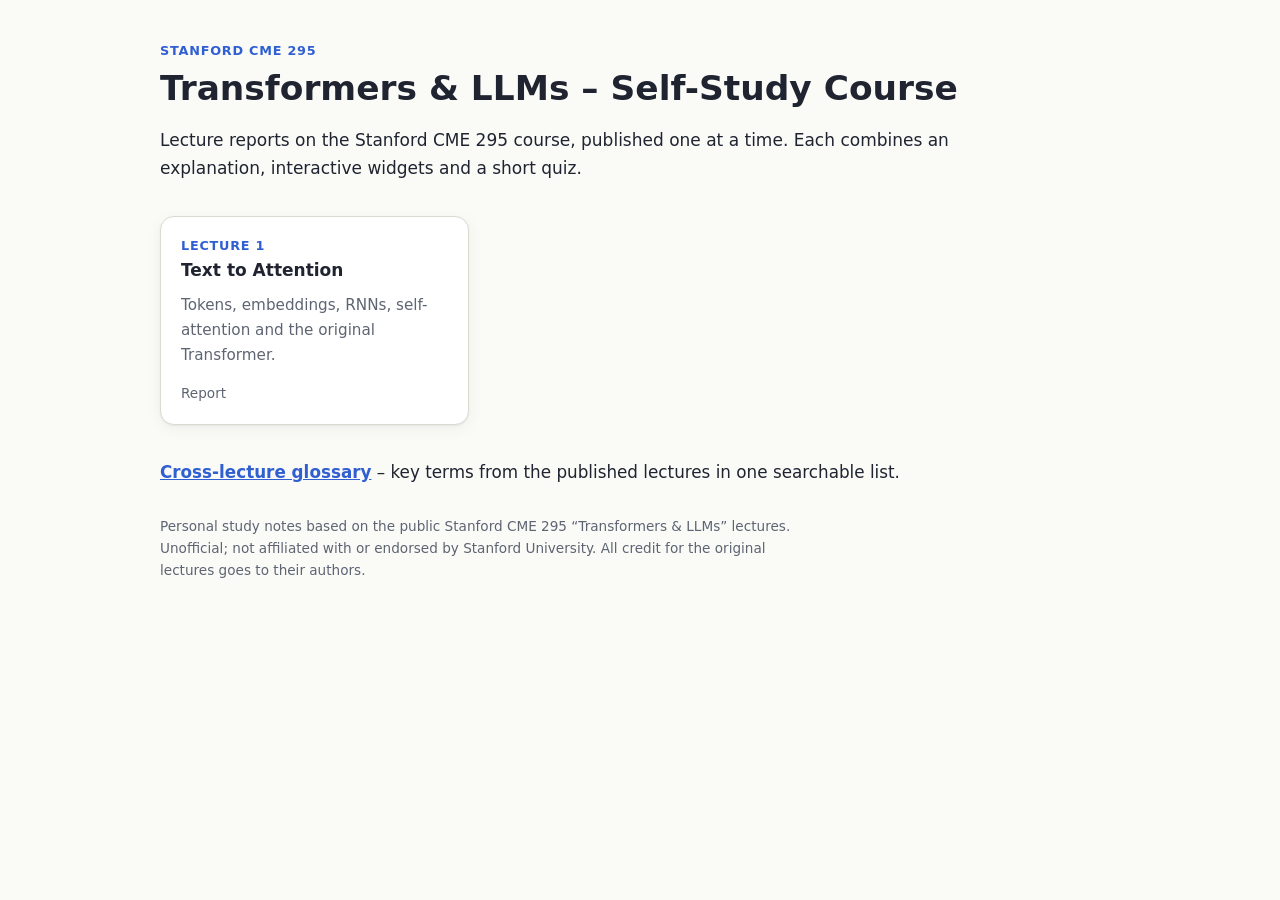
<file: index.html>
<!doctype html>
<html lang="en">
<head>
<link rel="icon" href="data:,">
<meta charset="utf-8">
<meta name="viewport" content="width=device-width, initial-scale=1">
<title>CME 295 – Transformers &amp; LLMs Self-Study</title>
<meta name="description" content="Lecture reports on the Stanford CME 295 Transformers &amp; LLMs course.">
<link rel="stylesheet" href="assets/course.css">
<style>
 main.home{max-width:1000px;margin:0 auto;padding:40px 20px 80px}
 .lecs{display:grid;grid-template-columns:repeat(auto-fill,minmax(280px,1fr));gap:16px}
 a.lec{display:block;color:inherit;text-decoration:none;margin:0}
 a.lec:hover{border-color:var(--accent)}
 a.lec .num{color:var(--accent);font-weight:700;font-size:.8rem;letter-spacing:.06em;text-transform:uppercase}
 a.lec p{color:var(--muted);font-size:.95rem;margin:6px 0 10px}
 a.lec .meta{font-size:.85rem;color:var(--muted)}
</style>
</head>
<body>
<main class="home">
  <header class="hero">
    <div class="kicker">Stanford CME 295</div>
    <h1>Transformers &amp; LLMs – Self-Study Course</h1>
    <p>Lecture reports on the Stanford CME 295 course, published one at a time. Each combines an explanation, interactive widgets and a short quiz.</p>
  </header>
  <div class="lecs">
  <a class="card lec" href="Lecture_1/Lecture_1_report.html">
    <div class="num">Lecture 1</div>
    <div class="cardtitle">Text to Attention</div>
    <p>Tokens, embeddings, RNNs, self-attention and the original Transformer.</p>
    <span class="meta">Report</span>
  </a>
  </div>
  <p style="margin-top:34px;font-size:1.05rem"><a href="glossary.html"><b>Cross-lecture glossary</b></a> – key terms from the published lectures in one searchable list.</p>

  <p style="color:var(--muted);font-size:.85rem;margin-top:28px">Personal study notes based on the public Stanford CME 295 &ldquo;Transformers &amp; LLMs&rdquo; lectures. Unofficial; not affiliated with or endorsed by Stanford University. All credit for the original lectures goes to their authors.</p>
</main>
</body>
</html>
</file>
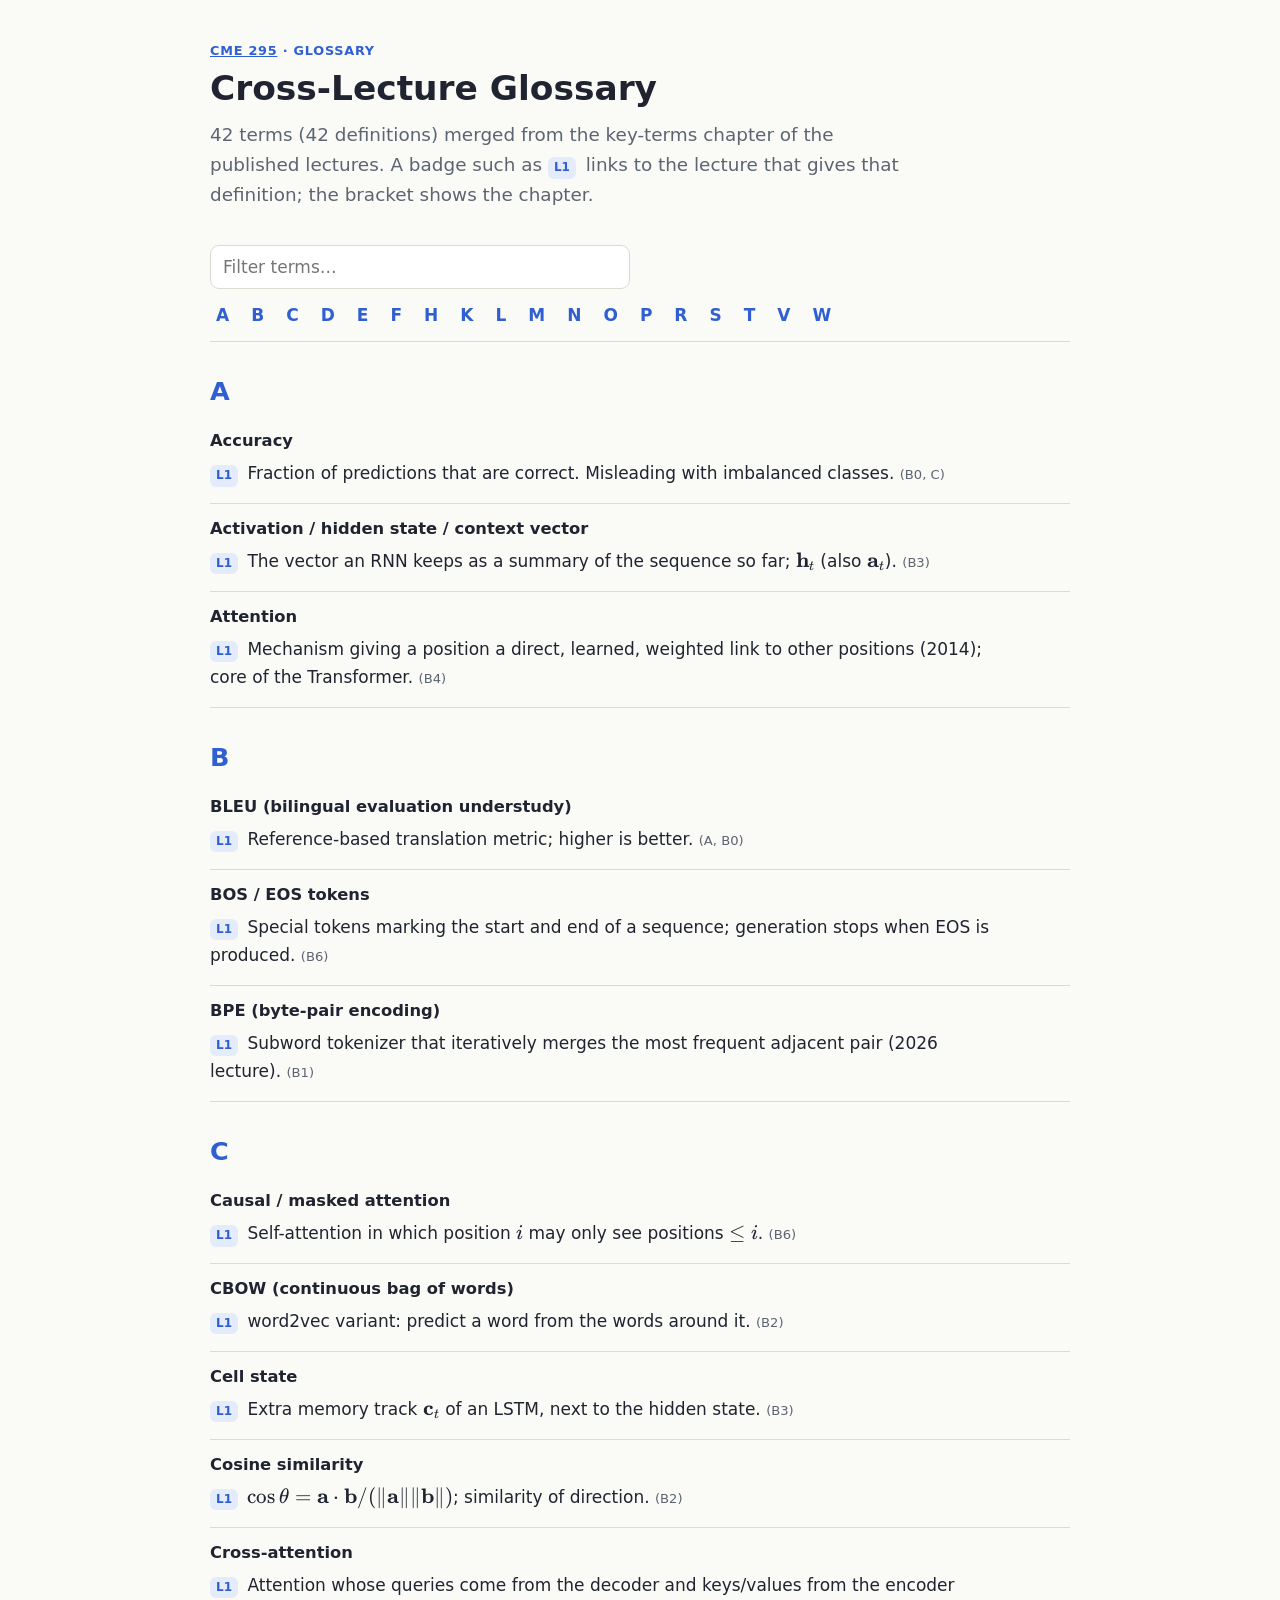
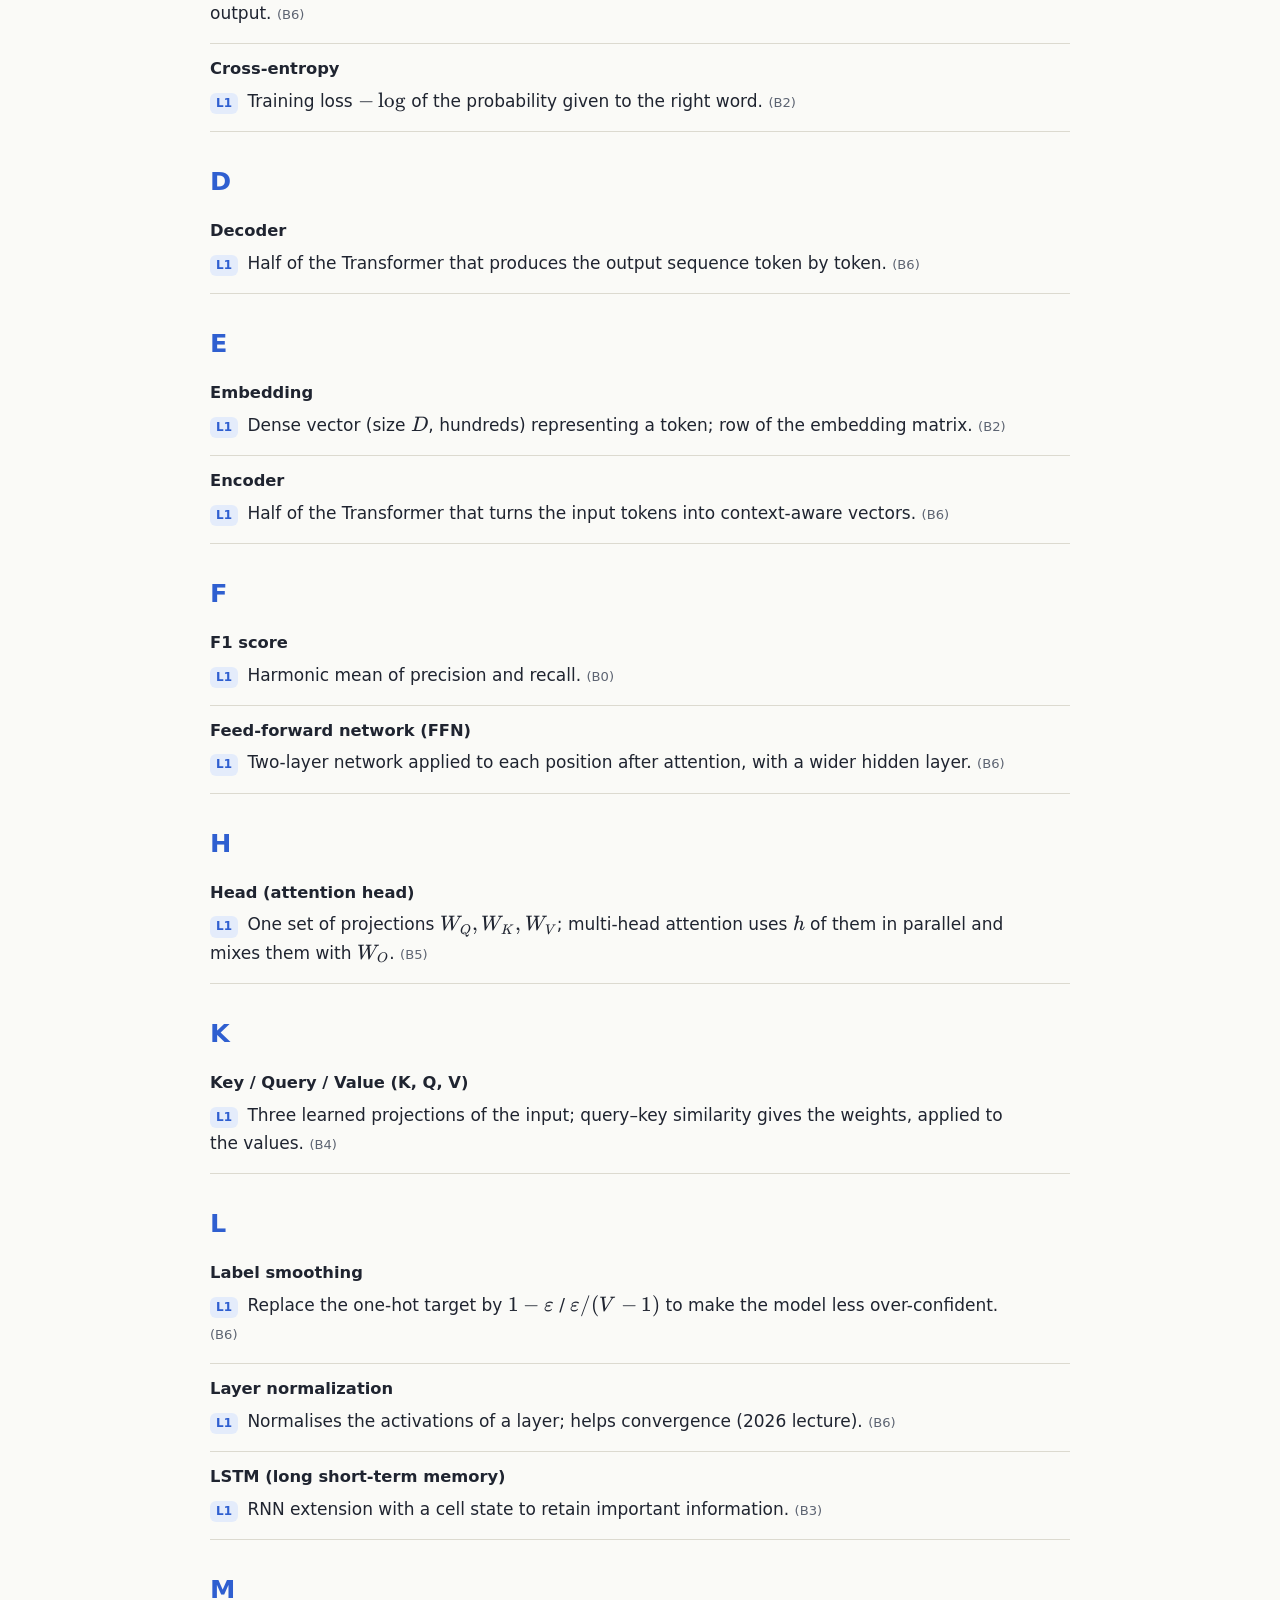
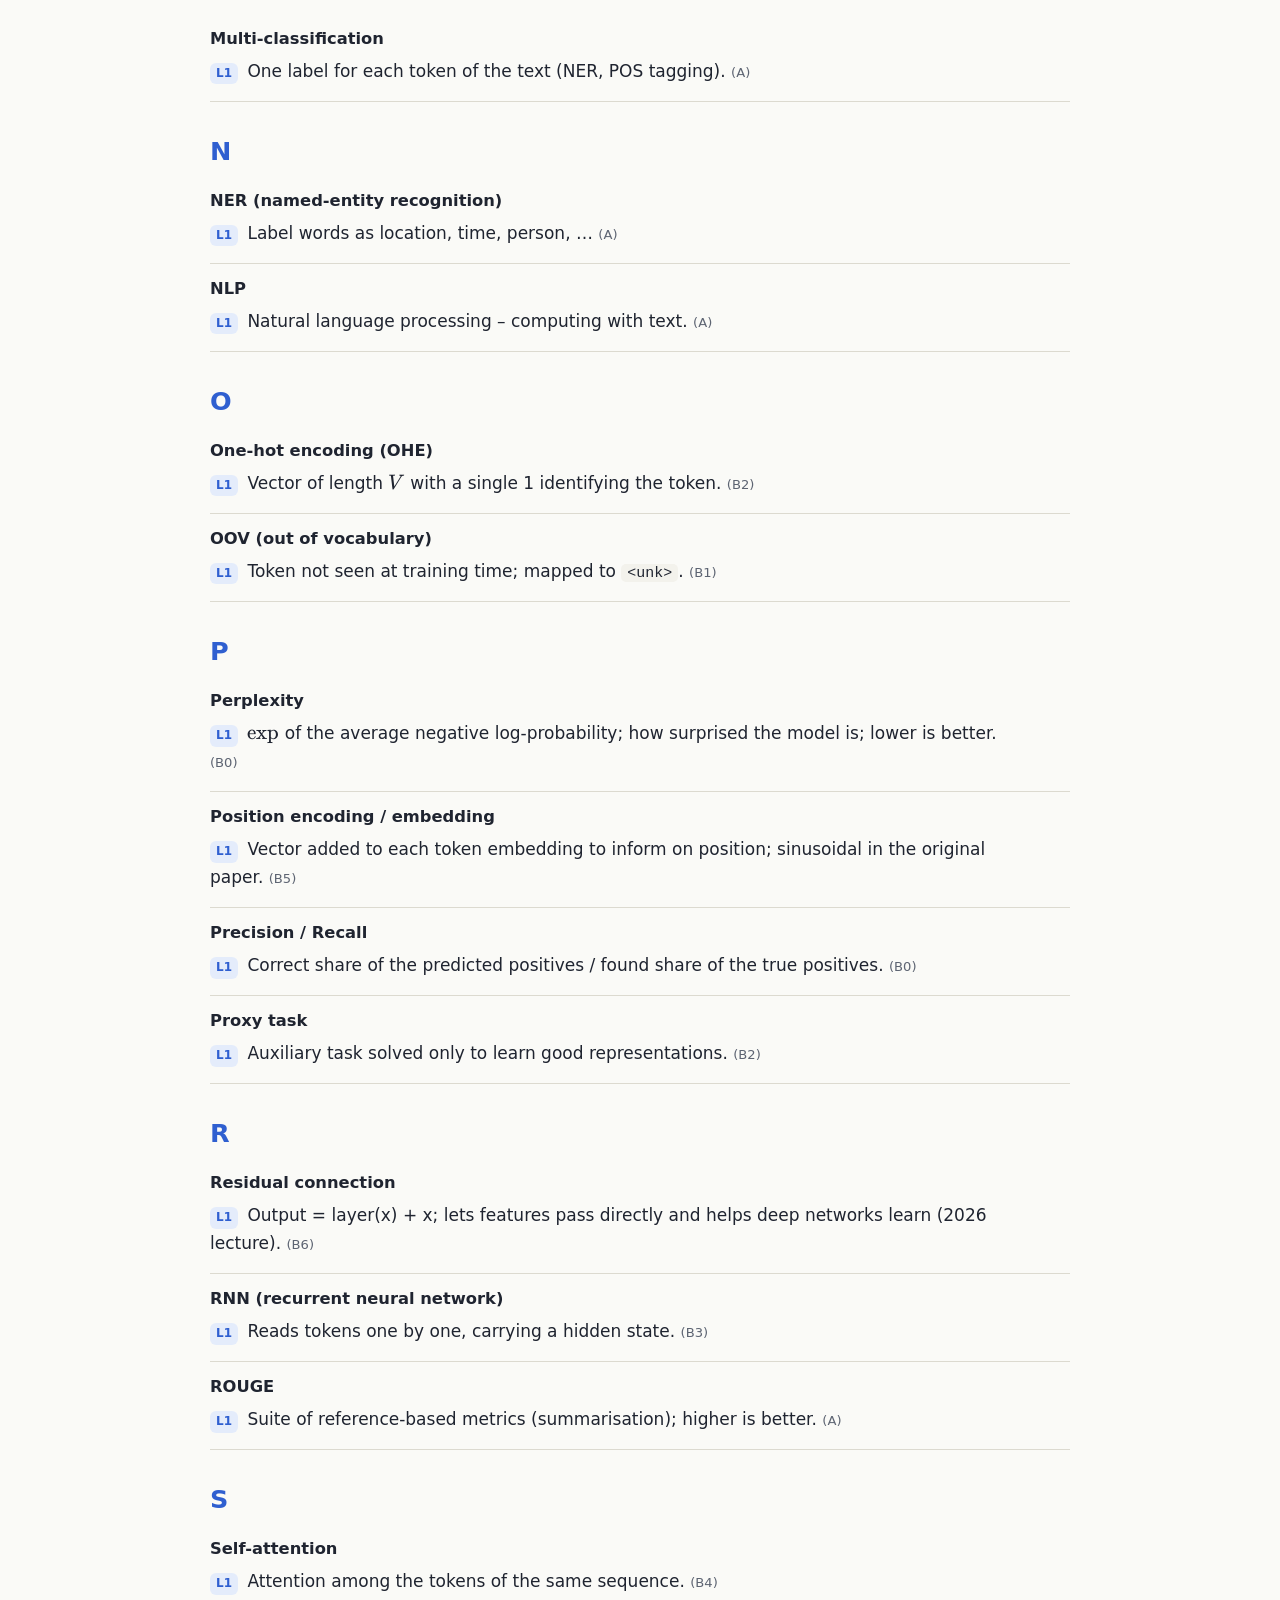
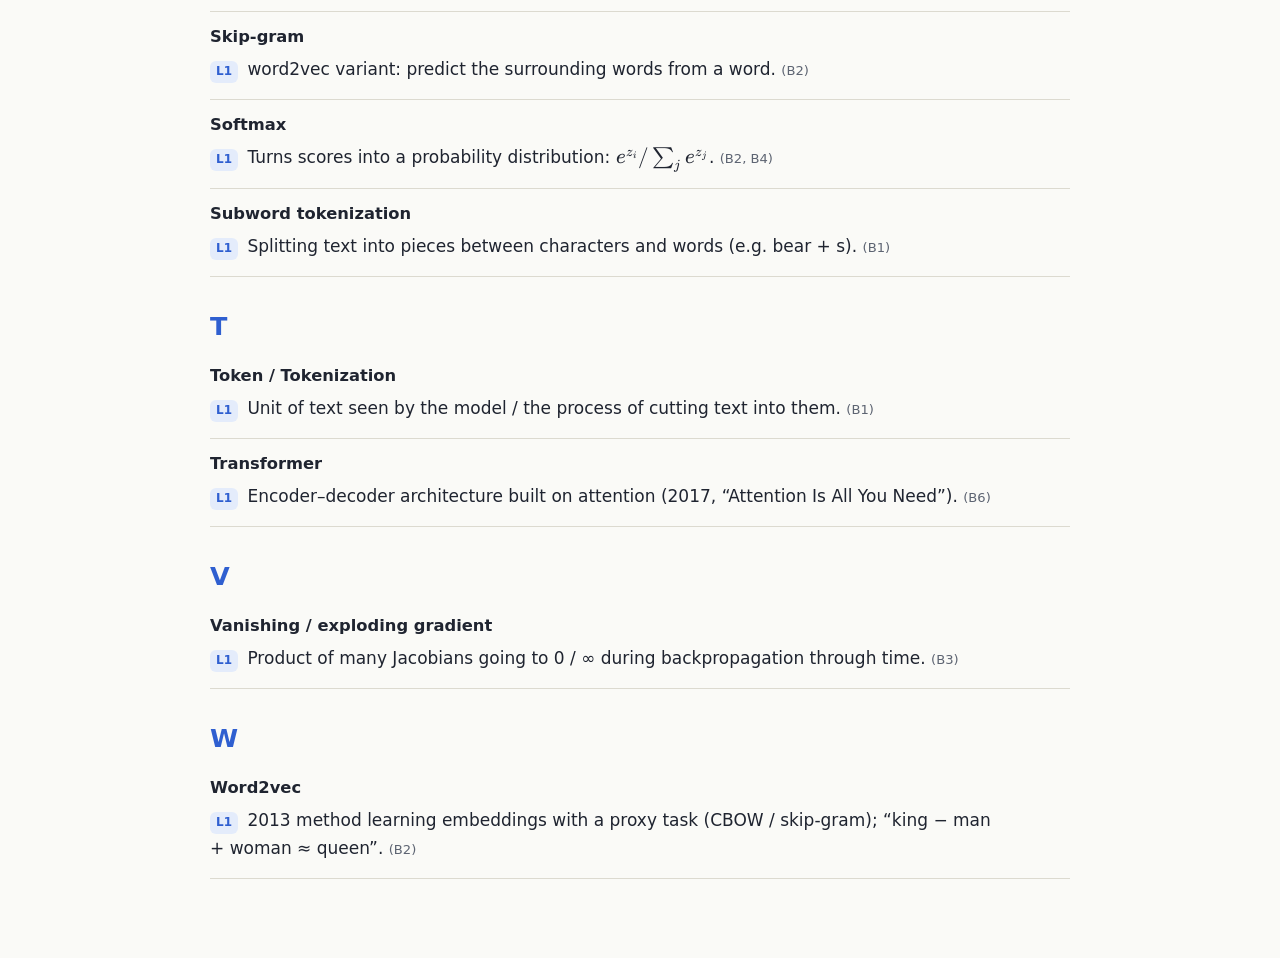
<file: glossary.html>
<!doctype html>
<html lang="en">
<head>
<link rel="icon" href="data:,">
<meta charset="utf-8">
<meta name="viewport" content="width=device-width, initial-scale=1">
<title>CME 295 – Cross-Lecture Glossary</title>
<meta name="description" content="Combined glossary of the key terms from the published CME 295 lecture reports, with the lectures that define each.">
<link rel="stylesheet" href="assets/katex/katex.min.css">
<link rel="stylesheet" href="assets/course.css">
<style>
 main.home{max-width:900px;margin:0 auto;padding:40px 20px 80px}
 .azbar{position:sticky;top:0;z-index:5;background:var(--bg);padding:10px 0;border-bottom:1px solid var(--line);display:flex;flex-wrap:wrap;gap:4px 10px;font-weight:600}
 .azbar a{text-decoration:none;padding:2px 6px;border-radius:6px} .azbar a:hover{background:var(--accent-soft)}
 .gl-letter{margin:28px 0 4px;color:var(--accent)}
 .glossary .term ul{list-style:none;margin:4px 0 0;padding:0}
 .glossary .term li{margin:4px 0}
 a.lecbadge{display:inline-block;min-width:2.2em;text-align:center;font-size:.75rem;font-weight:700;padding:1px 6px;border-radius:6px;background:var(--accent-soft);color:var(--accent);text-decoration:none;margin-right:4px}
</style>
</head>
<body>
<main class="home">
  <header class="hero">
    <div class="kicker"><a href="index.html">CME 295</a> · Glossary</div>
    <h1>Cross-Lecture Glossary</h1>
    <p class="lead">42 terms (42 definitions) merged from the key-terms chapter of the published lectures.
    A badge such as <a class="lecbadge" href="Lecture_1/Lecture_1_report.html#E">L1</a> links to the lecture that gives that definition; the bracket shows the chapter.</p>
  </header>
  <input type="text" id="gloss-filter" placeholder="Filter terms…" style="width:100%;max-width:420px" aria-label="Filter terms">
  <div class="azbar" id="azbar"><a href="#L-A">A</a> <a href="#L-B">B</a> <a href="#L-C">C</a> <a href="#L-D">D</a> <a href="#L-E">E</a> <a href="#L-F">F</a> <a href="#L-H">H</a> <a href="#L-K">K</a> <a href="#L-L">L</a> <a href="#L-M">M</a> <a href="#L-N">N</a> <a href="#L-O">O</a> <a href="#L-P">P</a> <a href="#L-R">R</a> <a href="#L-S">S</a> <a href="#L-T">T</a> <a href="#L-V">V</a> <a href="#L-W">W</a></div>
  <div class="glossary" id="glossary">
<h2 class="gl-letter" id="L-A">A</h2>
<div class="term"><h4>Accuracy</h4><ul><li><a class="lecbadge" href="Lecture_1/Lecture_1_report.html#E" title="Text to Attention">L1</a> <span>Fraction of predictions that are correct. Misleading with imbalanced classes.</span> <span class="where">(B0, C)</span></li></ul></div>
<div class="term"><h4>Activation / hidden state / context vector</h4><ul><li><a class="lecbadge" href="Lecture_1/Lecture_1_report.html#E" title="Text to Attention">L1</a> <span>The vector an RNN keeps as a summary of the sequence so far; $\mathbf h_t$ (also $\mathbf a_t$).</span> <span class="where">(B3)</span></li></ul></div>
<div class="term"><h4>Attention</h4><ul><li><a class="lecbadge" href="Lecture_1/Lecture_1_report.html#E" title="Text to Attention">L1</a> <span>Mechanism giving a position a direct, learned, weighted link to other positions (2014); core of the Transformer.</span> <span class="where">(B4)</span></li></ul></div>
<h2 class="gl-letter" id="L-B">B</h2>
<div class="term"><h4>BLEU (bilingual evaluation understudy)</h4><ul><li><a class="lecbadge" href="Lecture_1/Lecture_1_report.html#E" title="Text to Attention">L1</a> <span>Reference-based translation metric; higher is better.</span> <span class="where">(A, B0)</span></li></ul></div>
<div class="term"><h4>BOS / EOS tokens</h4><ul><li><a class="lecbadge" href="Lecture_1/Lecture_1_report.html#E" title="Text to Attention">L1</a> <span>Special tokens marking the start and end of a sequence; generation stops when EOS is produced.</span> <span class="where">(B6)</span></li></ul></div>
<div class="term"><h4>BPE (byte-pair encoding)</h4><ul><li><a class="lecbadge" href="Lecture_1/Lecture_1_report.html#E" title="Text to Attention">L1</a> <span>Subword tokenizer that iteratively merges the most frequent adjacent pair (2026 lecture).</span> <span class="where">(B1)</span></li></ul></div>
<h2 class="gl-letter" id="L-C">C</h2>
<div class="term"><h4>Causal / masked attention</h4><ul><li><a class="lecbadge" href="Lecture_1/Lecture_1_report.html#E" title="Text to Attention">L1</a> <span>Self-attention in which position $i$ may only see positions $\le i$.</span> <span class="where">(B6)</span></li></ul></div>
<div class="term"><h4>CBOW (continuous bag of words)</h4><ul><li><a class="lecbadge" href="Lecture_1/Lecture_1_report.html#E" title="Text to Attention">L1</a> <span>word2vec variant: predict a word from the words around it.</span> <span class="where">(B2)</span></li></ul></div>
<div class="term"><h4>Cell state</h4><ul><li><a class="lecbadge" href="Lecture_1/Lecture_1_report.html#E" title="Text to Attention">L1</a> <span>Extra memory track $\mathbf c_t$ of an LSTM, next to the hidden state.</span> <span class="where">(B3)</span></li></ul></div>
<div class="term"><h4>Cosine similarity</h4><ul><li><a class="lecbadge" href="Lecture_1/Lecture_1_report.html#E" title="Text to Attention">L1</a> <span>$\cos\theta=\mathbf a\cdot\mathbf b/(\lVert\mathbf a\rVert\lVert\mathbf b\rVert)$; similarity of direction.</span> <span class="where">(B2)</span></li></ul></div>
<div class="term"><h4>Cross-attention</h4><ul><li><a class="lecbadge" href="Lecture_1/Lecture_1_report.html#E" title="Text to Attention">L1</a> <span>Attention whose queries come from the decoder and keys/values from the encoder output.</span> <span class="where">(B6)</span></li></ul></div>
<div class="term"><h4>Cross-entropy</h4><ul><li><a class="lecbadge" href="Lecture_1/Lecture_1_report.html#E" title="Text to Attention">L1</a> <span>Training loss $-\log$ of the probability given to the right word.</span> <span class="where">(B2)</span></li></ul></div>
<h2 class="gl-letter" id="L-D">D</h2>
<div class="term"><h4>Decoder</h4><ul><li><a class="lecbadge" href="Lecture_1/Lecture_1_report.html#E" title="Text to Attention">L1</a> <span>Half of the Transformer that produces the output sequence token by token.</span> <span class="where">(B6)</span></li></ul></div>
<h2 class="gl-letter" id="L-E">E</h2>
<div class="term"><h4>Embedding</h4><ul><li><a class="lecbadge" href="Lecture_1/Lecture_1_report.html#E" title="Text to Attention">L1</a> <span>Dense vector (size $D$, hundreds) representing a token; row of the embedding matrix.</span> <span class="where">(B2)</span></li></ul></div>
<div class="term"><h4>Encoder</h4><ul><li><a class="lecbadge" href="Lecture_1/Lecture_1_report.html#E" title="Text to Attention">L1</a> <span>Half of the Transformer that turns the input tokens into context-aware vectors.</span> <span class="where">(B6)</span></li></ul></div>
<h2 class="gl-letter" id="L-F">F</h2>
<div class="term"><h4>F1 score</h4><ul><li><a class="lecbadge" href="Lecture_1/Lecture_1_report.html#E" title="Text to Attention">L1</a> <span>Harmonic mean of precision and recall.</span> <span class="where">(B0)</span></li></ul></div>
<div class="term"><h4>Feed-forward network (FFN)</h4><ul><li><a class="lecbadge" href="Lecture_1/Lecture_1_report.html#E" title="Text to Attention">L1</a> <span>Two-layer network applied to each position after attention, with a wider hidden layer.</span> <span class="where">(B6)</span></li></ul></div>
<h2 class="gl-letter" id="L-H">H</h2>
<div class="term"><h4>Head (attention head)</h4><ul><li><a class="lecbadge" href="Lecture_1/Lecture_1_report.html#E" title="Text to Attention">L1</a> <span>One set of projections $W_Q,W_K,W_V$; multi-head attention uses $h$ of them in parallel and mixes them with $W_O$.</span> <span class="where">(B5)</span></li></ul></div>
<h2 class="gl-letter" id="L-K">K</h2>
<div class="term"><h4>Key / Query / Value (K, Q, V)</h4><ul><li><a class="lecbadge" href="Lecture_1/Lecture_1_report.html#E" title="Text to Attention">L1</a> <span>Three learned projections of the input; query–key similarity gives the weights, applied to the values.</span> <span class="where">(B4)</span></li></ul></div>
<h2 class="gl-letter" id="L-L">L</h2>
<div class="term"><h4>Label smoothing</h4><ul><li><a class="lecbadge" href="Lecture_1/Lecture_1_report.html#E" title="Text to Attention">L1</a> <span>Replace the one-hot target by $1-\varepsilon$ / $\varepsilon/(V-1)$ to make the model less over-confident.</span> <span class="where">(B6)</span></li></ul></div>
<div class="term"><h4>Layer normalization</h4><ul><li><a class="lecbadge" href="Lecture_1/Lecture_1_report.html#E" title="Text to Attention">L1</a> <span>Normalises the activations of a layer; helps convergence (2026 lecture).</span> <span class="where">(B6)</span></li></ul></div>
<div class="term"><h4>LSTM (long short-term memory)</h4><ul><li><a class="lecbadge" href="Lecture_1/Lecture_1_report.html#E" title="Text to Attention">L1</a> <span>RNN extension with a cell state to retain important information.</span> <span class="where">(B3)</span></li></ul></div>
<h2 class="gl-letter" id="L-M">M</h2>
<div class="term"><h4>Multi-classification</h4><ul><li><a class="lecbadge" href="Lecture_1/Lecture_1_report.html#E" title="Text to Attention">L1</a> <span>One label for each token of the text (NER, POS tagging).</span> <span class="where">(A)</span></li></ul></div>
<h2 class="gl-letter" id="L-N">N</h2>
<div class="term"><h4>NER (named-entity recognition)</h4><ul><li><a class="lecbadge" href="Lecture_1/Lecture_1_report.html#E" title="Text to Attention">L1</a> <span>Label words as location, time, person, …</span> <span class="where">(A)</span></li></ul></div>
<div class="term"><h4>NLP</h4><ul><li><a class="lecbadge" href="Lecture_1/Lecture_1_report.html#E" title="Text to Attention">L1</a> <span>Natural language processing – computing with text.</span> <span class="where">(A)</span></li></ul></div>
<h2 class="gl-letter" id="L-O">O</h2>
<div class="term"><h4>One-hot encoding (OHE)</h4><ul><li><a class="lecbadge" href="Lecture_1/Lecture_1_report.html#E" title="Text to Attention">L1</a> <span>Vector of length $V$ with a single 1 identifying the token.</span> <span class="where">(B2)</span></li></ul></div>
<div class="term"><h4>OOV (out of vocabulary)</h4><ul><li><a class="lecbadge" href="Lecture_1/Lecture_1_report.html#E" title="Text to Attention">L1</a> <span>Token not seen at training time; mapped to <code>&lt;unk&gt;</code>.</span> <span class="where">(B1)</span></li></ul></div>
<h2 class="gl-letter" id="L-P">P</h2>
<div class="term"><h4>Perplexity</h4><ul><li><a class="lecbadge" href="Lecture_1/Lecture_1_report.html#E" title="Text to Attention">L1</a> <span>$\exp$ of the average negative log-probability; how surprised the model is; lower is better.</span> <span class="where">(B0)</span></li></ul></div>
<div class="term"><h4>Position encoding / embedding</h4><ul><li><a class="lecbadge" href="Lecture_1/Lecture_1_report.html#E" title="Text to Attention">L1</a> <span>Vector added to each token embedding to inform on position; sinusoidal in the original paper.</span> <span class="where">(B5)</span></li></ul></div>
<div class="term"><h4>Precision / Recall</h4><ul><li><a class="lecbadge" href="Lecture_1/Lecture_1_report.html#E" title="Text to Attention">L1</a> <span>Correct share of the predicted positives / found share of the true positives.</span> <span class="where">(B0)</span></li></ul></div>
<div class="term"><h4>Proxy task</h4><ul><li><a class="lecbadge" href="Lecture_1/Lecture_1_report.html#E" title="Text to Attention">L1</a> <span>Auxiliary task solved only to learn good representations.</span> <span class="where">(B2)</span></li></ul></div>
<h2 class="gl-letter" id="L-R">R</h2>
<div class="term"><h4>Residual connection</h4><ul><li><a class="lecbadge" href="Lecture_1/Lecture_1_report.html#E" title="Text to Attention">L1</a> <span>Output = layer(x) + x; lets features pass directly and helps deep networks learn (2026 lecture).</span> <span class="where">(B6)</span></li></ul></div>
<div class="term"><h4>RNN (recurrent neural network)</h4><ul><li><a class="lecbadge" href="Lecture_1/Lecture_1_report.html#E" title="Text to Attention">L1</a> <span>Reads tokens one by one, carrying a hidden state.</span> <span class="where">(B3)</span></li></ul></div>
<div class="term"><h4>ROUGE</h4><ul><li><a class="lecbadge" href="Lecture_1/Lecture_1_report.html#E" title="Text to Attention">L1</a> <span>Suite of reference-based metrics (summarisation); higher is better.</span> <span class="where">(A)</span></li></ul></div>
<h2 class="gl-letter" id="L-S">S</h2>
<div class="term"><h4>Self-attention</h4><ul><li><a class="lecbadge" href="Lecture_1/Lecture_1_report.html#E" title="Text to Attention">L1</a> <span>Attention among the tokens of the same sequence.</span> <span class="where">(B4)</span></li></ul></div>
<div class="term"><h4>Skip-gram</h4><ul><li><a class="lecbadge" href="Lecture_1/Lecture_1_report.html#E" title="Text to Attention">L1</a> <span>word2vec variant: predict the surrounding words from a word.</span> <span class="where">(B2)</span></li></ul></div>
<div class="term"><h4>Softmax</h4><ul><li><a class="lecbadge" href="Lecture_1/Lecture_1_report.html#E" title="Text to Attention">L1</a> <span>Turns scores into a probability distribution: $e^{z_i}/\sum_j e^{z_j}$.</span> <span class="where">(B2, B4)</span></li></ul></div>
<div class="term"><h4>Subword tokenization</h4><ul><li><a class="lecbadge" href="Lecture_1/Lecture_1_report.html#E" title="Text to Attention">L1</a> <span>Splitting text into pieces between characters and words (e.g. bear + s).</span> <span class="where">(B1)</span></li></ul></div>
<h2 class="gl-letter" id="L-T">T</h2>
<div class="term"><h4>Token / Tokenization</h4><ul><li><a class="lecbadge" href="Lecture_1/Lecture_1_report.html#E" title="Text to Attention">L1</a> <span>Unit of text seen by the model / the process of cutting text into them.</span> <span class="where">(B1)</span></li></ul></div>
<div class="term"><h4>Transformer</h4><ul><li><a class="lecbadge" href="Lecture_1/Lecture_1_report.html#E" title="Text to Attention">L1</a> <span>Encoder–decoder architecture built on attention (2017, “Attention Is All You Need”).</span> <span class="where">(B6)</span></li></ul></div>
<h2 class="gl-letter" id="L-V">V</h2>
<div class="term"><h4>Vanishing / exploding gradient</h4><ul><li><a class="lecbadge" href="Lecture_1/Lecture_1_report.html#E" title="Text to Attention">L1</a> <span>Product of many Jacobians going to 0 / ∞ during backpropagation through time.</span> <span class="where">(B3)</span></li></ul></div>
<h2 class="gl-letter" id="L-W">W</h2>
<div class="term"><h4>Word2vec</h4><ul><li><a class="lecbadge" href="Lecture_1/Lecture_1_report.html#E" title="Text to Attention">L1</a> <span>2013 method learning embeddings with a proxy task (CBOW / skip-gram); “king − man + woman ≈ queen”.</span> <span class="where">(B2)</span></li></ul></div>
  </div>
</main>
<script src="assets/katex/katex.min.js"></script>
<script src="assets/katex/auto-render.min.js"></script>
<script src="assets/course.js"></script>
<script>
window.addEventListener('DOMContentLoaded', function(){
  CourseUI.renderMath(document.body);
  var f = document.getElementById('gloss-filter');
  f.addEventListener('input', function(){
    var v = f.value.toLowerCase(), shown = {};
    document.querySelectorAll('.glossary .term').forEach(function(t){ t.dataset.hit = t.textContent.toLowerCase().includes(v) ? '1' : ''; });
    document.querySelectorAll('.glossary > *').forEach(function(el){
      if (el.classList.contains('gl-letter')) { var n = el.nextElementSibling, any = false;
        while (n && !n.classList.contains('gl-letter')) { if (n.dataset.hit) any = true; n = n.nextElementSibling; }
        el.style.display = any ? '' : 'none'; }
      else el.style.display = el.dataset.hit ? '' : 'none';
    });
  }, true);
});
</script>
</body>
</html>
</file>
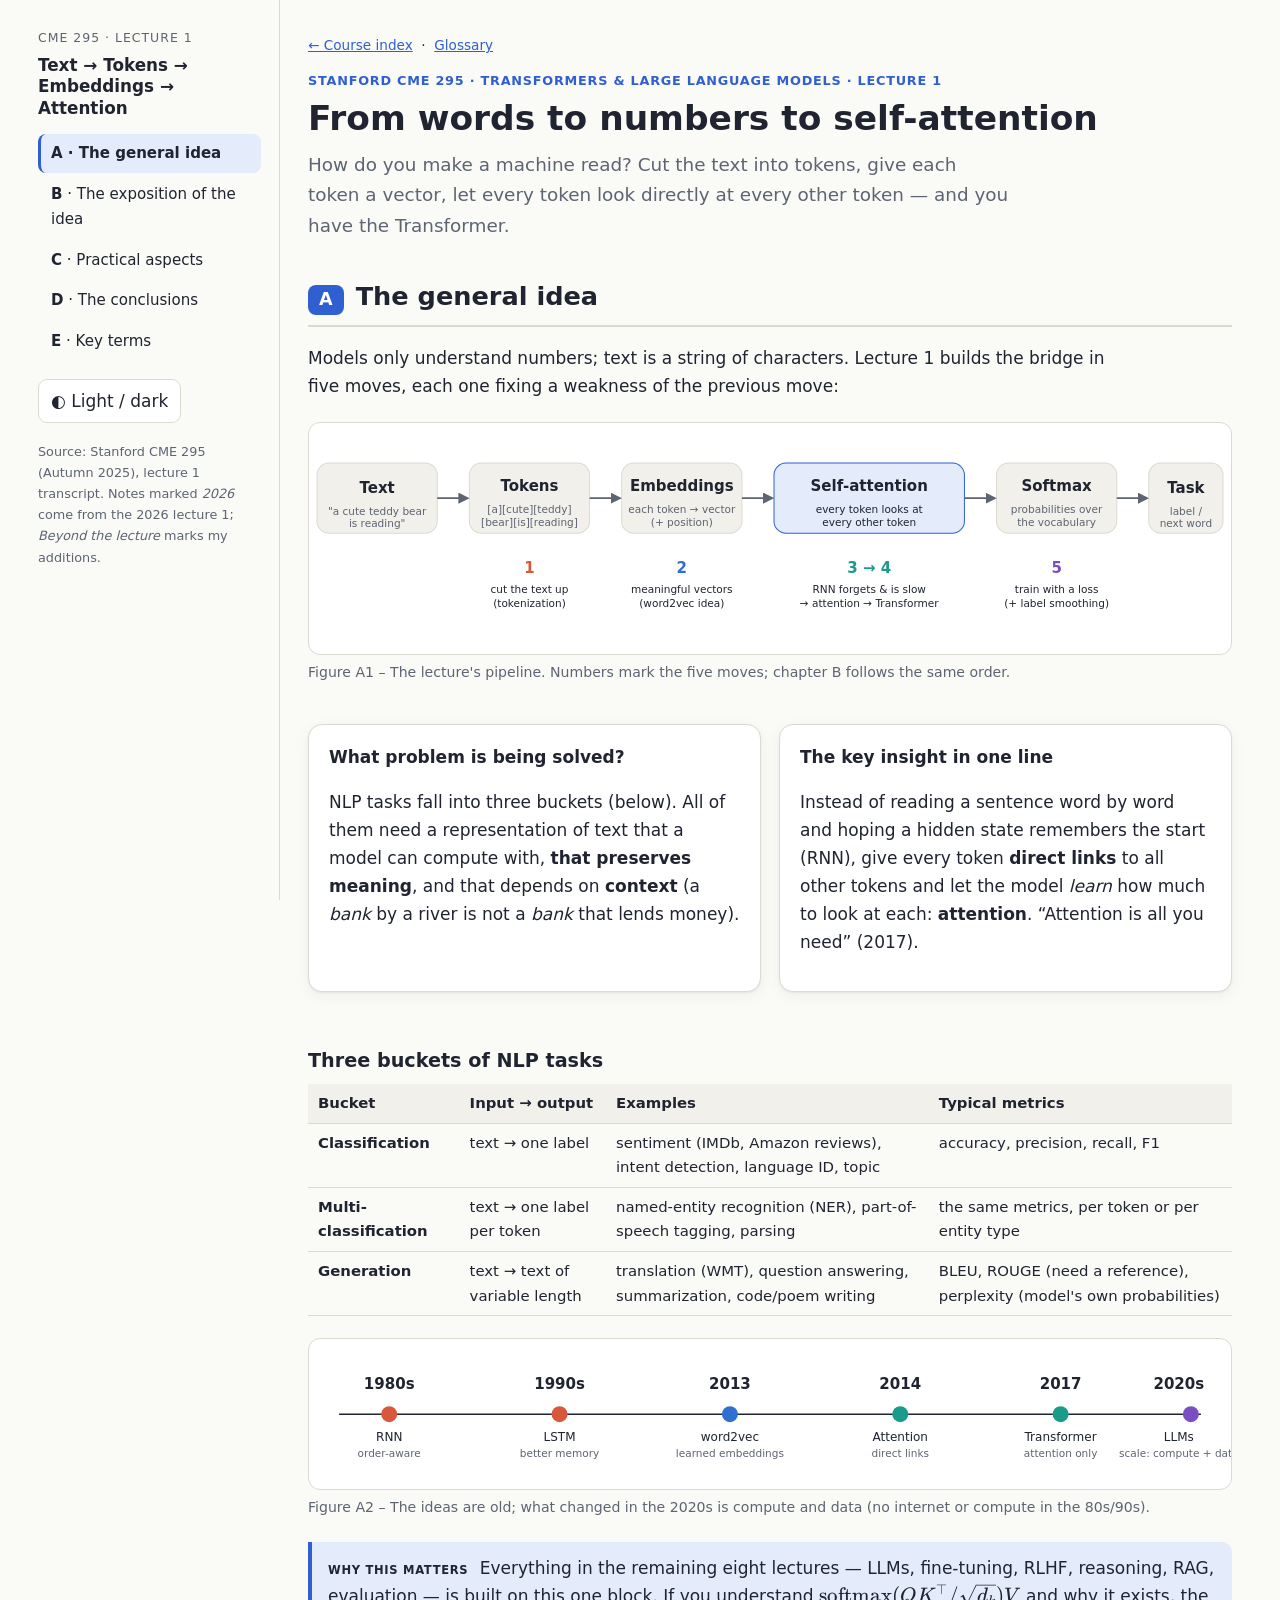
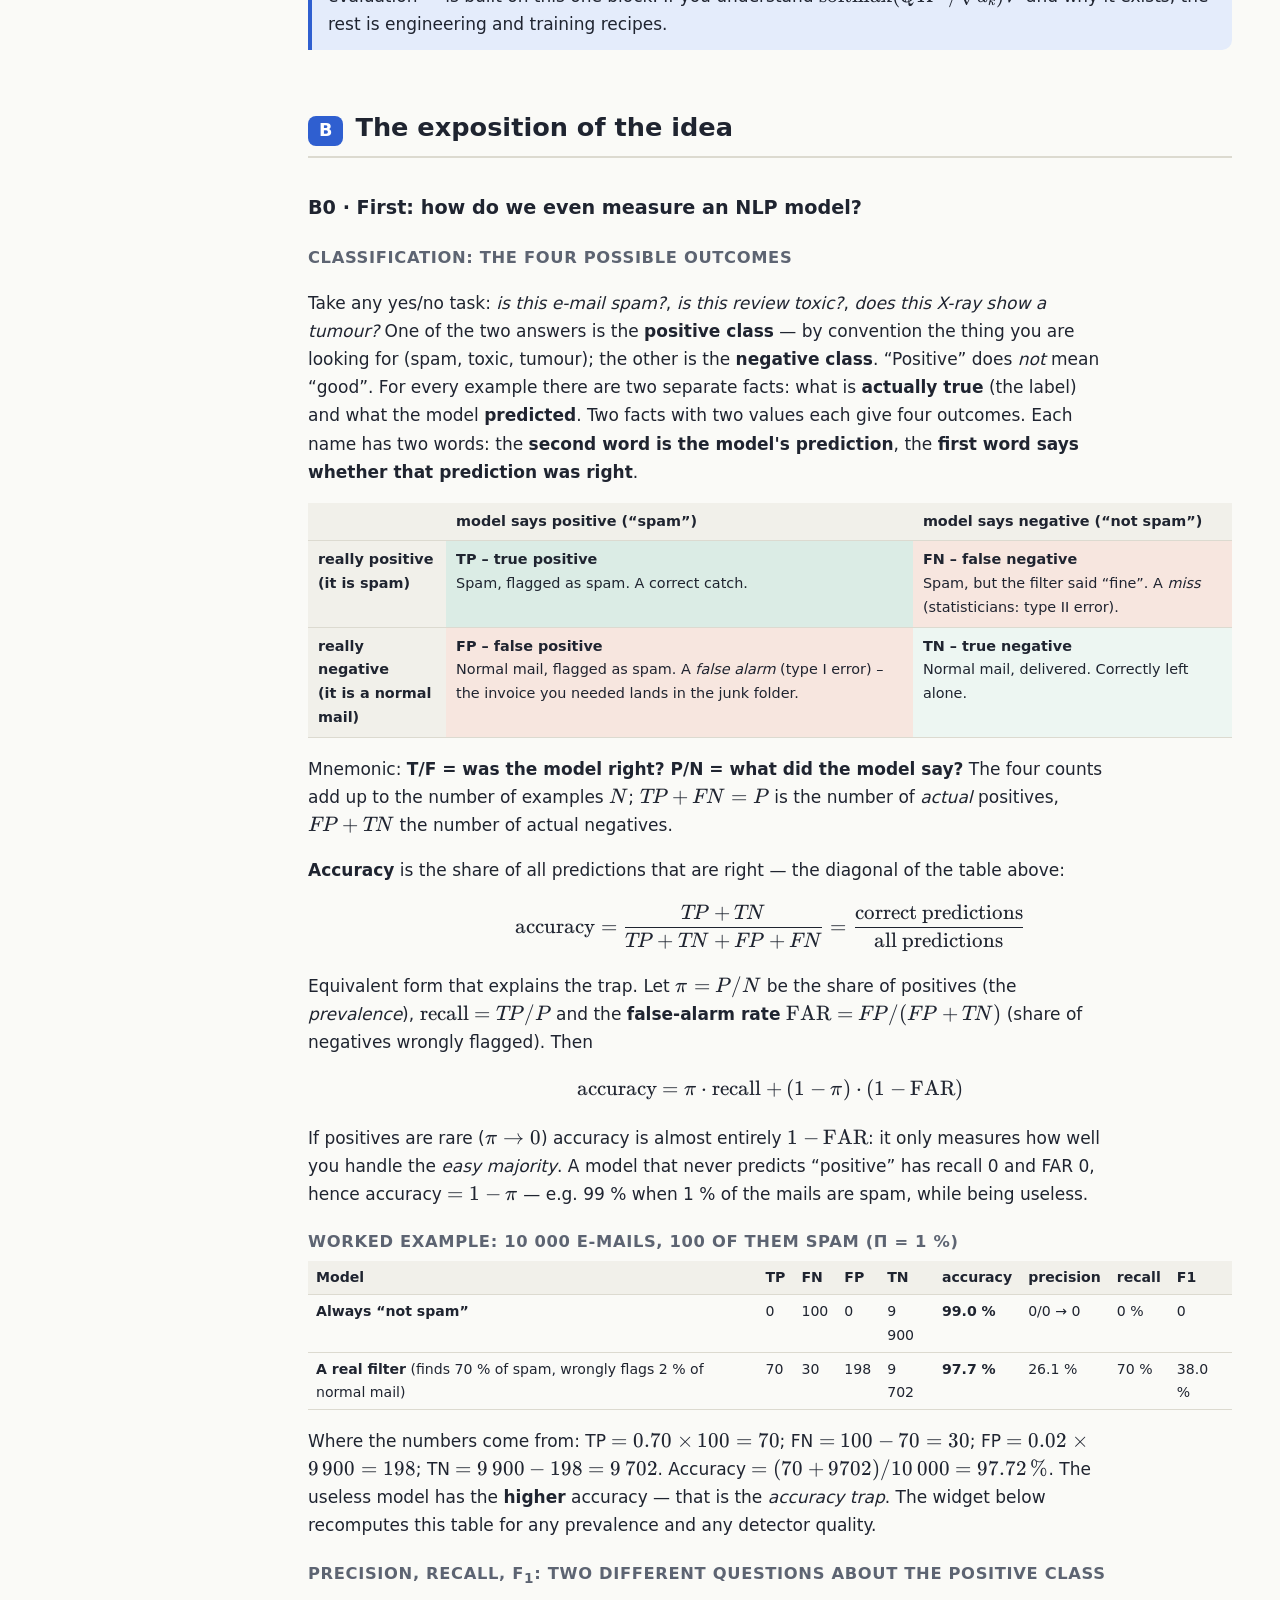
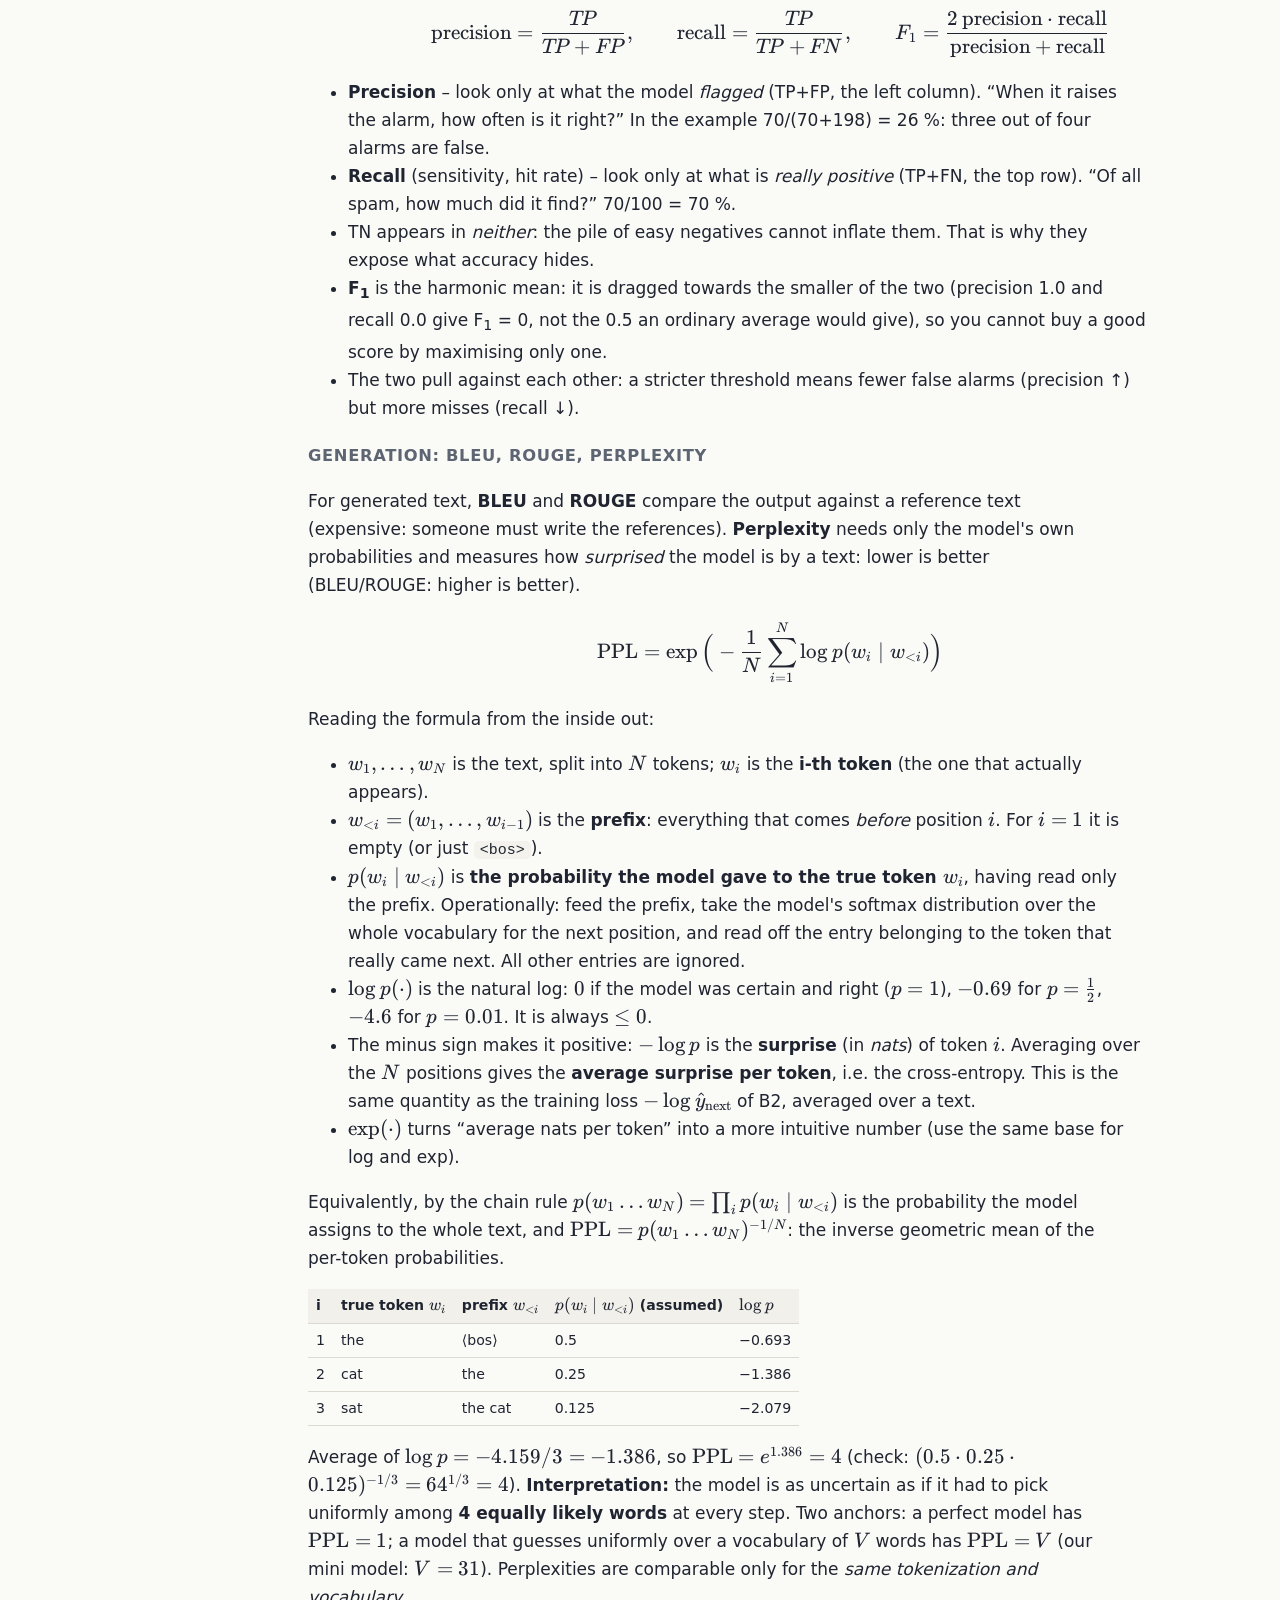
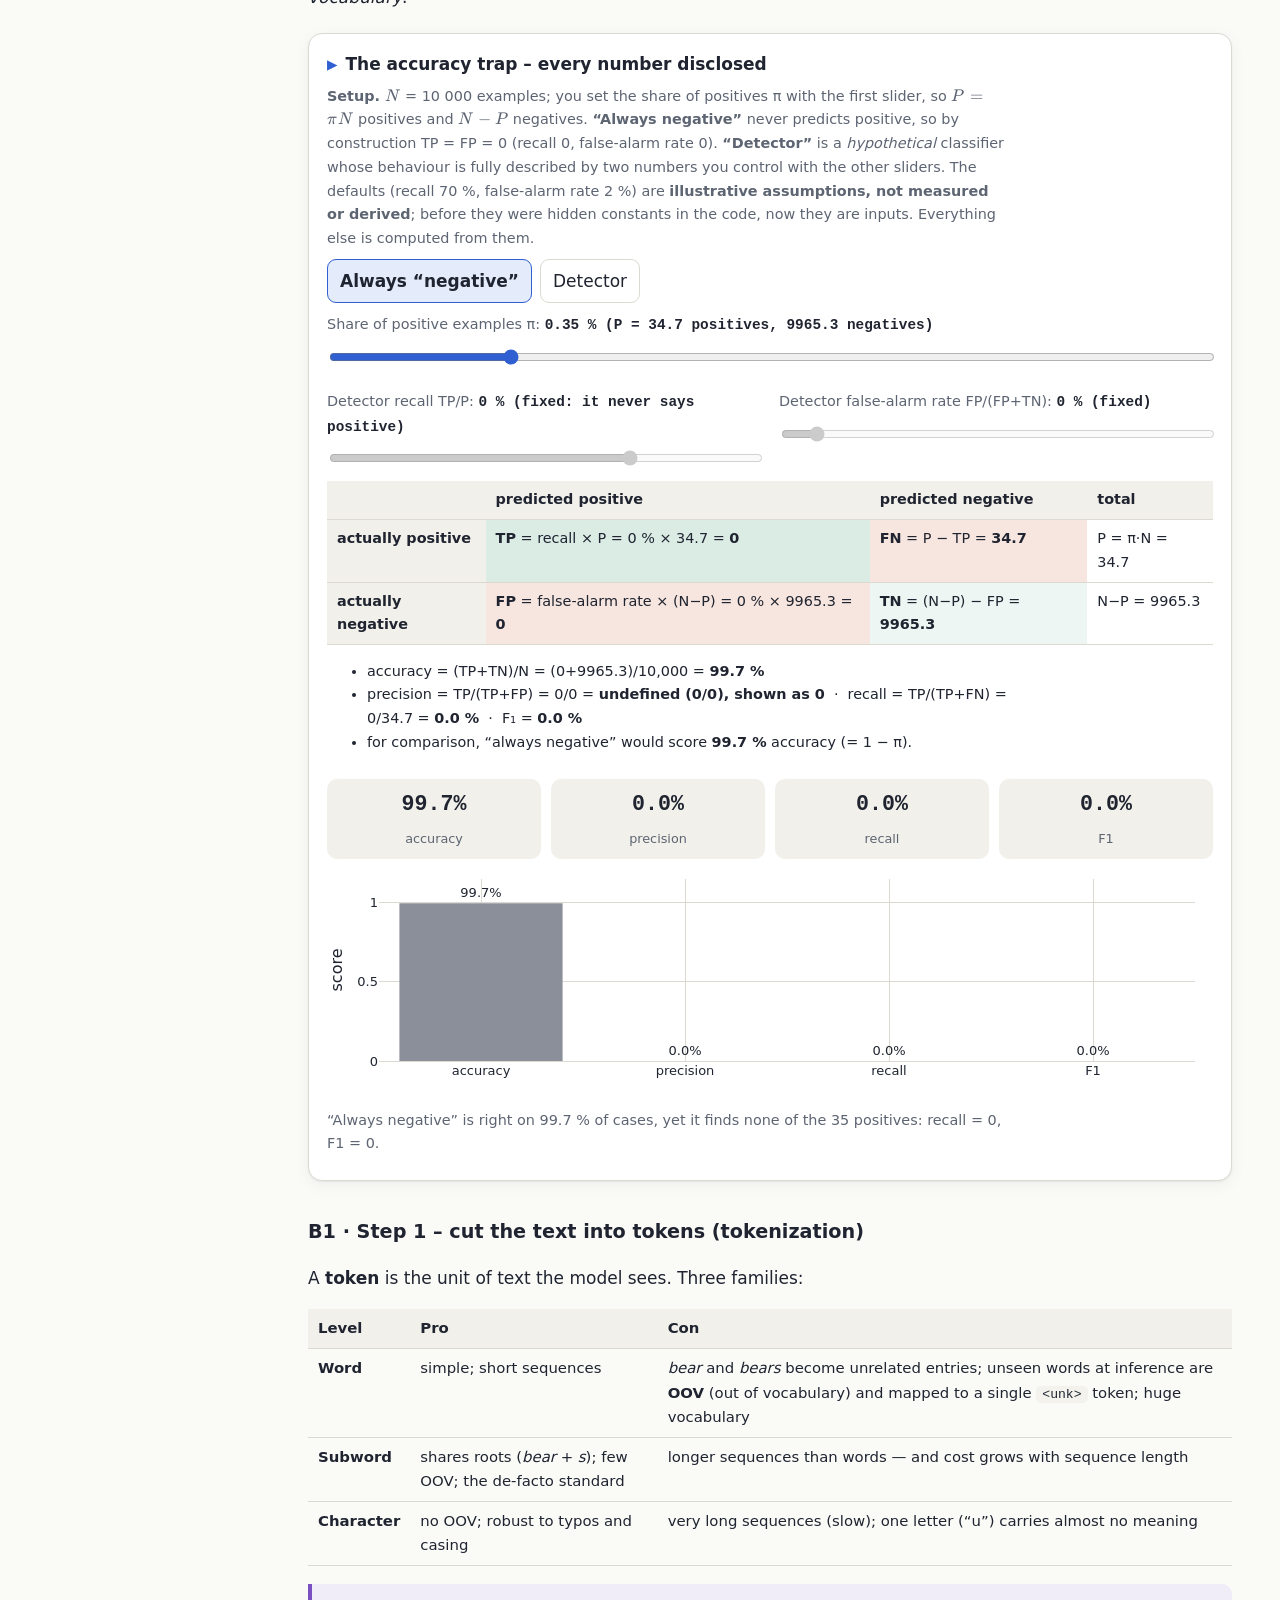
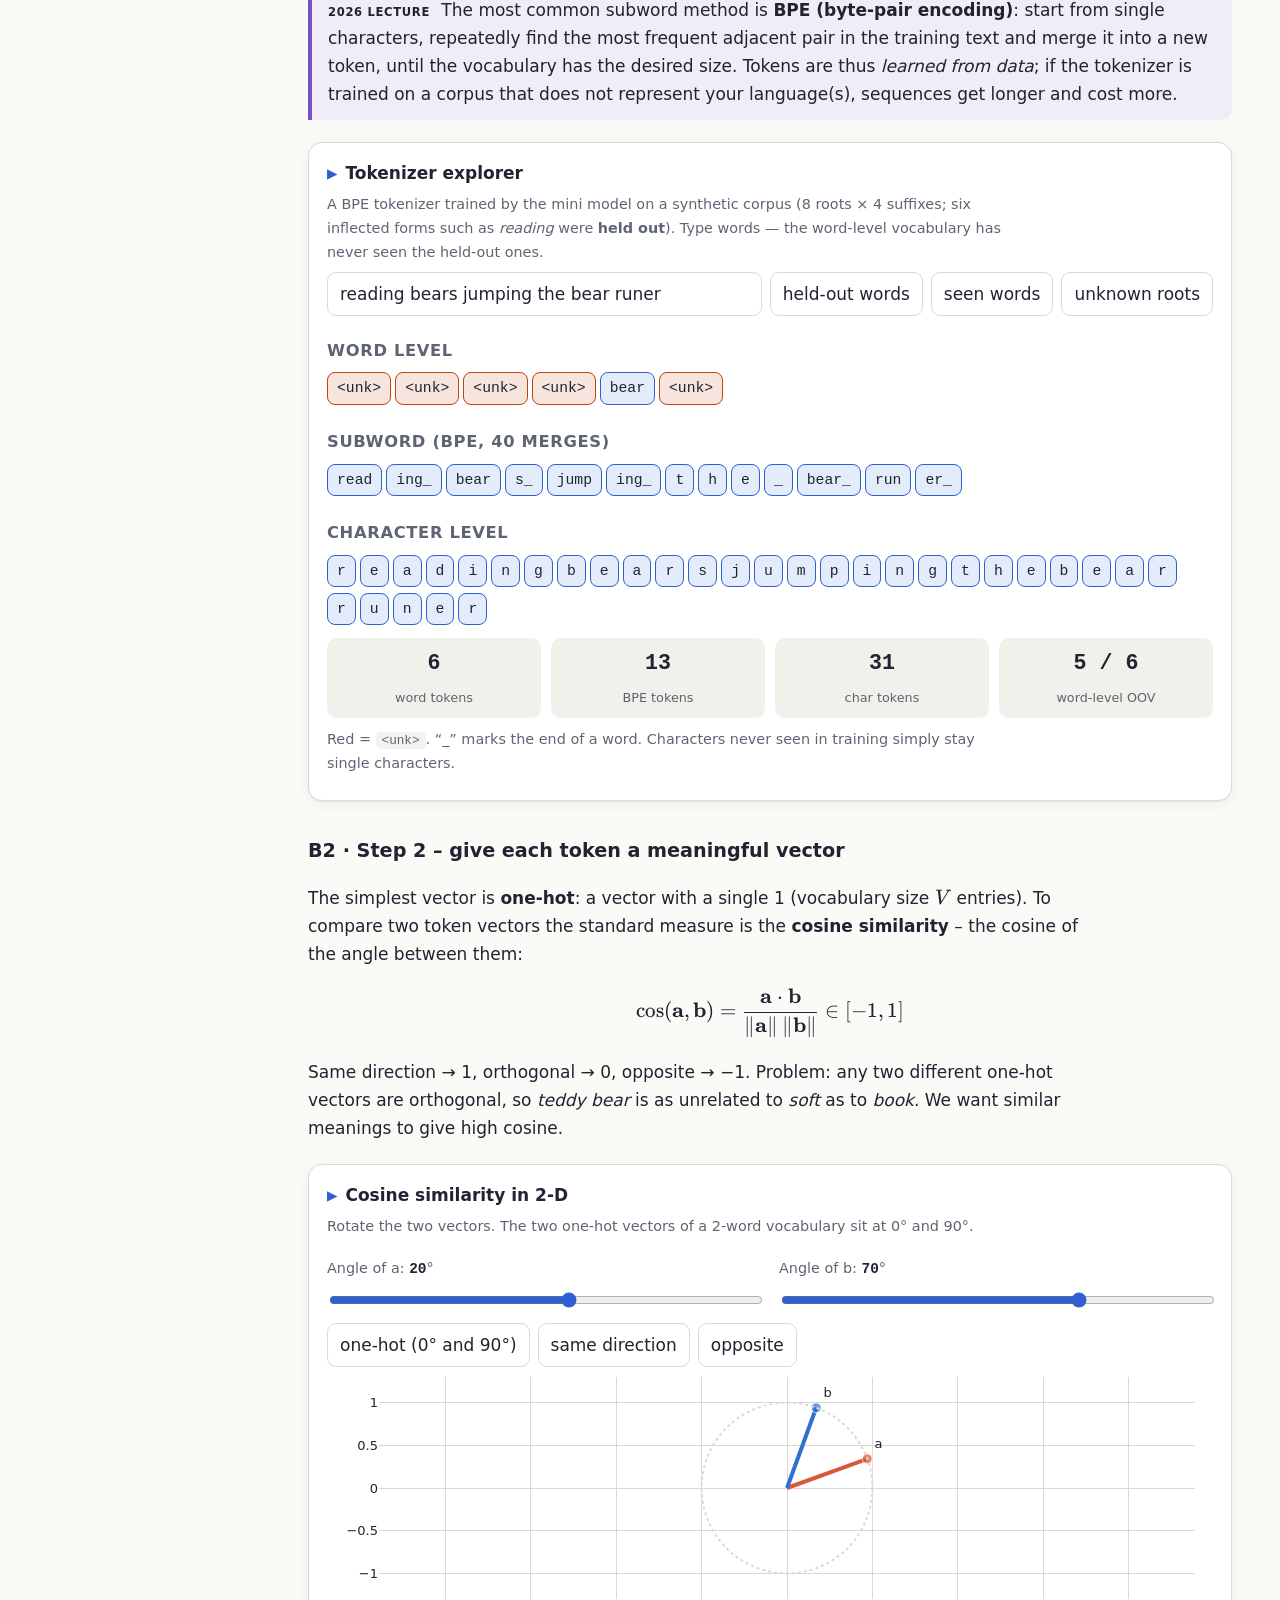
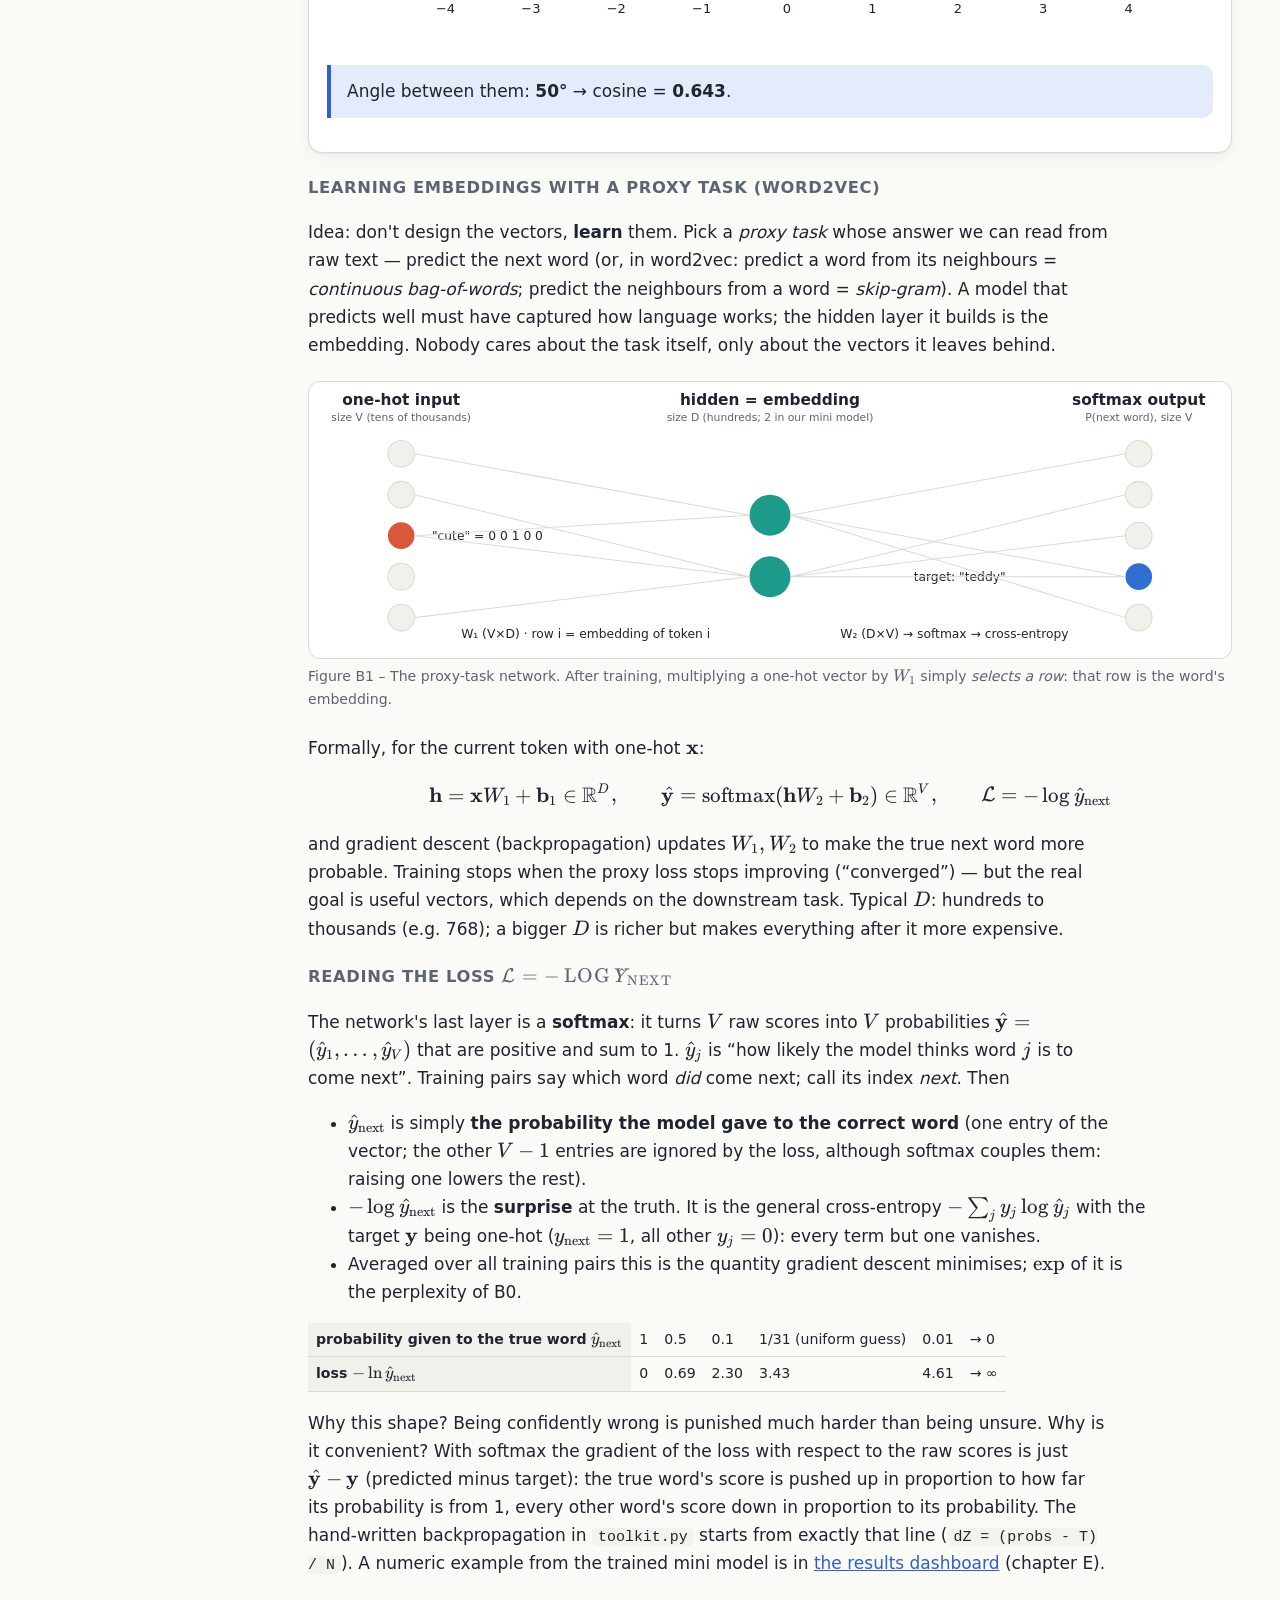
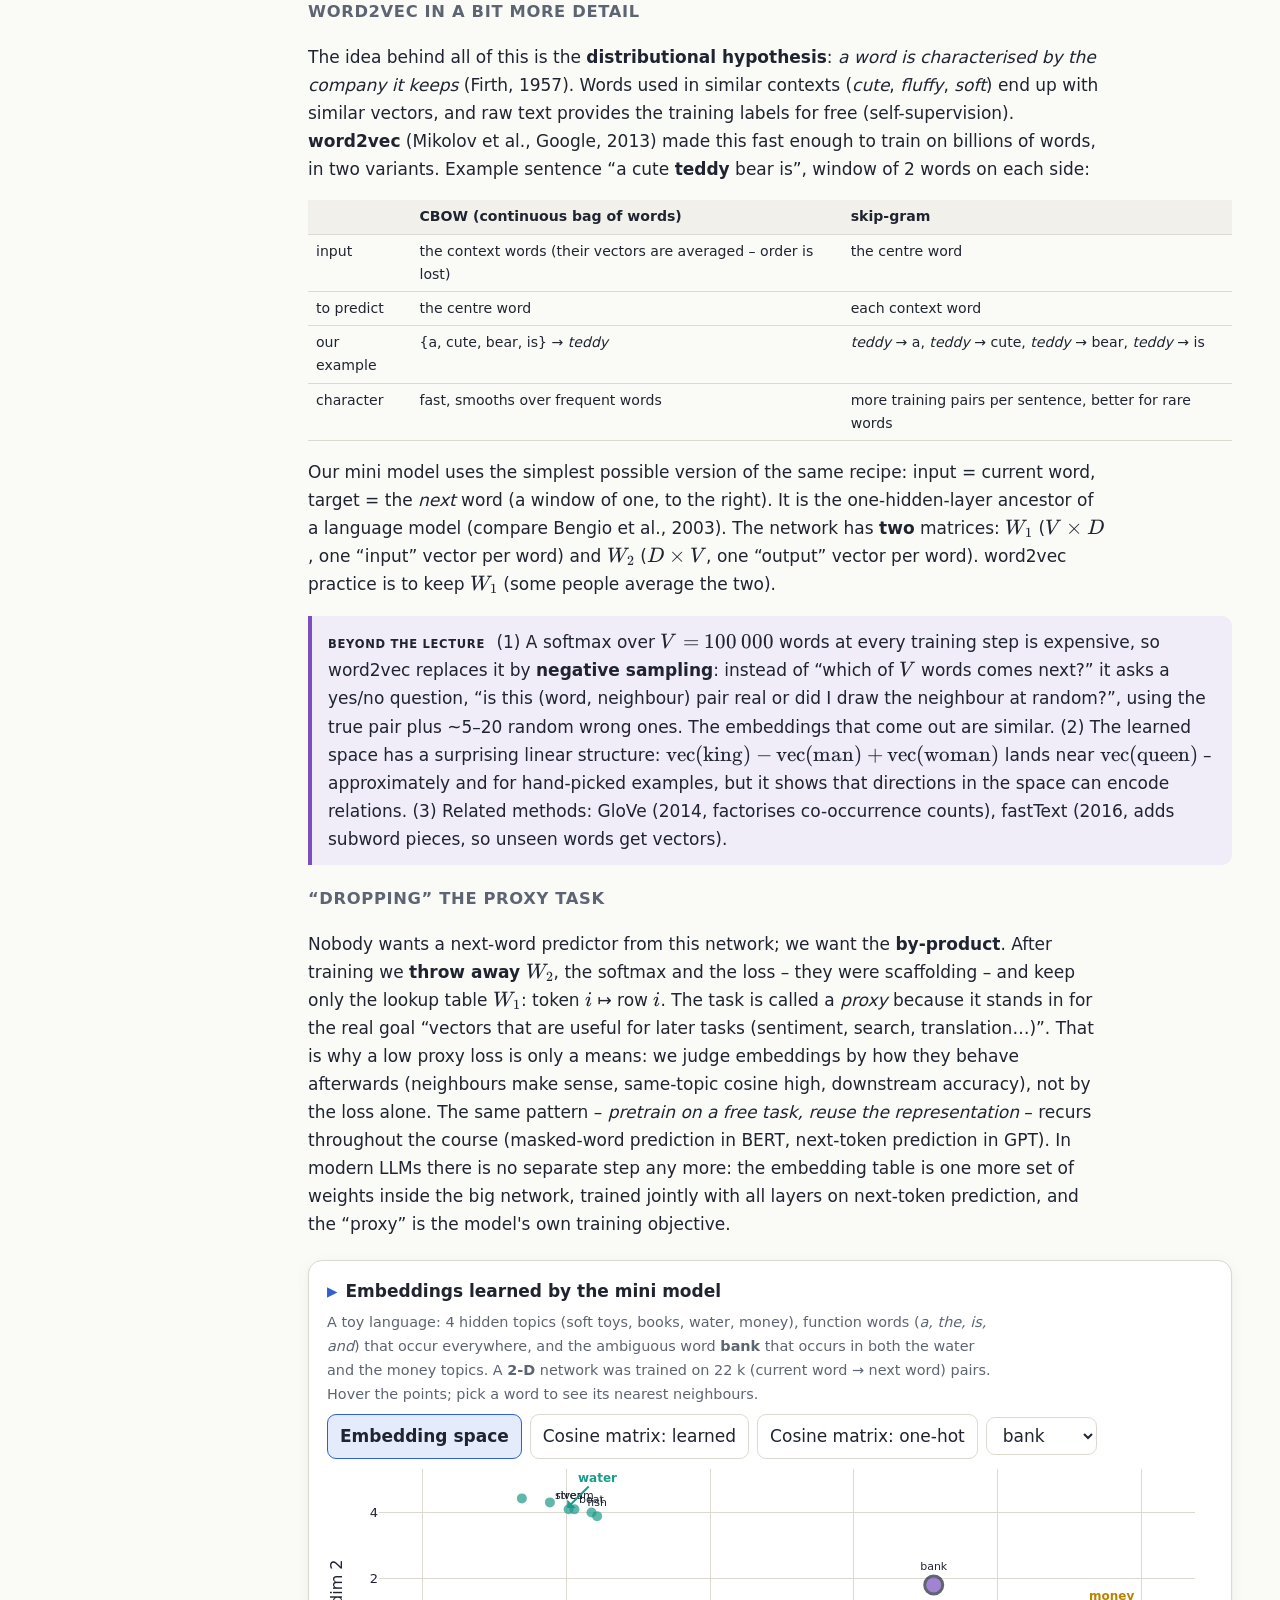
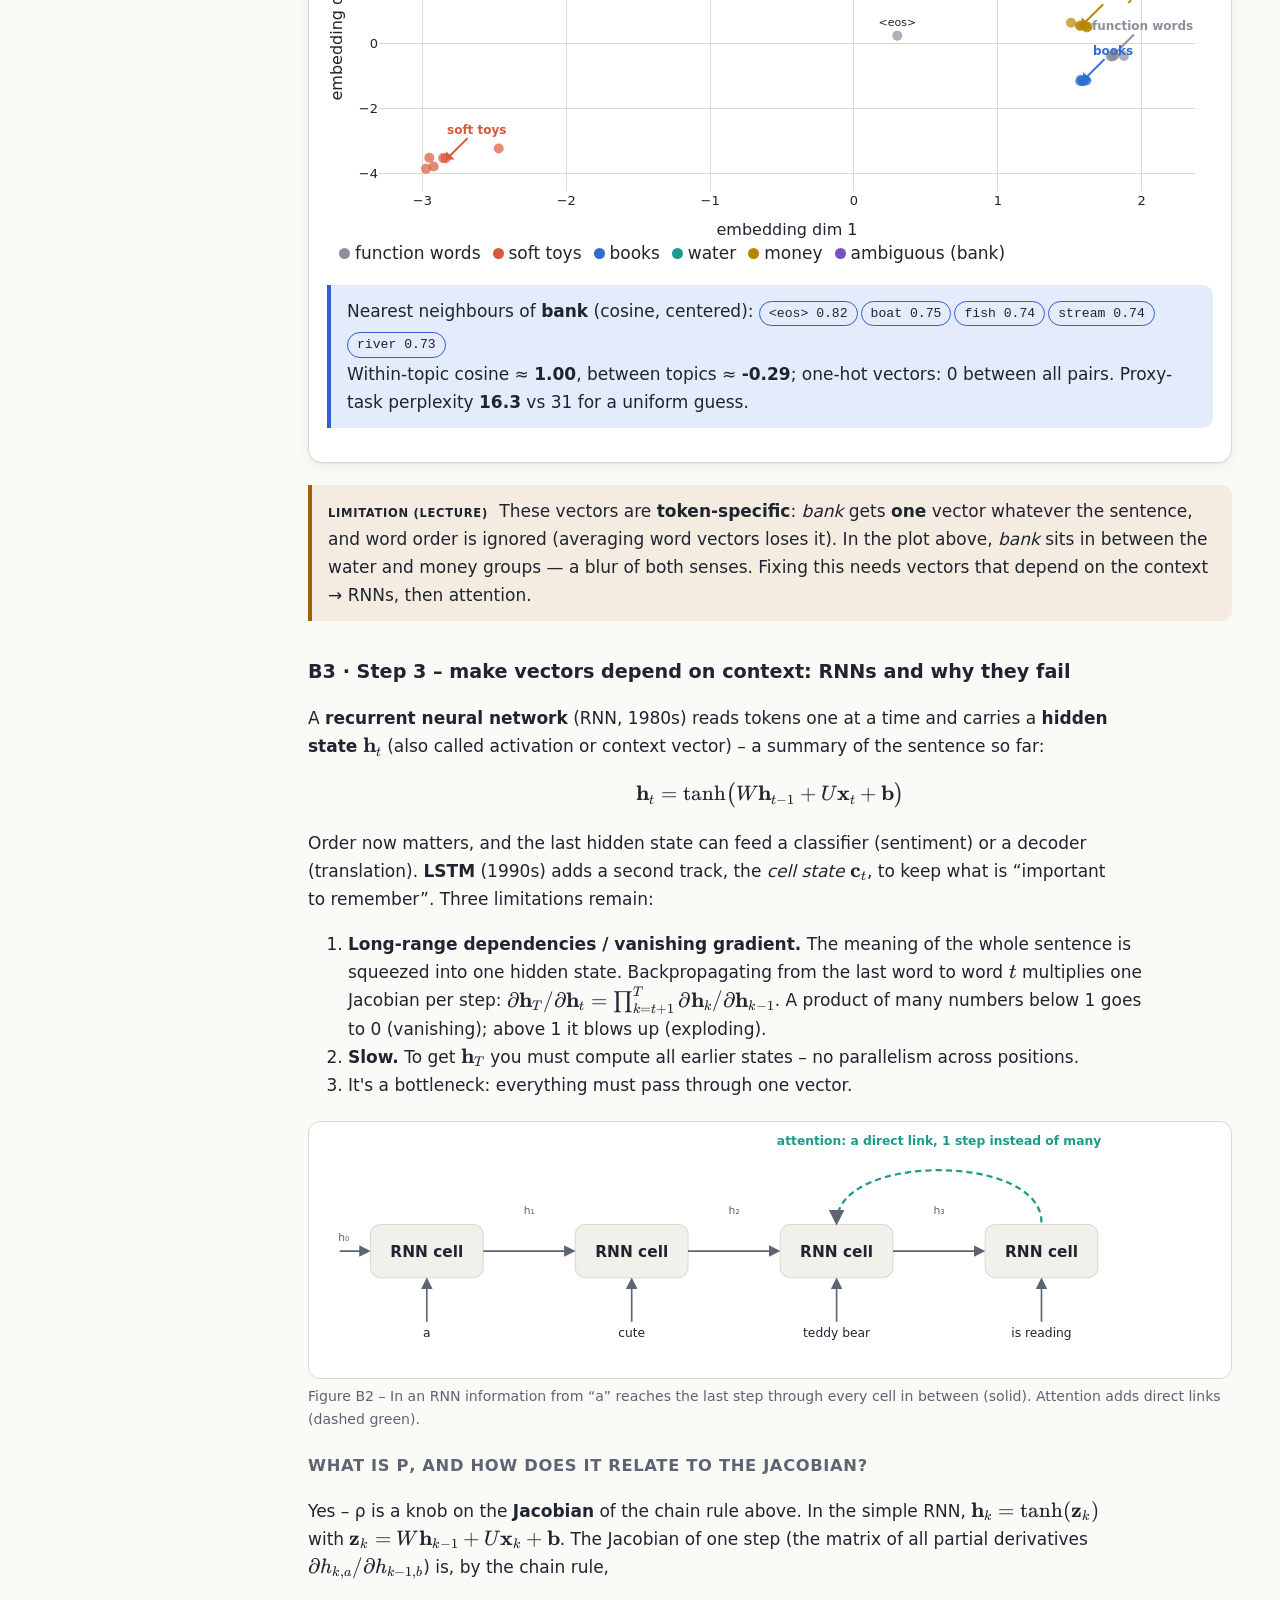
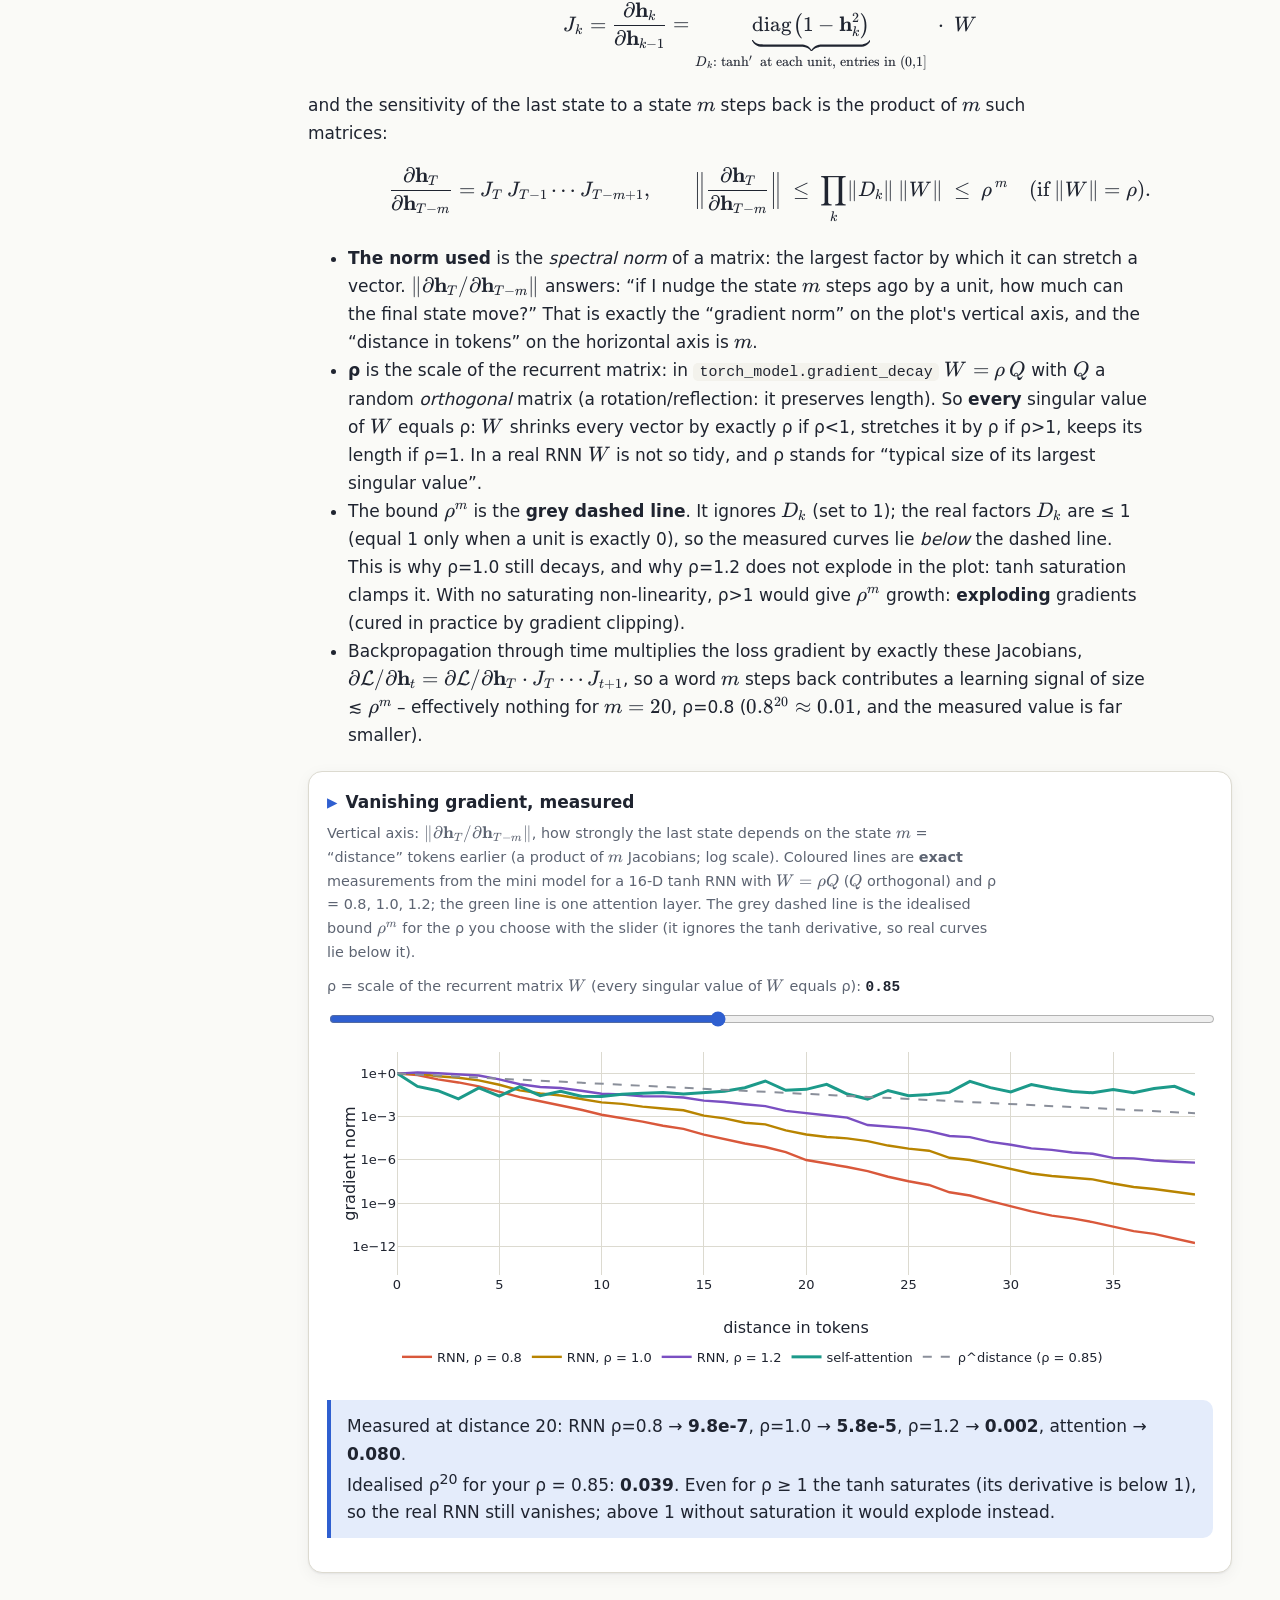
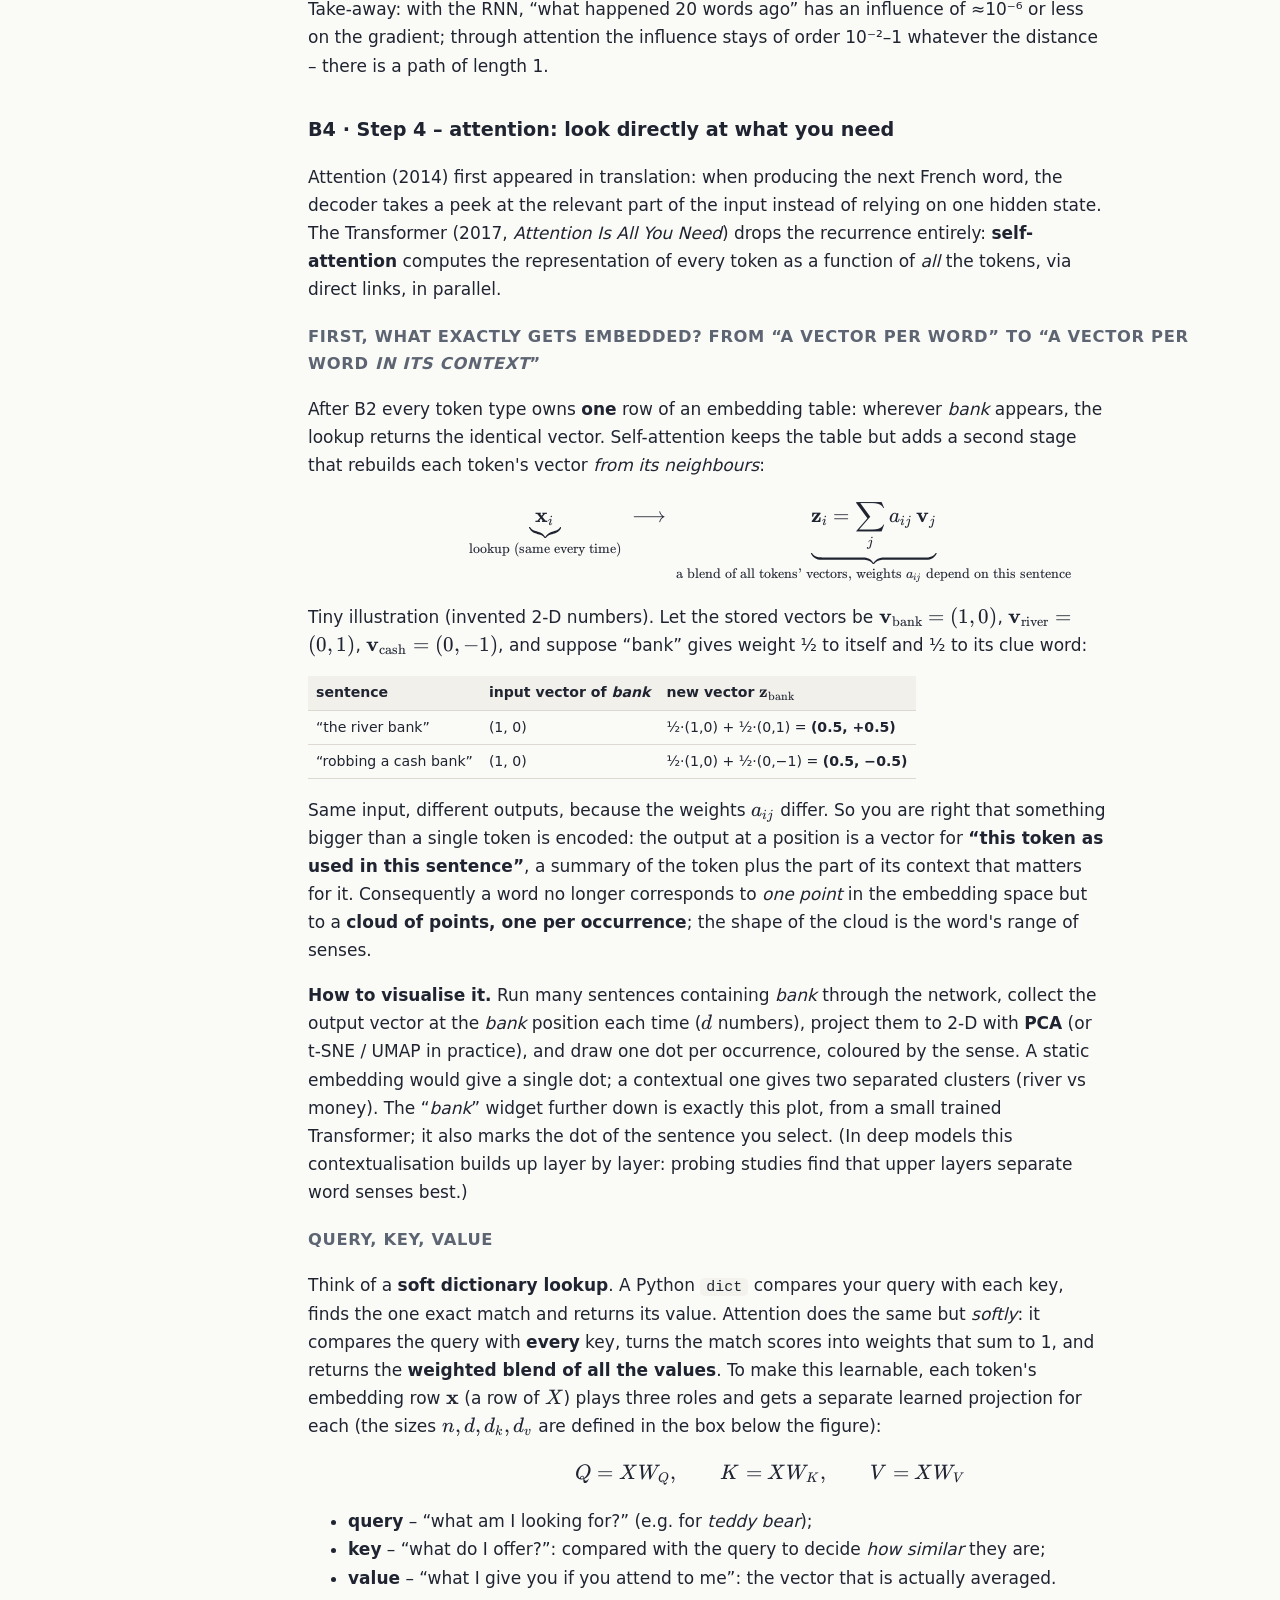
<file: Lecture_1/Lecture_1_report.html>
<!doctype html>
<html lang="en">
<head>
<link rel="icon" href="data:,">
<meta charset="utf-8">
<meta name="viewport" content="width=device-width, initial-scale=1">
<title>Lecture 1 – Text to Attention</title>
<meta name="description" content="CME 295 Lecture 1 study report: tokens, embeddings, RNNs, self-attention and the original Transformer, with a runnable mini model.">
<link rel="stylesheet" href="../assets/katex/katex.min.css">
<link rel="stylesheet" href="../assets/course.css">
<style>
 .tok{display:inline-block;padding:3px 9px;margin:3px 4px 3px 0;border-radius:8px;border:1px solid var(--accent);background:var(--accent-soft);font-family:var(--mono);font-size:.92rem}
 .tok.unk{border-color:var(--bad);background:color-mix(in srgb,var(--bad) 14%,var(--surface))}
 .bar{height:14px;border-radius:7px;background:var(--accent);min-width:2px}
 .metricgrid{display:grid;grid-template-columns:repeat(4,1fr);gap:10px;margin:10px 0}
 .metric{background:var(--surface2);border-radius:10px;padding:8px 10px;text-align:center}
 .metric b{display:block;font-size:1.35rem;font-family:var(--mono)} .metric span{font-size:.8rem;color:var(--muted)}
 @media(max-width:600px){.metricgrid{grid-template-columns:repeat(2,1fr)}}
 .legend i{display:inline-block;width:11px;height:11px;border-radius:50%;margin:0 5px 0 12px;vertical-align:middle}
 .step-nav{display:flex;gap:8px;align-items:center;flex-wrap:wrap}
 .stepbox{min-height:130px}
 .tbl-small td,.tbl-small th{padding:5px 8px;font-size:.88rem}
 svg .t1{fill:var(--c1)} svg .t2{fill:var(--c2)} svg .t3{fill:var(--c3)} svg .t4{fill:var(--c4)} svg .t5{fill:var(--c5)}
 svg .arrow{stroke:var(--muted);stroke-width:1.6;fill:none;marker-end:url(#ah)} svg .dash{stroke-dasharray:5 4}
 svg .big{font-size:15px;font-weight:700} svg .sm{font-size:12px} svg .xs{font-size:10.5px}
 svg .wh{fill:#fff}
 .mat{width:auto !important;border-collapse:separate;border-spacing:0;display:inline-table;vertical-align:middle;margin:4px 8px;font-family:var(--mono);font-size:.78rem;border-left:2px solid var(--text);border-right:2px solid var(--text);border-radius:5px}
 .mat td,.mat th{padding:2px 7px;text-align:right;white-space:nowrap} .mat th{color:var(--muted);font-weight:500;font-size:.72rem}
 .matrow{overflow-x:auto;padding:4px 0} .matcap{font-size:.82rem;color:var(--muted);margin:2px 0}
 .cm td,.cm th{padding:7px 10px;font-size:.9rem;vertical-align:top} .cm .tp{background:color-mix(in srgb,var(--good) 16%,var(--surface))} .cm .tn{background:color-mix(in srgb,var(--good) 8%,var(--surface))}
 .cm .fp,.cm .fn{background:color-mix(in srgb,var(--bad) 13%,var(--surface))}
 .scroll-x{overflow-x:auto}
</style>
</head>
<body>
<div class="mobilebar" aria-label="Chapters">
  <a href="#A">A Idea</a><a href="#B">B Exposition</a><a href="#C">C Practice</a><a href="#D">D Conclusions</a><a href="#E">E Terms</a>
</div>
<div class="layout">
<nav class="toc" aria-label="Chapters">
  <div class="brand">CME 295 · Lecture 1</div>
  <h2>Text → Tokens → Embeddings → Attention</h2>
  <a href="#A"><b>A</b> · The general idea</a>
  <a href="#B"><b>B</b> · The exposition of the idea</a>
  <a href="#C"><b>C</b> · Practical aspects</a>
  <a href="#D"><b>D</b> · The conclusions</a>
  <a href="#E"><b>E</b> · Key terms</a>
  <div class="tools"><button data-theme-toggle>◐ Light / dark</button></div>
  <p style="font-size:.8rem;color:var(--muted);margin-top:18px">Source: Stanford CME 295 (Autumn 2025), lecture 1 transcript. Notes marked <i>2026</i> come from the 2026 lecture 1; <i>Beyond the lecture</i> marks my additions.</p>
</nav>
<main>
<p style="font-size:.85rem;margin:0 0 14px"><a href="../index.html">&larr; Course index</a> &nbsp;&middot;&nbsp; <a href="../glossary.html">Glossary</a></p>
<header class="hero">
  <div class="kicker">Stanford CME 295 · Transformers &amp; Large Language Models · Lecture 1</div>
  <h1>From words to numbers to self-attention</h1>
  <p class="lead">How do you make a machine read? Cut the text into tokens, give each token a vector, let every token look directly at every other token — and you have the Transformer.</p>
</header>

<!-- =============================================================== A -->
<div id="checks" hidden></div><div id="w-dash" hidden></div><div id="d-proxy" hidden></div><div id="d-order" hidden></div><div id="d-sense" hidden></div><div id="d-plot" hidden></div><div id="d-read" hidden></div><div id="loss-ex" hidden></div><div id="loss-ex-body" hidden></div>
<section class="chapter" id="A">
<h2><span class="letter">A</span> The general idea</h2>

<p>Models only understand numbers; text is a string of characters. Lecture 1 builds the bridge in five moves, each one fixing a weakness of the previous move:</p>

<figure class="figure">
<svg viewBox="0 0 920 230" role="img" aria-label="Pipeline from text to prediction">
 <defs><marker id="ah" viewBox="0 0 10 10" refX="8" refY="5" markerWidth="7" markerHeight="7" orient="auto-start-reverse"><path d="M0 0L10 5L0 10z" style="fill:var(--muted)"/></marker></defs>
 <g class="sm">
  <rect class="box" x="8" y="40" width="120" height="70" rx="12"/><text x="68" y="70" text-anchor="middle" class="big">Text</text><text x="68" y="92" text-anchor="middle" class="xs muted">"a cute teddy bear</text><text x="68" y="104" text-anchor="middle" class="xs muted">is reading"</text>
  <rect class="box" x="160" y="40" width="120" height="70" rx="12"/><text x="220" y="68" text-anchor="middle" class="big">Tokens</text><text x="220" y="90" text-anchor="middle" class="xs muted">[a][cute][teddy]</text><text x="220" y="103" text-anchor="middle" class="xs muted">[bear][is][reading]</text>
  <rect class="box" x="312" y="40" width="120" height="70" rx="12"/><text x="372" y="68" text-anchor="middle" class="big">Embeddings</text><text x="372" y="90" text-anchor="middle" class="xs muted">each token → vector</text><text x="372" y="103" text-anchor="middle" class="xs muted">(+ position)</text>
  <rect class="acc" x="464" y="40" width="190" height="70" rx="12"/><text x="559" y="68" text-anchor="middle" class="big">Self-attention</text><text x="559" y="90" text-anchor="middle" class="xs">every token looks at</text><text x="559" y="103" text-anchor="middle" class="xs">every other token</text>
  <rect class="box" x="686" y="40" width="120" height="70" rx="12"/><text x="746" y="68" text-anchor="middle" class="big">Softmax</text><text x="746" y="90" text-anchor="middle" class="xs muted">probabilities over</text><text x="746" y="103" text-anchor="middle" class="xs muted">the vocabulary</text>
  <rect class="box" x="838" y="40" width="74" height="70" rx="12"/><text x="875" y="70" text-anchor="middle" class="big">Task</text><text x="875" y="92" text-anchor="middle" class="xs muted">label /</text><text x="875" y="104" text-anchor="middle" class="xs muted">next word</text>
 </g>
 <path class="arrow" d="M128 75H158"/><path class="arrow" d="M280 75H310"/><path class="arrow" d="M432 75H462"/><path class="arrow" d="M654 75H684"/><path class="arrow" d="M806 75H836"/>
 <g class="sm">
  <text x="220" y="150" text-anchor="middle" class="t1 big">1</text><text x="220" y="170" text-anchor="middle" class="xs">cut the text up</text><text x="220" y="184" text-anchor="middle" class="xs">(tokenization)</text>
  <text x="372" y="150" text-anchor="middle" class="t2 big">2</text><text x="372" y="170" text-anchor="middle" class="xs">meaningful vectors</text><text x="372" y="184" text-anchor="middle" class="xs">(word2vec idea)</text>
  <text x="559" y="150" text-anchor="middle" class="t3 big">3 → 4</text><text x="559" y="170" text-anchor="middle" class="xs">RNN forgets &amp; is slow</text><text x="559" y="184" text-anchor="middle" class="xs">→ attention → Transformer</text>
  <text x="746" y="150" text-anchor="middle" class="t5 big">5</text><text x="746" y="170" text-anchor="middle" class="xs">train with a loss</text><text x="746" y="184" text-anchor="middle" class="xs">(+ label smoothing)</text>
 </g>
</svg>
<figcaption>Figure A1 – The lecture's pipeline. Numbers mark the five moves; chapter B follows the same order.</figcaption>
</figure>

<div class="grid2">
 <div class="card"><div class="cardtitle">What problem is being solved?</div>
  <p>NLP tasks fall into three buckets (below). All of them need a representation of text that a model can compute with, <b>that preserves meaning</b>, and that depends on <b>context</b> (a <i>bank</i> by a river is not a <i>bank</i> that lends money).</p></div>
 <div class="card"><div class="cardtitle">The key insight in one line</div>
  <p>Instead of reading a sentence word by word and hoping a hidden state remembers the start (RNN), give every token <b>direct links</b> to all other tokens and let the model <i>learn</i> how much to look at each: <b>attention</b>. “Attention is all you need” (2017).</p></div>
</div>

<h3>Three buckets of NLP tasks</h3>
<table>
 <tr><th>Bucket</th><th>Input → output</th><th>Examples</th><th>Typical metrics</th></tr>
 <tr><td><b>Classification</b></td><td>text → one label</td><td>sentiment (IMDb, Amazon reviews), intent detection, language ID, topic</td><td>accuracy, precision, recall, F1</td></tr>
 <tr><td><b>Multi-classification</b></td><td>text → one label per token</td><td>named-entity recognition (NER), part-of-speech tagging, parsing</td><td>the same metrics, per token or per entity type</td></tr>
 <tr><td><b>Generation</b></td><td>text → text of variable length</td><td>translation (WMT), question answering, summarization, code/poem writing</td><td>BLEU, ROUGE (need a reference), perplexity (model's own probabilities)</td></tr>
</table>

<figure class="figure">
<svg viewBox="0 0 920 150" role="img" aria-label="Timeline">
 <line x1="30" y1="75" x2="890" y2="75" class="line"/>
 <g class="sm" text-anchor="middle">
  <circle cx="80" cy="75" r="8" class="t1"/><text x="80" y="50" class="big">1980s</text><text x="80" y="102">RNN</text><text x="80" y="118" class="xs muted">order-aware</text>
  <circle cx="250" cy="75" r="8" class="t1"/><text x="250" y="50" class="big">1990s</text><text x="250" y="102">LSTM</text><text x="250" y="118" class="xs muted">better memory</text>
  <circle cx="420" cy="75" r="8" class="t2"/><text x="420" y="50" class="big">2013</text><text x="420" y="102">word2vec</text><text x="420" y="118" class="xs muted">learned embeddings</text>
  <circle cx="590" cy="75" r="8" class="t3"/><text x="590" y="50" class="big">2014</text><text x="590" y="102">Attention</text><text x="590" y="118" class="xs muted">direct links</text>
  <circle cx="750" cy="75" r="8" class="t3"/><text x="750" y="50" class="big">2017</text><text x="750" y="102">Transformer</text><text x="750" y="118" class="xs muted">attention only</text>
  <circle cx="880" cy="75" r="8" class="t5"/><text x="868" y="50" class="big">2020s</text><text x="868" y="102">LLMs</text><text x="868" y="118" class="xs muted">scale: compute + data</text>
 </g>
</svg>
<figcaption>Figure A2 – The ideas are old; what changed in the 2020s is compute and data (no internet or compute in the 80s/90s).</figcaption>
</figure>
<div class="callout"><b class="tag">Why this matters</b> Everything in the remaining eight lectures — LLMs, fine-tuning, RLHF, reasoning, RAG, evaluation — is built on this one block. If you understand $\mathrm{softmax}(QK^\top/\sqrt{d_k})V$ and why it exists, the rest is engineering and training recipes.</div>
</section>

<!-- =============================================================== B -->
<section class="chapter" id="B">
<h2><span class="letter">B</span> The exposition of the idea</h2>

<!-- ---------------------------------------------------- B0 metrics -->
<h3>B0 · First: how do we even measure an NLP model?</h3>
<h4>Classification: the four possible outcomes</h4>
<p>Take any yes/no task: <i>is this e-mail spam?</i>, <i>is this review toxic?</i>, <i>does this X-ray show a tumour?</i> One of the two answers is the <b>positive class</b> — by convention the thing you are looking for (spam, toxic, tumour); the other is the <b>negative class</b>. “Positive” does <i>not</i> mean “good”. For every example there are two separate facts: what is <b>actually true</b> (the label) and what the model <b>predicted</b>. Two facts with two values each give four outcomes. Each name has two words: the <b>second word is the model's prediction</b>, the <b>first word says whether that prediction was right</b>.</p>
<div class="scroll-x"><table class="cm">
 <tr><th></th><th>model says <b>positive</b> (“spam”)</th><th>model says <b>negative</b> (“not spam”)</th></tr>
 <tr><th>really <b>positive</b><br>(it is spam)</th>
  <td class="tp"><b>TP – true positive</b><br>Spam, flagged as spam. A correct catch.</td>
  <td class="fn"><b>FN – false negative</b><br>Spam, but the filter said “fine”. A <i>miss</i> (statisticians: type II error).</td></tr>
 <tr><th>really <b>negative</b><br>(it is a normal mail)</th>
  <td class="fp"><b>FP – false positive</b><br>Normal mail, flagged as spam. A <i>false alarm</i> (type I error) – the invoice you needed lands in the junk folder.</td>
  <td class="tn"><b>TN – true negative</b><br>Normal mail, delivered. Correctly left alone.</td></tr>
</table></div>
<p class="hint">Mnemonic: <b>T/F = was the model right?  P/N = what did the model say?</b> The four counts add up to the number of examples $N$; $TP+FN=P$ is the number of <i>actual</i> positives, $FP+TN$ the number of actual negatives.</p>

<p><b>Accuracy</b> is the share of all predictions that are right — the diagonal of the table above:</p>
$$\text{accuracy}=\frac{TP+TN}{TP+TN+FP+FN}=\frac{\text{correct predictions}}{\text{all predictions}}$$
<p>Equivalent form that explains the trap. Let $\pi=P/N$ be the share of positives (the <i>prevalence</i>), $\text{recall}=TP/P$ and the <b>false-alarm rate</b> $\text{FAR}=FP/(FP+TN)$ (share of negatives wrongly flagged). Then</p>
$$\text{accuracy}=\pi\cdot\text{recall}+(1-\pi)\cdot(1-\text{FAR})$$
<p>If positives are rare ($\pi\to0$) accuracy is almost entirely $1-\text{FAR}$: it only measures how well you handle the <i>easy majority</i>. A model that never predicts “positive” has recall 0 and FAR 0, hence accuracy $=1-\pi$ — e.g. 99 % when 1 % of the mails are spam, while being useless.</p>

<h4>Worked example: 10 000 e-mails, 100 of them spam (π = 1 %)</h4>
<div class="scroll-x"><table class="tbl-small">
 <tr><th>Model</th><th>TP</th><th>FN</th><th>FP</th><th>TN</th><th>accuracy</th><th>precision</th><th>recall</th><th>F1</th></tr>
 <tr><td><b>Always “not spam”</b></td><td>0</td><td>100</td><td>0</td><td>9 900</td><td><b>99.0 %</b></td><td>0/0 → 0</td><td>0 %</td><td>0</td></tr>
 <tr><td><b>A real filter</b> (finds 70 % of spam, wrongly flags 2 % of normal mail)</td><td>70</td><td>30</td><td>198</td><td>9 702</td><td><b>97.7 %</b></td><td>26.1 %</td><td>70 %</td><td>38.0 %</td></tr>
</table></div>
<p>Where the numbers come from: TP $=0.70\times100=70$; FN $=100-70=30$; FP $=0.02\times9\,900=198$; TN $=9\,900-198=9\,702$. Accuracy $=(70+9702)/10\,000=97.72\,\%$. The useless model has the <b>higher</b> accuracy — that is the <i>accuracy trap</i>. The widget below recomputes this table for any prevalence and any detector quality.</p>

<h4>Precision, recall, F<sub>1</sub>: two different questions about the positive class</h4>
$$\text{precision}=\frac{TP}{TP+FP},\qquad \text{recall}=\frac{TP}{TP+FN},\qquad F_1=\frac{2\,\text{precision}\cdot\text{recall}}{\text{precision}+\text{recall}}$$
<ul>
 <li><b>Precision</b> – look only at what the model <i>flagged</i> (TP+FP, the left column). “When it raises the alarm, how often is it right?” In the example 70/(70+198) = 26 %: three out of four alarms are false.</li>
 <li><b>Recall</b> (sensitivity, hit rate) – look only at what is <i>really positive</i> (TP+FN, the top row). “Of all spam, how much did it find?” 70/100 = 70 %.</li>
 <li>TN appears in <i>neither</i>: the pile of easy negatives cannot inflate them. That is why they expose what accuracy hides.</li>
 <li><b>F<sub>1</sub></b> is the harmonic mean: it is dragged towards the smaller of the two (precision 1.0 and recall 0.0 give F<sub>1</sub> = 0, not the 0.5 an ordinary average would give), so you cannot buy a good score by maximising only one.</li>
 <li>The two pull against each other: a stricter threshold means fewer false alarms (precision ↑) but more misses (recall ↓).</li>
</ul>

<h4>Generation: BLEU, ROUGE, perplexity</h4>
<p>For generated text, <b>BLEU</b> and <b>ROUGE</b> compare the output against a reference text (expensive: someone must write the references). <b>Perplexity</b> needs only the model's own probabilities and measures how <i>surprised</i> the model is by a text: lower is better (BLEU/ROUGE: higher is better).</p>
$$\mathrm{PPL}=\exp\Big(-\frac1N\sum_{i=1}^{N}\log p(w_i\mid w_{\lt i})\Big)$$
<p>Reading the formula from the inside out:</p>
<ul>
 <li>$w_1,\dots,w_N$ is the text, split into $N$ tokens; $w_i$ is the <b>i-th token</b> (the one that actually appears).</li>
 <li>$w_{\lt i}=(w_1,\dots,w_{i-1})$ is the <b>prefix</b>: everything that comes <i>before</i> position $i$. For $i=1$ it is empty (or just <code>&lt;bos&gt;</code>).</li>
 <li>$p(w_i\mid w_{\lt i})$ is <b>the probability the model gave to the true token $w_i$</b>, having read only the prefix. Operationally: feed the prefix, take the model's softmax distribution over the whole vocabulary for the next position, and read off the entry belonging to the token that really came next. All other entries are ignored.</li>
 <li>$\log p(\cdot)$ is the natural log: $0$ if the model was certain and right ($p=1$), $-0.69$ for $p=\tfrac12$, $-4.6$ for $p=0.01$. It is always $\le0$.</li>
 <li>The minus sign makes it positive: $-\log p$ is the <b>surprise</b> (in <i>nats</i>) of token $i$. Averaging over the $N$ positions gives the <b>average surprise per token</b>, i.e. the cross-entropy. This is the same quantity as the training loss $-\log\hat y_{\text{next}}$ of B2, averaged over a text.</li>
 <li>$\exp(\cdot)$ turns “average nats per token” into a more intuitive number (use the same base for log and exp).</li>
</ul>
<p>Equivalently, by the chain rule $p(w_1\ldots w_N)=\prod_i p(w_i\mid w_{\lt i})$ is the probability the model assigns to the whole text, and $\mathrm{PPL}=p(w_1\ldots w_N)^{-1/N}$: the inverse geometric mean of the per-token probabilities.</p>
<div class="scroll-x"><table class="tbl-small">
 <tr><th>i</th><th>true token $w_i$</th><th>prefix $w_{\lt i}$</th><th>$p(w_i\mid w_{\lt i})$ (assumed)</th><th>$\log p$</th></tr>
 <tr><td>1</td><td>the</td><td>⟨bos⟩</td><td>0.5</td><td>−0.693</td></tr>
 <tr><td>2</td><td>cat</td><td>the</td><td>0.25</td><td>−1.386</td></tr>
 <tr><td>3</td><td>sat</td><td>the cat</td><td>0.125</td><td>−2.079</td></tr>
</table></div>
<p>Average of $\log p$ $=-4.159/3=-1.386$, so $\mathrm{PPL}=e^{1.386}=4$ (check: $(0.5\cdot0.25\cdot0.125)^{-1/3}=64^{1/3}=4$). <b>Interpretation:</b> the model is as uncertain as if it had to pick uniformly among <b>4 equally likely words</b> at every step. Two anchors: a perfect model has $\mathrm{PPL}=1$; a model that guesses uniformly over a vocabulary of $V$ words has $\mathrm{PPL}=V$ (our mini model: $V=31$). Perplexities are comparable only for the <i>same tokenization and vocabulary</i>.</p>

<div class="widget" id="w-metrics">
 <div class="wtitle">The accuracy trap – every number disclosed</div>
 <p class="hint"><b>Setup.</b> $N$ = 10 000 examples; you set the share of positives π with the first slider, so $P=\pi N$ positives and $N-P$ negatives. <b>“Always negative”</b> never predicts positive, so by construction TP = FP = 0 (recall 0, false-alarm rate 0). <b>“Detector”</b> is a <i>hypothetical</i> classifier whose behaviour is fully described by two numbers you control with the other sliders. The defaults (recall 70 %, false-alarm rate 2 %) are <b>illustrative assumptions, not measured or derived</b>; before they were hidden constants in the code, now they are inputs. Everything else is computed from them.</p>
 <div class="row"><button id="m-maj" class="on">Always “negative”</button><button id="m-det">Detector</button></div>
 <label class="ctrl">Share of positive examples π: <output id="m-p-out"></output></label>
 <input type="range" id="m-p" min="0" max="100" value="20">
 <div class="grid2"><div><label class="ctrl">Detector recall TP/P: <output id="m-rc-out"></output></label><input type="range" id="m-rc" min="0" max="100" value="70"></div>
 <div><label class="ctrl">Detector false-alarm rate FP/(FP+TN): <output id="m-fpr-out"></output></label><input type="range" id="m-fpr" min="0" max="30" value="2"></div></div>
 <div class="scroll-x" id="m-calc"></div>
 <div class="metricgrid" id="m-grid"></div>
 <div id="m-plot" class="plot" style="min-height:240px"></div>
 <p class="hint" id="m-note"></p>
</div>

<!-- ---------------------------------------------------- B1 tokenization -->
<h3>B1 · Step 1 – cut the text into tokens (tokenization)</h3>
<p>A <b>token</b> is the unit of text the model sees. Three families:</p>
<table>
 <tr><th>Level</th><th>Pro</th><th>Con</th></tr>
 <tr><td><b>Word</b></td><td>simple; short sequences</td><td><i>bear</i> and <i>bears</i> become unrelated entries; unseen words at inference are <b>OOV</b> (out of vocabulary) and mapped to a single <code>&lt;unk&gt;</code> token; huge vocabulary</td></tr>
 <tr><td><b>Subword</b></td><td>shares roots (<i>bear</i> + <i>s</i>); few OOV; the de-facto standard</td><td>longer sequences than words — and cost grows with sequence length</td></tr>
 <tr><td><b>Character</b></td><td>no OOV; robust to typos and casing</td><td>very long sequences (slow); one letter (“u”) carries almost no meaning</td></tr>
</table>
<div class="callout beyond"><b class="tag">2026 lecture</b> The most common subword method is <b>BPE (byte-pair encoding)</b>: start from single characters, repeatedly find the most frequent adjacent pair in the training text and merge it into a new token, until the vocabulary has the desired size. Tokens are thus <i>learned from data</i>; if the tokenizer is trained on a corpus that does not represent your language(s), sequences get longer and cost more.</div>

<div class="widget" id="w-token">
 <div class="wtitle">Tokenizer explorer</div>
 <p class="hint">A BPE tokenizer trained by the mini model on a synthetic corpus (8 roots × 4 suffixes; six inflected forms such as <i>reading</i> were <b>held out</b>). Type words — the word-level vocabulary has never seen the held-out ones.</p>
 <div class="row"><input type="text" id="tk-in" value="reading bears jumping the bear runer" style="flex:1;min-width:220px" aria-label="text to tokenize">
 <button data-preset="reading bears jumping">held-out words</button><button data-preset="bear run read book">seen words</button><button data-preset="teddy bearing">unknown roots</button></div>
 <h4>Word level</h4><div id="tk-word"></div>
 <h4>Subword (BPE, <span id="tk-nmerge"></span> merges)</h4><div id="tk-bpe"></div>
 <h4>Character level</h4><div id="tk-char"></div>
 <div class="metricgrid" id="tk-stats"></div>
 <p class="hint">Red = <code>&lt;unk&gt;</code>. “_” marks the end of a word. Characters never seen in training simply stay single characters.</p>
</div>

<!-- ---------------------------------------------------- B2 embeddings -->
<h3>B2 · Step 2 – give each token a meaningful vector</h3>
<p>The simplest vector is <b>one-hot</b>: a vector with a single 1 (vocabulary size $V$ entries). To compare two token vectors the standard measure is the <b>cosine similarity</b> – the cosine of the angle between them:</p>
$$\cos(\mathbf a,\mathbf b)=\frac{\mathbf a\cdot\mathbf b}{\lVert\mathbf a\rVert\,\lVert\mathbf b\rVert}\in[-1,1]$$
<p>Same direction → 1, orthogonal → 0, opposite → −1. Problem: any two different one-hot vectors are orthogonal, so <i>teddy bear</i> is as unrelated to <i>soft</i> as to <i>book</i>. We want similar meanings to give high cosine.</p>
<div class="widget" id="w-cos">
 <div class="wtitle">Cosine similarity in 2-D</div>
 <p class="hint">Rotate the two vectors. The two one-hot vectors of a 2-word vocabulary sit at 0° and 90°.</p>
 <div class="grid2"><div><label class="ctrl">Angle of a: <output id="c-a-out"></output>°</label><input type="range" id="c-a" min="-180" max="180" value="20"></div>
 <div><label class="ctrl">Angle of b: <output id="c-b-out"></output>°</label><input type="range" id="c-b" min="-180" max="180" value="70"></div></div>
 <div class="row"><button id="c-onehot">one-hot (0° and 90°)</button><button id="c-same">same direction</button><button id="c-opp">opposite</button></div>
 <div id="c-plot" class="plot" style="min-height:280px"></div>
 <div class="callout" id="c-read"></div>
</div>

<h4>Learning embeddings with a proxy task (word2vec)</h4>
<p>Idea: don't design the vectors, <b>learn</b> them. Pick a <i>proxy task</i> whose answer we can read from raw text — predict the next word (or, in word2vec: predict a word from its neighbours = <i>continuous bag-of-words</i>; predict the neighbours from a word = <i>skip-gram</i>). A model that predicts well must have captured how language works; the hidden layer it builds is the embedding. Nobody cares about the task itself, only about the vectors it leaves behind.</p>
<figure class="figure">
<svg viewBox="0 0 900 270" role="img" aria-label="Proxy-task network">
 <g class="sm">
  <text x="90" y="22" text-anchor="middle" class="big">one-hot input</text><text x="90" y="38" text-anchor="middle" class="xs muted">size V (tens of thousands)</text>
  <text x="450" y="22" text-anchor="middle" class="big">hidden = embedding</text><text x="450" y="38" text-anchor="middle" class="xs muted">size D (hundreds; 2 in our mini model)</text>
  <text x="810" y="22" text-anchor="middle" class="big">softmax output</text><text x="810" y="38" text-anchor="middle" class="xs muted">P(next word), size V</text>
 </g>
 <g>
  <circle cx="90" cy="70" r="13" class="box"/><circle cx="90" cy="110" r="13" class="box"/><circle cx="90" cy="150" r="13" style="fill:var(--c1)"/><circle cx="90" cy="190" r="13" class="box"/><circle cx="90" cy="230" r="13" class="box"/>
  <text x="120" y="154" class="sm">"cute" = 0 0 1 0 0</text>
  <circle cx="450" cy="130" r="20" style="fill:var(--c3)"/><circle cx="450" cy="190" r="20" style="fill:var(--c3)"/>
  <circle cx="810" cy="70" r="13" class="box"/><circle cx="810" cy="110" r="13" class="box"/><circle cx="810" cy="150" r="13" class="box"/><circle cx="810" cy="190" r="13" style="fill:var(--c2)"/><circle cx="810" cy="230" r="13" class="box"/>
  <text x="680" y="194" class="sm" text-anchor="end">target: "teddy"</text>
 </g>
 <g style="stroke:var(--line);stroke-width:1"><path d="M103 150L430 130M103 150L430 190M103 70L430 130M103 230L430 190M103 110L430 190"/><path d="M470 130L797 70M470 130L797 190M470 130L797 230M470 190L797 110M470 190L797 150M470 190L797 190"/></g>
 <text x="270" y="250" text-anchor="middle" class="sm">W₁ (V×D) · row i = embedding of token i</text>
 <text x="630" y="250" text-anchor="middle" class="sm">W₂ (D×V) → softmax → cross-entropy</text>
</svg>
<figcaption>Figure B1 – The proxy-task network. After training, multiplying a one-hot vector by $W_1$ simply <i>selects a row</i>: that row is the word's embedding.</figcaption>
</figure>
<p>Formally, for the current token with one-hot $\mathbf x$:</p>
$$\mathbf h=\mathbf x W_1+\mathbf b_1\in\mathbb R^{D},\qquad \hat{\mathbf y}=\mathrm{softmax}(\mathbf h W_2+\mathbf b_2)\in\mathbb R^{V},\qquad \mathcal L=-\log \hat y_{\text{next}}$$
<p>and gradient descent (backpropagation) updates $W_1,W_2$ to make the true next word more probable. Training stops when the proxy loss stops improving (“converged”) — but the real goal is useful vectors, which depends on the downstream task. Typical $D$: hundreds to thousands (e.g. 768); a bigger $D$ is richer but makes everything after it more expensive.</p>

<h4>Reading the loss $\mathcal L=-\log\hat y_{\text{next}}$</h4>
<p>The network's last layer is a <b>softmax</b>: it turns $V$ raw scores into $V$ probabilities $\hat{\mathbf y}=(\hat y_1,\dots,\hat y_V)$ that are positive and sum to 1. $\hat y_j$ is “how likely the model thinks word $j$ is to come next”. Training pairs say which word <i>did</i> come next; call its index <i>next</i>. Then</p>
<ul>
 <li>$\hat y_{\text{next}}$ is simply <b>the probability the model gave to the correct word</b> (one entry of the vector; the other $V-1$ entries are ignored by the loss, although softmax couples them: raising one lowers the rest).</li>
 <li>$-\log\hat y_{\text{next}}$ is the <b>surprise</b> at the truth. It is the general cross-entropy $-\sum_j y_j\log\hat y_j$ with the target $\mathbf y$ being one-hot ($y_{\text{next}}=1$, all other $y_j=0$): every term but one vanishes.</li>
 <li>Averaged over all training pairs this is the quantity gradient descent minimises; $\exp$ of it is the perplexity of B0.</li>
</ul>
<table class="tbl-small">
 <tr><th>probability given to the true word $\hat y_{\text{next}}$</th><td>1</td><td>0.5</td><td>0.1</td><td>1/31 (uniform guess)</td><td>0.01</td><td>→ 0</td></tr>
 <tr><th>loss $-\ln\hat y_{\text{next}}$</th><td>0</td><td>0.69</td><td>2.30</td><td>3.43</td><td>4.61</td><td>→ ∞</td></tr>
</table>
<p>Why this shape? Being confidently wrong is punished much harder than being unsure. Why is it convenient? With softmax the gradient of the loss with respect to the raw scores is just $\hat{\mathbf y}-\mathbf y$ (predicted minus target): the true word's score is pushed up in proportion to how far its probability is from 1, every other word's score down in proportion to its probability. The hand-written backpropagation in <code>toolkit.py</code> starts from exactly that line (<code>dZ = (probs - T) / N</code>). A numeric example from the trained mini model is in <a href="#w-dash">the results dashboard</a> (chapter E).</p>

<h4>word2vec in a bit more detail</h4>
<p>The idea behind all of this is the <b>distributional hypothesis</b>: <i>a word is characterised by the company it keeps</i> (Firth, 1957). Words used in similar contexts (<i>cute</i>, <i>fluffy</i>, <i>soft</i>) end up with similar vectors, and raw text provides the training labels for free (self-supervision). <b>word2vec</b> (Mikolov et al., Google, 2013) made this fast enough to train on billions of words, in two variants. Example sentence “a cute <b>teddy</b> bear is”, window of 2 words on each side:</p>
<div class="scroll-x"><table class="tbl-small">
 <tr><th></th><th>CBOW (continuous bag of words)</th><th>skip-gram</th></tr>
 <tr><td>input</td><td>the context words (their vectors are averaged – order is lost)</td><td>the centre word</td></tr>
 <tr><td>to predict</td><td>the centre word</td><td>each context word</td></tr>
 <tr><td>our example</td><td>{a, cute, bear, is} → <i>teddy</i></td><td><i>teddy</i> → a, <i>teddy</i> → cute, <i>teddy</i> → bear, <i>teddy</i> → is</td></tr>
 <tr><td>character</td><td>fast, smooths over frequent words</td><td>more training pairs per sentence, better for rare words</td></tr>
</table></div>
<p>Our mini model uses the simplest possible version of the same recipe: input = current word, target = the <i>next</i> word (a window of one, to the right). It is the one-hidden-layer ancestor of a language model (compare Bengio et al., 2003). The network has <b>two</b> matrices: $W_1$ ($V\times D$, one “input” vector per word) and $W_2$ ($D\times V$, one “output” vector per word). word2vec practice is to keep $W_1$ (some people average the two).</p>
<div class="callout beyond"><b class="tag">Beyond the lecture</b> (1) A softmax over $V=100\,000$ words at every training step is expensive, so word2vec replaces it by <b>negative sampling</b>: instead of “which of $V$ words comes next?” it asks a yes/no question, “is this (word, neighbour) pair real or did I draw the neighbour at random?”, using the true pair plus ~5–20 random wrong ones. The embeddings that come out are similar. (2) The learned space has a surprising linear structure: $\text{vec}(\text{king})-\text{vec}(\text{man})+\text{vec}(\text{woman})$ lands near $\text{vec}(\text{queen})$ – approximately and for hand-picked examples, but it shows that directions in the space can encode relations. (3) Related methods: GloVe (2014, factorises co-occurrence counts), fastText (2016, adds subword pieces, so unseen words get vectors).</div>

<h4>“Dropping” the proxy task</h4>
<p>Nobody wants a next-word predictor from this network; we want the <b>by-product</b>. After training we <b>throw away</b> $W_2$, the softmax and the loss – they were scaffolding – and keep only the lookup table $W_1$: token $i$ ↦ row $i$. The task is called a <i>proxy</i> because it stands in for the real goal “vectors that are useful for later tasks (sentiment, search, translation…)”. That is why a low proxy loss is only a means: we judge embeddings by how they behave afterwards (neighbours make sense, same-topic cosine high, downstream accuracy), not by the loss alone. The same pattern – <i>pretrain on a free task, reuse the representation</i> – recurs throughout the course (masked-word prediction in BERT, next-token prediction in GPT). In modern LLMs there is no separate step any more: the embedding table is one more set of weights inside the big network, trained jointly with all layers on next-token prediction, and the “proxy” is the model's own training objective.</p>

<div class="widget" id="w-emb">
 <div class="wtitle">Embeddings learned by the mini model</div>
 <p class="hint">A toy language: 4 hidden topics (soft toys, books, water, money), function words (<i>a, the, is, and</i>) that occur everywhere, and the ambiguous word <b>bank</b> that occurs in both the water and the money topics. A <b>2-D</b> network was trained on 22 k (current word → next word) pairs. Hover the points; pick a word to see its nearest neighbours.</p>
 <div class="row"><button id="e-view-sc" class="on">Embedding space</button><button id="e-view-cos">Cosine matrix: learned</button><button id="e-view-oh">Cosine matrix: one-hot</button>
  <select id="e-word" aria-label="word"></select></div>
 <div id="e-plot" class="plot" style="min-height:380px"></div>
 <div class="legend" id="e-legend"></div>
 <div class="callout" id="e-read"></div>
</div>
<div class="callout warn"><b class="tag">Limitation (lecture)</b> These vectors are <b>token-specific</b>: <i>bank</i> gets <b>one</b> vector whatever the sentence, and word order is ignored (averaging word vectors loses it). In the plot above, <i>bank</i> sits in between the water and money groups — a blur of both senses. Fixing this needs vectors that depend on the context → RNNs, then attention.</div>

<!-- ---------------------------------------------------- B3 RNN -->
<h3>B3 · Step 3 – make vectors depend on context: RNNs and why they fail</h3>
<p>A <b>recurrent neural network</b> (RNN, 1980s) reads tokens one at a time and carries a <b>hidden state</b> $\mathbf h_t$ (also called activation or context vector) – a summary of the sentence so far:</p>
$$\mathbf h_t=\tanh\!\big(W\mathbf h_{t-1}+U\mathbf x_t+\mathbf b\big)$$
<p>Order now matters, and the last hidden state can feed a classifier (sentiment) or a decoder (translation). <b>LSTM</b> (1990s) adds a second track, the <i>cell state</i> $\mathbf c_t$, to keep what is “important to remember”. Three limitations remain:</p>
<ol>
 <li><b>Long-range dependencies / vanishing gradient.</b> The meaning of the whole sentence is squeezed into one hidden state. Backpropagating from the last word to word $t$ multiplies one Jacobian per step: $\partial\mathbf h_T/\partial\mathbf h_t=\prod_{k=t+1}^{T}\partial\mathbf h_k/\partial\mathbf h_{k-1}$. A product of many numbers below 1 goes to 0 (vanishing); above 1 it blows up (exploding).</li>
 <li><b>Slow.</b> To get $\mathbf h_T$ you must compute all earlier states – no parallelism across positions.</li>
 <li>It's a bottleneck: everything must pass through one vector.</li>
</ol>
<figure class="figure">
<svg viewBox="0 0 900 250" role="img" aria-label="Unrolled RNN with a direct attention link">
 <g class="sm" text-anchor="middle">
  <rect x="60" y="100" width="110" height="52" rx="10" class="box"/><text x="115" y="132" class="big">RNN cell</text>
  <rect x="260" y="100" width="110" height="52" rx="10" class="box"/><text x="315" y="132" class="big">RNN cell</text>
  <rect x="460" y="100" width="110" height="52" rx="10" class="box"/><text x="515" y="132" class="big">RNN cell</text>
  <rect x="660" y="100" width="110" height="52" rx="10" class="box"/><text x="715" y="132" class="big">RNN cell</text>
  <text x="115" y="210">a</text><text x="315" y="210">cute</text><text x="515" y="210">teddy bear</text><text x="715" y="210">is reading</text>
  <text x="215" y="90" class="xs muted">h₁</text><text x="415" y="90" class="xs muted">h₂</text><text x="615" y="90" class="xs muted">h₃</text><text x="34" y="116" class="xs muted">h₀</text>
 </g>
 <path class="arrow" d="M30 126H58"/><path class="arrow" d="M170 126H258"/><path class="arrow" d="M370 126H458"/><path class="arrow" d="M570 126H658"/>
 <path class="arrow" d="M115 195V154"/><path class="arrow" d="M315 195V154"/><path class="arrow" d="M515 195V154"/><path class="arrow" d="M715 195V154"/>
 <path d="M715 98C715 30 515 30 515 98" fill="none" stroke="var(--c3)" stroke-width="2.2" stroke-dasharray="6 4" marker-end="url(#ah)"/>
 <text x="615" y="22" text-anchor="middle" class="sm t3" style="font-weight:700">attention: a direct link, 1 step instead of many</text>
</svg>
<figcaption>Figure B2 – In an RNN information from “a” reaches the last step through every cell in between (solid). Attention adds direct links (dashed green).</figcaption>
</figure>

<h4>What is ρ, and how does it relate to the Jacobian?</h4>
<p>Yes – ρ is a knob on the <b>Jacobian</b> of the chain rule above. In the simple RNN, $\mathbf h_k=\tanh(\mathbf z_k)$ with $\mathbf z_k=W\mathbf h_{k-1}+U\mathbf x_k+\mathbf b$. The Jacobian of one step (the matrix of all partial derivatives $\partial h_{k,a}/\partial h_{k-1,b}$) is, by the chain rule,</p>
$$J_k=\frac{\partial\mathbf h_k}{\partial\mathbf h_{k-1}}=\underbrace{\operatorname{diag}\!\big(1-\mathbf h_k^{2}\big)}_{D_k:\ \tanh'\text{ at each unit, entries in }(0,1]}\;\cdot\;W$$
<p>and the sensitivity of the last state to a state $m$ steps back is the product of $m$ such matrices:</p>
$$\frac{\partial\mathbf h_T}{\partial\mathbf h_{T-m}}=J_T\,J_{T-1}\cdots J_{T-m+1},\qquad \Big\lVert\frac{\partial\mathbf h_T}{\partial\mathbf h_{T-m}}\Big\rVert\;\le\;\prod_{k}\lVert D_k\rVert\,\lVert W\rVert\;\le\;\rho^{\,m}\quad(\text{if }\lVert W\rVert=\rho).$$
<ul>
 <li><b>The norm used</b> is the <i>spectral norm</i> of a matrix: the largest factor by which it can stretch a vector. $\lVert\partial\mathbf h_T/\partial\mathbf h_{T-m}\rVert$ answers: “if I nudge the state $m$ steps ago by a unit, how much can the final state move?” That is exactly the “gradient norm” on the plot's vertical axis, and the “distance in tokens” on the horizontal axis is $m$.</li>
 <li><b>ρ</b> is the scale of the recurrent matrix: in <code>torch_model.gradient_decay</code> $W=\rho\,Q$ with $Q$ a random <i>orthogonal</i> matrix (a rotation/reflection: it preserves length). So <b>every</b> singular value of $W$ equals ρ: $W$ shrinks every vector by exactly ρ if ρ&lt;1, stretches it by ρ if ρ&gt;1, keeps its length if ρ=1. In a real RNN $W$ is not so tidy, and ρ stands for “typical size of its largest singular value”.</li>
 <li>The bound $\rho^m$ is the <b>grey dashed line</b>. It ignores $D_k$ (set to 1); the real factors $D_k$ are ≤ 1 (equal 1 only when a unit is exactly 0), so the measured curves lie <i>below</i> the dashed line. This is why ρ=1.0 still decays, and why ρ=1.2 does not explode in the plot: tanh saturation clamps it. With no saturating non-linearity, ρ&gt;1 would give $\rho^m$ growth: <b>exploding</b> gradients (cured in practice by gradient clipping).</li>
 <li>Backpropagation through time multiplies the loss gradient by exactly these Jacobians, $\partial\mathcal L/\partial\mathbf h_t=\partial\mathcal L/\partial\mathbf h_T\cdot J_T\cdots J_{t+1}$, so a word $m$ steps back contributes a learning signal of size ≲ $\rho^m$ – effectively nothing for $m=20$, ρ=0.8 ($0.8^{20}\approx0.01$, and the measured value is far smaller).</li>
</ul>

<div class="widget" id="w-grad">
 <div class="wtitle">Vanishing gradient, measured</div>
 <p class="hint">Vertical axis: $\lVert\partial\mathbf h_T/\partial\mathbf h_{T-m}\rVert$, how strongly the last state depends on the state $m$ = “distance” tokens earlier (a product of $m$ Jacobians; log scale). Coloured lines are <b>exact</b> measurements from the mini model for a 16-D tanh RNN with $W=\rho Q$ ($Q$ orthogonal) and ρ = 0.8, 1.0, 1.2; the green line is one attention layer. The grey dashed line is the idealised bound $\rho^{m}$ for the ρ you choose with the slider (it ignores the tanh derivative, so real curves lie below it).</p>
 <label class="ctrl">ρ = scale of the recurrent matrix $W$ (every singular value of $W$ equals ρ): <output id="g-rho-out"></output></label>
 <input type="range" id="g-rho" min="50" max="130" value="85">
 <div id="g-plot" class="plot" style="min-height:340px"></div>
 <div class="callout" id="g-read"></div>
</div>
<p>Take-away: with the RNN, “what happened 20 words ago” has an influence of ≈10⁻⁶ or less on the gradient; through attention the influence stays of order 10⁻²–1 whatever the distance – there is a path of length 1.</p>

<!-- ---------------------------------------------------- B4 attention -->
<h3>B4 · Step 4 – attention: look directly at what you need</h3>
<p>Attention (2014) first appeared in translation: when producing the next French word, the decoder takes a peek at the relevant part of the input instead of relying on one hidden state. The Transformer (2017, <i>Attention Is All You Need</i>) drops the recurrence entirely: <b>self-attention</b> computes the representation of every token as a function of <i>all</i> the tokens, via direct links, in parallel.</p>

<h4>First, what exactly gets embedded? From “a vector per word” to “a vector per word <i>in its context</i>”</h4>
<p>After B2 every token type owns <b>one</b> row of an embedding table: wherever <i>bank</i> appears, the lookup returns the identical vector. Self-attention keeps the table but adds a second stage that rebuilds each token's vector <i>from its neighbours</i>:</p>
$$\underbrace{\mathbf x_i}_{\text{lookup (same every time)}}\ \longrightarrow\ \underbrace{\mathbf z_i=\sum_{j}a_{ij}\,\mathbf v_j}_{\text{a blend of all tokens' vectors, weights } a_{ij}\text{ depend on this sentence}}$$
<p>Tiny illustration (invented 2-D numbers). Let the stored vectors be $\mathbf v_{\text{bank}}=(1,0)$, $\mathbf v_{\text{river}}=(0,1)$, $\mathbf v_{\text{cash}}=(0,-1)$, and suppose “bank” gives weight ½ to itself and ½ to its clue word:</p>
<table class="tbl-small">
 <tr><th>sentence</th><th>input vector of <i>bank</i></th><th>new vector $\mathbf z_{\text{bank}}$</th></tr>
 <tr><td>“the river bank”</td><td>(1, 0)</td><td>½·(1,0) + ½·(0,1) = <b>(0.5, +0.5)</b></td></tr>
 <tr><td>“robbing a cash bank”</td><td>(1, 0)</td><td>½·(1,0) + ½·(0,−1) = <b>(0.5, −0.5)</b></td></tr>
</table>
<p>Same input, different outputs, because the weights $a_{ij}$ differ. So you are right that something bigger than a single token is encoded: the output at a position is a vector for <b>“this token as used in this sentence”</b>, a summary of the token plus the part of its context that matters for it. Consequently a word no longer corresponds to <i>one point</i> in the embedding space but to a <b>cloud of points, one per occurrence</b>; the shape of the cloud is the word's range of senses.</p>
<p><b>How to visualise it.</b> Run many sentences containing <i>bank</i> through the network, collect the output vector at the <i>bank</i> position each time ($d$ numbers), project them to 2-D with <b>PCA</b> (or t-SNE / UMAP in practice), and draw one dot per occurrence, coloured by the sense. A static embedding would give a single dot; a contextual one gives two separated clusters (river vs money). The “<i>bank</i>” widget further down is exactly this plot, from a small trained Transformer; it also marks the dot of the sentence you select. (In deep models this contextualisation builds up layer by layer: probing studies find that upper layers separate word senses best.)</p>

<h4>Query, key, value</h4>
<p>Think of a <b>soft dictionary lookup</b>. A Python <code>dict</code> compares your query with each key, finds the one exact match and returns its value. Attention does the same but <i>softly</i>: it compares the query with <b>every</b> key, turns the match scores into weights that sum to 1, and returns the <b>weighted blend of all the values</b>. To make this learnable, each token's embedding row $\mathbf x$ (a row of $X$) plays three roles and gets a separate learned projection for each (the sizes $n,d,d_k,d_v$ are defined in the box below the figure):</p>
$$Q=XW_Q,\qquad K=XW_K,\qquad V=XW_V$$
<ul>
 <li><b>query</b> – “what am I looking for?” (e.g. for <i>teddy bear</i>);</li>
 <li><b>key</b> – “what do I offer?”: compared with the query to decide <i>how similar</i> they are;</li>
 <li><b>value</b> – “what I give you if you attend to me”: the vector that is actually averaged.</li>
</ul>
<p>The comparison is a dot product, normalised into weights by a softmax, which then weight the values:</p>
$$\boxed{\;\mathrm{Attention}(Q,K,V)=\mathrm{softmax}\!\Big(\frac{QK^{\top}}{\sqrt{d_k}}\Big)V\;}$$
<figure class="figure">
<svg viewBox="0 0 900 250" role="img" aria-label="Matrix shapes of self-attention">
 <g class="sm" text-anchor="middle">
  <rect x="20" y="60" width="50" height="120" class="acc"/><text x="45" y="125" class="big">X</text><text x="45" y="200" class="xs muted">n × d</text>
  <text x="95" y="125" class="big">→</text>
  <rect x="120" y="60" width="40" height="120" style="fill:var(--c1);opacity:.75"/><text x="140" y="125" class="big wh">Q</text><text x="140" y="200" class="xs muted">n × d_k</text>
  <rect x="190" y="60" width="40" height="120" style="fill:var(--c2);opacity:.75"/><text x="210" y="125" class="big wh">K</text><text x="210" y="200" class="xs muted">n × d_k</text>
  <rect x="260" y="60" width="40" height="120" style="fill:var(--c3);opacity:.75"/><text x="280" y="125" class="big wh">V</text><text x="280" y="200" class="xs muted">n × d_v</text>
  <text x="335" y="125" class="big">⟹</text>
  <rect x="370" y="60" width="120" height="120" class="box"/><text x="430" y="115" class="big">Q Kᵀ</text><text x="430" y="135" class="xs">scores, n × n</text><text x="430" y="200" class="xs muted">row i = query i vs every key</text>
  <text x="520" y="125" class="big">→</text><text x="520" y="143" class="xs">÷√d_k</text>
  <rect x="550" y="60" width="100" height="120" style="fill:var(--accent-soft);stroke:var(--accent)"/><text x="600" y="108" class="big">softmax</text><text x="600" y="128" class="xs">rows sum to 1</text><text x="600" y="148" class="xs">(weights A)</text>
  <text x="680" y="125" class="big">×V</text>
  <rect x="720" y="60" width="40" height="120" style="fill:var(--c5);opacity:.75"/><text x="740" y="125" class="big wh">Z</text><text x="740" y="200" class="xs muted">n × d_v</text>
  <text x="825" y="105" class="xs">row i of Z = weighted</text><text x="825" y="120" class="xs">average of the values,</text><text x="825" y="135" class="xs">weights from query i</text>
 </g>
</svg>
<figcaption>Figure B3 – Shapes. Everything is a matrix product, which is why GPUs love it. The $n\times n$ score matrix is also why cost grows with sequence length (hence the tokenization trade-off).</figcaption>
</figure>

<h4>Dimensions: what are n, d, d<sub>k</sub>, d<sub>v</sub>, V …?</h4>
<p>Most confusion about attention is shape confusion, so fix the symbols first. In this report each <b>row is one token</b> (the lecture slides draw the transpose). Careful with letters: the <i>italic capital</i> $V$ in “$V=XW_V$” is the <b>value matrix</b>, while “vocabulary size” is written $V$ in the table below and in the text of B2 – context tells them apart, and the vocabulary size never occurs in an attention formula.</p>
<div class="scroll-x"><table class="tbl-small">
 <tr><th>symbol</th><th>meaning</th><th>mini model</th><th>original Transformer (2017)</th><th>modern LLM, order of magnitude</th></tr>
 <tr><td>$V$</td><td><b>vocabulary size</b>: number of distinct tokens</td><td>31</td><td>≈ 37 000 (shared BPE)</td><td>30 000 – 250 000</td></tr>
 <tr><td>$n$</td><td><b>sequence length</b>: tokens in <i>this</i> input (counts tokens, not words)</td><td>6</td><td>a sentence</td><td>up to the context window: 10³ – 10⁶</td></tr>
 <tr><td>$d$ ($d_{\text{model}}$)</td><td><b>model width</b>: length of each token vector as it flows through the network</td><td>2 (16 in the sense task)</td><td>512</td><td>768 – 12 000</td></tr>
 <tr><td>$h$</td><td>number of attention heads</td><td>1 (2)</td><td>8</td><td>8 – 128</td></tr>
 <tr><td>$d_k$</td><td>length of query and key vectors (must be equal: they are dotted)</td><td>2</td><td>64 $=d/h$</td><td>64 – 128</td></tr>
 <tr><td>$d_v$</td><td>length of value vectors (may differ from $d_k$; usually equal)</td><td>2</td><td>64 $=d/h$</td><td>64 – 128</td></tr>
 <tr><td>$d_{ff}$</td><td>hidden width of the feed-forward net</td><td>–</td><td>2048 ($=4d$)</td><td>≈ 4$d$</td></tr>
 <tr><td>$N$</td><td>number of stacked blocks (layers)</td><td>1</td><td>6</td><td>12 – 120</td></tr>
</table></div>
<p><b>Matrix shapes</b> (single head):</p>
<div class="scroll-x"><table class="tbl-small">
 <tr><th>object</th><th>shape</th><th>what it holds</th></tr>
 <tr><td>embedding table</td><td>$V\times d$</td><td>one learned row per vocabulary entry (looked up by token id)</td></tr>
 <tr><td>$X$</td><td>$n\times d$</td><td>the embeddings of <i>these</i> $n$ tokens (+ positions): one row per token</td></tr>
 <tr><td>$W_Q,\ W_K$</td><td>$d\times d_k$</td><td>learned projections (the same for every token and every sentence)</td></tr>
 <tr><td>$W_V$</td><td>$d\times d_v$</td><td>learned projection</td></tr>
 <tr><td>$Q=XW_Q,\ K=XW_K$</td><td>$n\times d_k$</td><td>row $i$ = query / key of token $i$</td></tr>
 <tr><td>$V=XW_V$</td><td>$n\times d_v$</td><td>row $j$ = value of token $j$</td></tr>
 <tr><td>$S=QK^\top/\sqrt{d_k}$, $A=\mathrm{softmax}(S)$</td><td>$n\times n$</td><td>entry $(i,j)$ = how much token $i$ looks at token $j$; each row of $A$ sums to 1</td></tr>
 <tr><td>$Z=AV$</td><td>$n\times d_v$</td><td>row $i$ = new vector of token $i$</td></tr>
 <tr><td>$W_O$ (after $h$ heads)</td><td>$(h\,d_v)\times d$</td><td>mixes the concatenated heads back to width $d$</td></tr>
 <tr><td>output layer (decoder end)</td><td>$d\times V$</td><td>logits $n\times V$, then softmax over the vocabulary</td></tr>
</table></div>
<p><b>Rules to keep in mind</b></p>
<ul>
 <li>$Q$ and $K$ must have the <b>same</b> width $d_k$ (their dot product needs matching lengths); $V$'s width $d_v$ is free, and the output has $d_v$ columns. The conventional choice is $d_k=d_v=d/h$, so that $h$ heads concatenated again have width $d$.</li>
 <li><b>$V$ (vocabulary) never appears inside attention.</b> It only sets the size of the embedding table and of the final output layer. Attention sees only $n$ and $d$.</li>
 <li><b>$n$ (sequence length)</b> appears in the number of <i>rows</i> of every activation, and quadratically in the score matrix $n\times n$: doubling the input length quadruples the attention cost and memory ($\approx n^2 d$ multiply-adds, $n^2$ scores per head). No <i>learned weight</i> has a dimension $n$, so the same weights process any length (limited in practice by what was trained, and by the position encoding).</li>
 <li><b>$d$ (width)</b> sets the number of parameters: one attention layer has $W_Q,W_K,W_V,W_O$ = $4d^2$ weights (when $hd_k=d$); the feed-forward net has $2\,d\,d_{ff}\approx8d^2$.</li>
 <li><b>Worked shapes, mini model:</b> $X$ is $6\times2$, $W_Q$ is $2\times2$, $Q$ is $6\times2$, scores $6\times6$ (36 numbers), $Z$ is $6\times2$. <b>BERT-base-sized layer</b> ($n=512$, $d=768$, $h=12$, $d_k=64$): $X$ is $512\times768$; per head $W_Q$ is $768\times64$, $Q$ is $512\times64$, scores $512\times512\approx262\,000$ numbers; 12 heads give 12 such score matrices.</li>
</ul>

<div class="widget" id="w-attn">
 <div class="wtitle">Self-attention explorer (live, in your browser)</div>
 <p class="hint">Single head, $n=6$ tokens, $d=d_k=d_v=2$: the 2-D embeddings of the mini model and fixed random $2\times2$ matrices $W_Q,W_K,W_V$ exported from NumPy. Pick a query token (its row is outlined), toggle <b>positions</b> and the <b>causal mask</b> (explained below the widget), and shuffle the words. The code recomputes softmax(QKᵀ/√d)V in JavaScript and checks it against the Python result.</p>
 <div class="row"><span>Query token:</span><span id="a-tokbtns" class="row"></span></div>
 <div class="row" style="margin-top:8px"><button id="a-pe">+ positions: off</button><button id="a-mask">causal mask: off</button><button id="a-shuf">⇄ shuffle words</button><button id="a-reset">reset order</button></div>
 <div class="grid2"><div id="a-heat" class="plot" style="min-height:330px"></div><div id="a-qk" class="plot" style="min-height:330px"></div></div>
 <div id="a-read" class="callout"></div>
</div>
<h4>How to read the explorer</h4>
<p><b>The two plots.</b> <i>Left:</i> the weight matrix $A$. Row = the token that is <b>looking</b> (query), column = the token being <b>looked at</b> (key); the colour of cell $(i,j)$ is $a_{ij}$ and every row sums to 1. <i>Right:</i> the geometry behind one row. The arrow is the selected token's query; each disc is a token's key, with area growing with its weight. A key pointing in about the same direction as the query (and long) has a large dot product, hence a big disc.</p>
<div class="grid2">
<div class="card"><div class="cardtitle">“+ positions”: off / ON</div>
 <p><b>Off:</b> the input to attention is just the token embeddings, $X=E$. Each token's vector depends only on <i>which word</i> it is, not <i>where</i> it stands.</p>
 <p><b>ON:</b> the sinusoidal position vector of each slot (B5c) is <b>added</b>: $X=E+PE$. Now “teddy” in slot 3 and “teddy” in slot 5 have different vectors, so their queries and keys, and hence all the weights, change.</p>
 <p><b>Why it is critical:</b> attention scores are computed from content only, so with positions off the layer sees a <i>set</i>, not a sequence. Try it: shuffle the words with positions off – every token's output is unchanged (it merely moves with its word). With positions ON the outputs change after shuffling: the layer can now tell the orders apart.</p></div>
<div class="card"><div class="cardtitle">“causal mask”: off / ON</div>
 <p><b>Off:</b> every token may look at every token, left <i>and</i> right (this is what the encoder does, e.g. to understand a source sentence).</p>
 <p><b>ON:</b> before the softmax every score with $j>i$ (a token to the <i>right</i>) is replaced by $-\infty$:</p>
 $$A=\mathrm{softmax}\Big(\tfrac{QK^\top}{\sqrt{d_k}}+M\Big),\quad M_{ij}=\begin{cases}0&j\le i\\-\infty&j>i\end{cases}$$
 <p>$e^{-\infty}=0$, so those weights are exactly 0 (upper triangle of the heatmap turns white) and each row is renormalised over the allowed part: row 1 (“a”) can only look at itself, weight 1.00; the last row still sees everyone.</p>
 <p><b>Why it is critical:</b> a text generator must predict token $i+1$ from tokens $\le i$. If training let position $i$ see the future it would just copy the answer. The mask lets one pass train all positions at once without cheating, and matches generation time, when later tokens do not yet exist. This is the “masked self-attention” of the decoder in B6.</p></div>
</div>
<p><b>Guided tour (2 minutes).</b> (1) Everything off, query “bear”: which tokens get big discs? (2) Press “shuffle words”: the row for “bear” shows the same weights on the same words, just in another order, and the output vector is identical – <b>permutation-equivariant</b> (permuting the input permutes the output the same way; the layer has no idea of order). (3) Switch positions ON and shuffle again: outputs now differ (look at the “largest change” in the text below the plots). (4) Switch the causal mask ON: upper triangle vanishes; select “a” and see weight 1.00 on itself. (5) The green ✓ line confirms that the JavaScript equals the NumPy result for the three un-shuffled settings (plain, positions, positions+mask).</p>
<p>Take-away: with positions off, shuffling the words changes <i>nothing</i> for each token's output (the layer treats its input as a set – <b>permutation-equivariant</b>). That is why the Transformer needs position information (B5), and why the causal mask (B6) is a deliberate choice.</p>

<div class="widget" id="w-sense">
 <div class="wtitle">Context-dependent vectors: the word “bank”, from a trained mini Transformer</div>
 <p class="hint"><b>Setup.</b> A one-block Transformer ($d=16$, 2 heads) was trained on synthetic 8-token sentences containing one <code>bank</code>, 1–2 <b>clue words</b> (river/lake/fish/boat = river sense; cash/coin/loan/price = money sense) and filler tokens f1…f5. <b>Left:</b> each dot is the output vector at the <code>bank</code> position for one of 400 test sentences, projected from 16 to 2 dimensions by PCA; the colour is the true sense. A static embedding would put <i>all</i> 400 dots on a single point. The ◆ marks the sentence you select below. <b>Right:</b> the attention matrix of that sentence; the outlined row is <code>bank</code>'s.</p>
 <p class="hint"><b>Why four examples, and why #1 and #3 look alike:</b> the buttons are four different test sentences. #1 and #3 are <i>both</i> river-sense sentences (different clue words and different positions of <code>bank</code>), #2 and #4 are money-sense. Click through them: the ◆ for #1 and #3 lands in the <b>same cluster</b> – that is the point: the same sense gives nearby vectors even though the surrounding words differ, whereas #1 and #2 land far apart although the word <code>bank</code> is identical.</p>
 <div class="row"><span>Example sentence:</span><span id="s-btns" class="row"></span></div>
 <div class="grid2"><div id="s-pca" class="plot" style="min-height:330px"></div><div id="s-att" class="plot" style="min-height:330px"></div></div>
 <div id="s-read" class="callout"></div>
</div>

<!-- ---------------------------------------------------- B5 details -->
<h3>B5 · Step 5 – three details that make attention work</h3>
<h4>(a) Why divide by $\sqrt{d_k}$?</h4>
<p><b>In plain words.</b> The score of a query–key pair is a sum of $d_k$ products. The more terms you add up, the more the sum can wander away from zero, so scores get <i>bigger in size</i> as $d_k$ grows – for no good reason. Big scores make the softmax almost one-hot (“winner takes all”), and a one-hot softmax has almost zero gradient, so learning stalls. Dividing by $\sqrt{d_k}$ cancels exactly that growth.</p>
<p><b>The argument.</b> Assume (as at the start of training) that the entries of $\mathbf q$ and $\mathbf k$ are independent, with mean 0 and variance 1. The score is $\mathbf q\cdot\mathbf k=\sum_{m=1}^{d_k}q_mk_m$.</p>
<ol>
 <li>Each term has mean $\mathbb E[q_mk_m]=\mathbb E[q_m]\,\mathbb E[k_m]=0$ (independence).</li>
 <li>Each term has variance $\operatorname{Var}(q_mk_m)=\mathbb E[q_m^2k_m^2]-0=\mathbb E[q_m^2]\,\mathbb E[k_m^2]=1\cdot1=1$.</li>
 <li>The $d_k$ terms are independent, and variances of independent variables <b>add</b>: $\operatorname{Var}(\mathbf q\cdot\mathbf k)=d_k$. Hence the standard deviation is $\sqrt{d_k}$ (not $d_k$: the spread grows like a random walk, with the square root of the number of steps).</li>
 <li>Multiplying a variable by a constant $c$ multiplies its variance by $c^2$, so $\operatorname{Var}\!\big(\mathbf q\cdot\mathbf k/\sqrt{d_k}\big)=d_k/d_k=1$: the scaled scores have unit spread whatever $d_k$ is.</li>
</ol>
<p><b>Why a large spread hurts.</b> Softmax weights are $a_j\propto e^{s_j}$; a gap of 8 between scores (typical at $d_k=64$ unscaled, where the std is 8) means a factor $e^8\approx3000$, so one key takes ≈ 100 % of the weight. And the softmax derivative $\partial a_i/\partial s_j=a_i(\delta_{ij}-a_j)$ is ≈ 0 whenever the $a$'s are (nearly) one-hot, so gradients vanish. Equivalently, $\sqrt{d_k}$ is a fixed <i>temperature</i>. The assumption (independent unit-variance entries) holds only roughly and only at initialisation, but it explains why the fix is needed; the widget checks it empirically (<i>std of q·k</i> in its read-out).</p>
<div class="widget" id="w-scale">
 <div class="wtitle">Softmax saturation vs head dimension</div>
 <label class="ctrl">Key/query dimension d<sub>k</sub>: <output id="sc-out"></output></label><input type="range" id="sc-dk" min="0" max="10" value="5">
 <div class="row"><button id="sc-new">↻ draw new random q and keys</button></div>
 <div class="grid2"><div id="sc-bars" class="plot" style="min-height:260px"></div><div id="sc-curve" class="plot" style="min-height:260px"></div></div>
 <div class="callout" id="sc-read"></div>
</div>

<h4>(b) Multiple heads</h4>
<p><b>Why more than one?</b> One attention computes <i>one</i> softmax per token, hence one weighted average, one “view” of the sentence. But a token usually has to attend to several different things at once for different reasons: <i>bear</i> may need its adjective (<i>cute</i>), its verb (<i>reading</i>) and the previous token, each carrying a different kind of information. Averaging all of that with one set of weights blurs it. The fix: run $h$ independent attentions (<b>heads</b>) side by side, each with its <b>own</b> learned $W_Q^{(i)},W_K^{(i)},W_V^{(i)}$, so each can specialise in a different pattern (like several filters in a convolution).</p>
$$\mathrm{head}_i=\mathrm{Attention}(XW_Q^{(i)},XW_K^{(i)},XW_V^{(i)}),\qquad \mathrm{MHA}(X)=\mathrm{concat}(\mathrm{head}_1,\dots,\mathrm{head}_h)\,W_O$$
<p><b>Nothing forces the heads to differ</b>: they start from different random initialisations and each is free to reduce the same loss, so gradient descent tends to push them to different jobs. In trained models some heads indeed look at the previous token, some at syntactic partners, some at rare keywords; many turn out redundant (pruning studies, e.g. Michel et al. 2019, remove many heads with little loss).</p>
<p><b>Shapes and cost.</b> With the usual $d_k=d_v=d/h$ each head works in a <i>smaller</i> space, so $h$ heads cost about the same as one full-width head:</p>
<div class="scroll-x"><table class="tbl-small">
 <tr><th>stage</th><th>shape</th><th>example: original paper, $d=512$, $h=8$</th></tr>
 <tr><td>input $X$</td><td>$n\times d$</td><td>$n\times512$</td></tr>
 <tr><td>per head: $Q^{(i)},K^{(i)},V^{(i)}$ ($W^{(i)}$ is $d\times d/h$)</td><td>$n\times d/h$</td><td>$n\times64$, eight times</td></tr>
 <tr><td>per head: scores / weights</td><td>$n\times n$</td><td>eight different $n\times n$ matrices</td></tr>
 <tr><td>per head: output $\mathrm{head}_i$</td><td>$n\times d/h$</td><td>$n\times64$</td></tr>
 <tr><td>concatenate along columns</td><td>$n\times d$</td><td>$n\times(8\cdot64)=n\times512$</td></tr>
 <tr><td>times $W_O$ ($d\times d$)</td><td>$n\times d$</td><td>$n\times512$, same shape as the input, so blocks stack</td></tr>
</table></div>
<p><b>Role of $W_O$.</b> Concatenation just places the $h$ results side by side; $W_O$ is the learned matrix that <i>mixes</i> them so that information from different heads can combine in each output coordinate. <b>Toy case:</b> with $d=16$ and $h=2$ (the sense Transformer above) each head has $d_k=8$; the 2-D mini model of the explorer has $h=1$ (with $d=2$ a second head would have only 1 dimension). In code the $h$ heads are computed at once by reshaping $XW_Q$ from $n\times d$ to $h\times n\times d/h$.</p>

<h4>(c) Position encodings</h4>
<p>Attention has no sense of order, so a vector encoding the position is <b>added</b> (not concatenated: the width stays $d$) to each token embedding: $X=E+PE$. The original paper uses sines and cosines of different frequencies:</p>
$$PE_{(pos,2i)}=\sin\!\Big(\frac{pos}{10000^{2i/d}}\Big),\qquad PE_{(pos,2i+1)}=\cos\!\Big(\frac{pos}{10000^{2i/d}}\Big)$$
<p><b>Reading the formula.</b> $pos=0,1,\dots,n-1$ is the position of the token in the sequence. The $d$ coordinates are grouped in $d/2$ <b>pairs</b>, indexed by $i=0,\dots,d/2-1$; pair $i$ is $(\sin\theta,\cos\theta)$ with angle $\theta=\omega_i\cdot pos$ and <b>frequency</b> $\omega_i=10000^{-2i/d}$.</p>
<ul>
 <li><b>A different clock speed per pair.</b> For $i=0$, $\omega_0=1$: the angle advances 1 radian per position, a full cycle every $2\pi\approx6.3$ positions (the fastest “second hand”). As $i$ grows, $\omega_i$ shrinks geometrically down to $\approx1/10000$ for the last pair, whose wavelength is $2\pi\cdot10000\approx63\,000$ positions (the slowest “hour hand”). The constant 10000 sets how slow the slowest clock is, i.e. which lengths can still be told apart.</li>
 <li><b>Like the digits of a counter.</b> The last digit of a number changes at every step, the next one every 10 steps, and so on; together the digits identify the number uniquely. Likewise the pairs, fast to slow, jointly give each position a unique fingerprint.</li>
 <li><b>Why a sine <i>and</i> a cosine?</b> A pair is a point on a circle. Moving $k$ positions further rotates it by the fixed angle $\omega_ik$, whatever the starting position: $PE_{pos+k}=R(\omega_1k,\omega_2k,\dots)\,PE_{pos}$ with $R$ a block-diagonal rotation. So <b>“k tokens later” is a linear function of the encoding</b>, which makes relative offsets easy for the $W_Q,W_K$ to read off. It also means nearby positions have similar encodings (second plot below).</li>
 <li>No parameters are learned and nothing depends on the sequence length: the encoding of position 5 is the same in a 10-token and a 1000-token input.</li>
</ul>
<div class="widget" id="w-pe">
 <div class="wtitle">Sinusoidal position encoding</div>
 <div class="grid2"><div><label class="ctrl">Positions n: <output id="pe-n-out"></output></label><input type="range" id="pe-n" min="4" max="64" value="24"></div>
 <div><label class="ctrl">Dimension d: <output id="pe-d-out"></output></label><input type="range" id="pe-d" min="4" max="64" step="2" value="32"></div></div>
 <div class="grid2"><div id="pe-plot" class="plot" style="min-height:300px"></div><div id="pe-sim" class="plot" style="min-height:300px"></div></div>
 <div class="callout" id="pe-read"></div>
 <p class="hint"><b>Left:</b> the matrix $PE$ ($n$ rows = positions, $d$ columns; red/blue = value $+1$/$-1$). <b>Right:</b> cosine similarity between the encodings of two positions: bright diagonal = identical; similarity falls as positions get further apart (the oblique ripples are the fast frequencies), but it stays well above 0 here because the slow columns are nearly the same for all of these positions.</p>
</div>
<p><b>Trends to look for when you move the sliders.</b></p>
<ul>
 <li><b>Along the columns (left → right):</b> stripes get wider. The leftmost columns alternate within a few rows (fast), the right-hand ones change slowly and for short sequences are almost constant from top to bottom (sine ≈ 0, cosine ≈ 1: the angle has barely moved; this is the grey/red column pattern on the right of the heatmap). Those slow columns carry no information at $n\le64$; they matter for long contexts.</li>
 <li><b>Increase $n$</b> (more positions): rows are added at the bottom; the rows already there do <i>not</i> change (the code is independent of $n$). Fast columns show more oscillations, and once you go beyond the slower wavelengths the slow columns start to change as well. The similarity matrix grows a longer diagonal band; far-away positions stay different.</li>
 <li><b>Increase $d$</b> (wider vectors): more columns, and the frequencies $10000^{-2i/d}$ are sampled more finely between the same two limits (1 and 1/10000): the leftmost column is always the fastest, the pattern in the leftmost columns is the same, but you get more pairs in between. More slow-to-fast “digits” means a finer, more unique fingerprint and a sharper similarity peak; at $d=4$ (only two frequencies) different positions can look alike (look at the off-diagonal ripples of the similarity plot).</li>
 <li><b>Magnitude:</b> every entry is in $[-1,1]$, so the encoding has fixed norm $\sqrt{d/2}$, small compared with how large embeddings can become, which is one reason implementations scale the embeddings.</li>
</ul>
<div class="callout beyond"><b class="tag">Beyond the lecture</b> The sinusoid is only one design. <b>Learned absolute</b> position embeddings (a trainable table of $n_{\max}\times d$; BERT, GPT-2) work equally well in-range but cannot go beyond the trained length. <b>Relative</b> schemes put the offset $j-i$ directly in the score (Shaw et al. 2018; the learned bias of T5). <b>Rotary embeddings (RoPE)</b>, used in Llama-type models, rotate $\mathbf q$ and $\mathbf k$ by position-dependent angles using the very same frequency set, so that $\mathbf q_i\cdot\mathbf k_j$ depends on $j-i$ only. <b>ALiBi</b> subtracts a penalty proportional to distance from the scores. Long-context models mostly use RoPE variants.</div>

<div class="widget" id="w-order">
 <div class="wtitle">Does it matter? The word-order experiment</div>
 <p class="hint">Synthetic task: 8 tokens contain exactly one <code>X</code> and one <code>Y</code> among fillers; label = “X comes before Y”. Same tokens in both classes – only order differs. Test accuracy of four models from the mini model:</p>
 <div id="o-plot" class="plot" style="min-height:250px"></div>
 <div class="callout" id="o-read"></div>
</div>

<!-- ---------------------------------------------------- B6 Transformer -->
<h3>B6 · Step 6 – the Transformer, assembled</h3>
<p>The original model is built for translation: an <b>encoder</b> (left) turns the source sentence into context-aware embeddings; a <b>decoder</b> (right) produces the target sentence one token at a time. Both are stacks of $N$ identical blocks (the original paper used $N=6$).</p>
<figure class="figure">
<div class="scroll-x">
<svg viewBox="0 0 960 800" role="img" aria-label="Transformer encoder-decoder architecture with tensor shapes" style="min-width:760px">
 <g class="sm" text-anchor="middle">
  <text x="250" y="22" class="big">ENCODER</text><text x="250" y="38" class="xs muted">reads the whole source at once (bidirectional)</text>
  <text x="710" y="22" class="big">DECODER</text><text x="710" y="38" class="xs muted">writes the target one token at a time</text>
 </g>
 <!-- ============ ENCODER ============ -->
 <rect x="60" y="305" width="380" height="315" rx="14" fill="none" stroke="var(--line)" stroke-dasharray="6 4"/>
 <text x="72" y="323" class="xs muted">block × N  (N = 6 in the paper; each block has its own weights)</text>
 <g class="sm" text-anchor="middle">
  <text x="250" y="758">“a cute teddy bear is reading”</text><text x="250" y="774" class="xs muted">n source tokens (token ids)</text>
  <rect x="100" y="650" width="300" height="46" rx="9" class="box"/><text x="250" y="670" class="big">Embedding + position encoding</text><text x="250" y="686" class="xs">table V×d, then add PE (n×d)</text>
  <rect x="100" y="520" width="300" height="60" rx="9" class="acc"/><text x="250" y="542" class="big">Multi-head self-attention</text><text x="250" y="558" class="xs">Q, K, V all computed from the same X</text><text x="250" y="572" class="xs">h heads → concat → W_O ; scores n×n per head</text>
  <rect x="100" y="470" width="300" height="30" rx="9" class="box"/><text x="250" y="490">Add (residual) &amp; layer norm</text>
  <rect x="100" y="390" width="300" height="56" rx="9" style="fill:var(--surface2);stroke:var(--c4)"/><text x="250" y="412" class="big">Feed-forward network</text><text x="250" y="428" class="xs">applied to every token separately:</text><text x="250" y="440" class="xs">n×d → n×d_ff (wider) → n×d</text>
  <rect x="100" y="340" width="300" height="30" rx="9" class="box"/><text x="250" y="360">Add (residual) &amp; layer norm</text>
  <text x="250" y="270" class="big">H : n × d</text><text x="250" y="286" class="xs">context-aware vector of each source token (“memory”)</text>
 </g>
 <g class="xs muted"><text x="262" y="632">X : n × d</text><text x="262" y="514">n × d</text><text x="262" y="464">n × d</text><text x="262" y="384">n × d</text></g>
 <path class="arrow" d="M250 648V582"/><path class="arrow" d="M250 518V502"/><path class="arrow" d="M250 468V448"/><path class="arrow" d="M250 388V372"/><path class="arrow" d="M250 338V292"/>
 <path class="arrow" d="M250 758V698"/>
 <!-- residual (skip) connections -->
 <path d="M250 610H418V485H402" fill="none" stroke="var(--c4)" stroke-width="1.8" stroke-dasharray="5 3" marker-end="url(#ah)"/>
 <path d="M250 452H418V355H402" fill="none" stroke="var(--c4)" stroke-width="1.8" stroke-dasharray="5 3" marker-end="url(#ah)"/>
 <text x="426" y="545" class="xs" style="fill:var(--c4)" transform="rotate(-90 426 545)" text-anchor="middle">skip connection</text>
 <!-- ============ DECODER ============ -->
 <rect x="520" y="225" width="380" height="395" rx="14" fill="none" stroke="var(--line)" stroke-dasharray="6 4"/>
 <text x="532" y="243" class="xs muted">block × N</text>
 <g class="sm" text-anchor="middle">
  <text x="710" y="758">⟨bos⟩ un mignon ours en peluche …</text><text x="710" y="774" class="xs muted">m target tokens so far, shifted right</text>
  <rect x="560" y="650" width="300" height="46" rx="9" class="box"/><text x="710" y="670" class="big">Embedding + position encoding</text><text x="710" y="686" class="xs">m×d</text>
  <rect x="560" y="530" width="300" height="56" rx="9" class="acc"/><text x="710" y="551" class="big">Masked multi-head self-attention</text><text x="710" y="567" class="xs">Q, K, V from the decoder input · scores m×m</text><text x="710" y="579" class="xs">position i sees only positions ≤ i</text>
  <rect x="560" y="488" width="300" height="28" rx="9" class="box"/><text x="710" y="507">Add &amp; layer norm</text>
  <rect x="560" y="400" width="300" height="66" rx="9" style="fill:var(--accent-soft);stroke:var(--c3);stroke-width:2"/><text x="710" y="421" class="big">Cross-attention</text><text x="710" y="437" class="xs">Q from the decoder (m×d_k)</text><text x="710" y="450" class="xs">K, V from the encoder H (n×d_k, n×d_v)</text><text x="710" y="462" class="xs">scores m×n: which source tokens matter now?</text>
  <rect x="560" y="358" width="300" height="28" rx="9" class="box"/><text x="710" y="377">Add &amp; layer norm</text>
  <rect x="560" y="290" width="300" height="50" rx="9" style="fill:var(--surface2);stroke:var(--c4)"/><text x="710" y="312" class="big">Feed-forward network</text><text x="710" y="328" class="xs">m×d → m×d_ff → m×d</text>
  <rect x="560" y="250" width="300" height="28" rx="9" class="box"/><text x="710" y="269">Add &amp; layer norm</text>
  <rect x="560" y="140" width="300" height="56" rx="9" class="box"/><text x="710" y="161" class="big">Linear (d → V) + softmax</text><text x="710" y="177" class="xs">m×V probabilities over the vocabulary;</text><text x="710" y="189" class="xs">the last row gives the next token</text>
  <text x="710" y="92" class="big">P(next token)</text><text x="710" y="108" class="xs">e.g. “est” 0.6 · “lit” 0.2 · … (sums to 1)</text>
 </g>
 <g class="xs muted"><text x="722" y="632">m × d</text><text x="722" y="524">m × d</text></g>
 <path class="arrow" d="M710 648V588"/><path class="arrow" d="M710 528V518"/><path class="arrow" d="M710 486V468"/><path class="arrow" d="M710 398V388"/><path class="arrow" d="M710 356V342"/><path class="arrow" d="M710 288V280"/><path class="arrow" d="M710 248V198"/><path class="arrow" d="M710 138V118"/>
 <path class="arrow" d="M710 758V698"/>
 <path d="M710 610H878V502H862" fill="none" stroke="var(--c4)" stroke-width="1.8" stroke-dasharray="5 3" marker-end="url(#ah)"/>
 <path d="M710 474H878V372H862" fill="none" stroke="var(--c4)" stroke-width="1.8" stroke-dasharray="5 3" marker-end="url(#ah)"/>
 <path d="M710 346H878V264H862" fill="none" stroke="var(--c4)" stroke-width="1.8" stroke-dasharray="5 3" marker-end="url(#ah)"/>
 <!-- encoder → cross-attention -->
 <path d="M250 300H478V433H558" fill="none" stroke="var(--c3)" stroke-width="2.6" marker-end="url(#ah)"/>
 <text x="470" y="370" class="xs" style="fill:var(--c3);font-weight:700" transform="rotate(-90 470 370)" text-anchor="middle">H becomes the keys &amp; values</text>
 <!-- numbers -->
 <circle cx="84" cy="673" r="9" fill="var(--text)"/><text x="84" y="677" text-anchor="middle" class="xs" style="fill:var(--surface);font-weight:700">1</text><circle cx="84" cy="550" r="9" fill="var(--text)"/><text x="84" y="554" text-anchor="middle" class="xs" style="fill:var(--surface);font-weight:700">2</text><circle cx="84" cy="485" r="9" fill="var(--text)"/><text x="84" y="489" text-anchor="middle" class="xs" style="fill:var(--surface);font-weight:700">3</text><circle cx="84" cy="418" r="9" fill="var(--text)"/><text x="84" y="422" text-anchor="middle" class="xs" style="fill:var(--surface);font-weight:700">4</text><circle cx="84" cy="355" r="9" fill="var(--text)"/><text x="84" y="359" text-anchor="middle" class="xs" style="fill:var(--surface);font-weight:700">5</text><circle cx="544" cy="673" r="9" fill="var(--text)"/><text x="544" y="677" text-anchor="middle" class="xs" style="fill:var(--surface);font-weight:700">1</text><circle cx="544" cy="558" r="9" fill="var(--text)"/><text x="544" y="562" text-anchor="middle" class="xs" style="fill:var(--surface);font-weight:700">2</text><circle cx="544" cy="502" r="9" fill="var(--text)"/><text x="544" y="506" text-anchor="middle" class="xs" style="fill:var(--surface);font-weight:700">3</text><circle cx="544" cy="433" r="9" fill="var(--text)"/><text x="544" y="437" text-anchor="middle" class="xs" style="fill:var(--surface);font-weight:700">4</text><circle cx="544" cy="372" r="9" fill="var(--text)"/><text x="544" y="376" text-anchor="middle" class="xs" style="fill:var(--surface);font-weight:700">5</text><circle cx="544" cy="315" r="9" fill="var(--text)"/><text x="544" y="319" text-anchor="middle" class="xs" style="fill:var(--surface);font-weight:700">6</text><circle cx="544" cy="264" r="9" fill="var(--text)"/><text x="544" y="268" text-anchor="middle" class="xs" style="fill:var(--surface);font-weight:700">7</text><circle cx="544" cy="168" r="9" fill="var(--text)"/><text x="544" y="172" text-anchor="middle" class="xs" style="fill:var(--surface);font-weight:700">8</text>
</svg>
</div>
<figcaption>Figure B4 – Encoder–decoder Transformer with tensor shapes ($n$ source tokens, $m$ target tokens so far, $d$ model width, $d_{ff}$ feed-forward width, $V$ vocabulary). <b>Reading order is bottom → top.</b> Encoder: ① look up token embeddings and add positions; ② multi-head self-attention (every source token looks at every other); ③ add the block's input back (dashed <i>skip connection</i>) and layer-normalise; ④ feed-forward network, applied to each token on its own; ⑤ another add &amp; norm. Repeat the block $N$ times; the result $H$ ($n\times d$) is the context-aware version of the source. Decoder: ① embed the target prefix; ② <i>masked</i> self-attention (no peeking at the future); ③ add &amp; norm; ④ <b>cross-attention</b>, the only place where the two halves meet: queries from the decoder, keys and values from $H$; ⑤ add &amp; norm; ⑥ feed-forward; ⑦ add &amp; norm; after $N$ blocks ⑧ a linear layer to $V$ scores and a softmax. Blue = attention, orange = feed-forward, green arrow = encoder→decoder. Three uses of attention in all: (1) encoder self-attention, (2) masked decoder self-attention, (3) cross-attention. Skip connections and layer normalisation (2026 lecture) help deep stacks to train: each sub-layer only has to learn a <i>correction</i> to its input.</figcaption>
</figure>
<div class="callout"><b class="tag">Quiz in the lecture</b> In the cross-attention arrow(s), which of Q, K, V comes from the decoder? <button data-reveal="r-q" data-show="Show answer" data-hide="Hide answer">Show answer</button><div class="reveal-body" id="r-q"><b>The query.</b> The decoder asks “which words of the input matter for what I'm about to say?”; the keys and values come from the encoder, i.e. from the input sequence.</div></div>
<p><b>Generating.</b> Start with <code>&lt;bos&gt;</code>; the decoder outputs a distribution over the vocabulary; take the next token, append it, feed the sequence back in, and repeat until <code>&lt;eos&gt;</code> is generated. <b>Masked</b> means position $i$ may only attend to positions $\le i$ – at generation time later tokens do not exist yet. In practice the mask adds $-\infty$ to forbidden scores before the softmax.</p>

<h4>Label smoothing – a training trick from the paper</h4>
<p>After “What a great …” many words are valid (day, lecture, book). Training with a hard one-hot target says “100 % this word, 0 % all others”. <b>Label smoothing</b> keeps $1-\varepsilon$ on the true word and spreads $\varepsilon$ over the others, so the model is told it may be wrong:</p>
$$y_k=1-\varepsilon,\qquad y_{j\ne k}=\frac{\varepsilon}{V-1}$$
<div class="widget" id="w-ls">
 <div class="wtitle">Label smoothing</div>
 <label class="ctrl">ε = <output id="ls-out"></output></label><input type="range" id="ls-eps" min="0" max="50" value="10">
 <div id="ls-plot" class="plot" style="min-height:230px"></div>
 <div class="callout" id="ls-read"></div>
</div>

<!-- ---------------------------------------------------- B7 walkthrough -->
<h3>B7 · The whole thing end to end: “a cute teddy bear is reading”</h3>
<div class="widget" id="w-walk">
 <div class="wtitle">Step-by-step walkthrough</div>
 <div class="step-nav"><button id="wk-prev">◀ Prev</button><button id="wk-next" class="primary">Next ▶</button><span id="wk-count" class="hint"></span></div>
 <div class="stepbox card" id="wk-box"></div>
</div>
</section>

<!-- =============================================================== C -->
<section class="chapter" id="C">
<h2><span class="letter">C</span> Practical aspects of the idea</h2>

<div class="grid2">
<div class="card"><div class="cardtitle">Choosing a tokenizer and vocabulary</div>
<ul>
 <li>Single language: a <b>subword</b> tokenizer is the usual choice – it exploits word roots with a lower OOV risk than word level.</li>
 <li>Vocabulary size: <b>tens of thousands</b> for one language; <b>hundreds of thousands</b> for multilingual and code models.</li>
 <li>Always reserve an <code>&lt;unk&gt;</code> slot for out-of-vocabulary tokens, and <code>&lt;bos&gt;</code>/<code>&lt;eos&gt;</code> to mark start and end of sequences.</li>
 <li>Train the tokenizer on text that looks like your use case (<i>2026</i>): a mismatch lengthens sequences and raises cost.</li>
 <li>Why sequence length matters: compute grows with the number of tokens – subword and especially character-level tokenizers pay for it.</li>
</ul></div>
<div class="card"><div class="cardtitle">Choosing sizes</div>
<ul>
 <li>Embedding / hidden size $D$ (or $d_\text{model}$): hundreds to thousands (e.g. 768). Trade-off: task complexity versus latency and cost; choose empirically and copy what others found to work.</li>
 <li>In the Transformer the feed-forward hidden layer is <b>wider</b> than its input/output (unlike word2vec's bottleneck) to give the model degrees of freedom.</li>
 <li>Number of heads $h$ and stacked blocks $N$ are hyper-parameters; the original used $N=6$.</li>
 <li>Hidden size also sets the cost of everything downstream.</li>
</ul></div>
</div>

<div class="card"><div class="cardtitle">Training and decoding practice</div>
<ul>
 <li><b>Proxy tasks</b>: watch the loss versus epochs and stop when it plateaus, but remember the loss is not the real goal: judge embeddings on the downstream task.</li>
 <li><b>Metrics by task</b>: use precision/recall/F1 (not accuracy) on imbalanced classes; per-token or per-entity-type metrics for NER; BLEU/ROUGE need reference texts which are costly, perplexity does not (the lecture previews LLM-based, reference-free evaluation for later).</li>
 <li><b>Parallelism</b>: unlike RNNs, all positions of a sequence are processed at once with matrix products – a perfect fit for GPUs.</li>
 <li><b>Generation</b> is sequential: one token per decoder pass until <code>&lt;eos&gt;</code>.</li>
 <li><b>Label smoothing</b> (ε≈0.1 in the original) improved BLEU on translation; it is a general technique.</li>
 <li><b>Heads</b> are not constrained to differ – they diverge because of what gradient descent finds useful.</li>
 <li><b>Reading list</b>: the course book “Super Study Guide: Transformers &amp; LLMs” and the VIP cheat sheet (both mentioned in the lecture).</li>
</ul></div>

<div class="callout beyond"><b class="tag">Beyond the lecture</b> Rough sizes for the original base model ($d=512$, $d_{ff}=2048$, $h=8$): attention has $4d^2\approx1.05$ M parameters per block, the feed-forward network $2\,d\,d_{ff}\approx2.10$ M, so ≈3.2 M per block (before biases, embeddings and the cross-attention in decoder blocks). The score matrix $QK^\top$ has $n^2$ entries per head, so memory and time grow <i>quadratically</i> with sequence length – the real price of “every token looks at every token”.</div>

<h3>Common pitfalls</h3>
<table>
 <tr><th>Pitfall</th><th>Why</th><th>What to do</th></tr>
 <tr><td>Reporting accuracy on rare-event data</td><td>“always negative” scores 99 %</td><td>Report precision, recall and F1 (widget in B0)</td></tr>
 <tr><td>Using static embeddings for polysemous words</td><td><i>bank</i> has one vector regardless of context</td><td>Contextual representations (attention)</td></tr>
 <tr><td>Forgetting position information</td><td>self-attention is permutation-equivariant</td><td>Add position encodings (experiment in B5)</td></tr>
 <tr><td>Skipping the 1/√d<sub>k</sub> scaling</td><td>softmax saturates, gradients vanish</td><td>Always scale (widget in B5)</td></tr>
 <tr><td>Letting the decoder see the future</td><td>it would simply copy the answer in training</td><td>Causal mask in decoder self-attention</td></tr>
 <tr><td>Tokenizer trained on the wrong language mix</td><td>longer sequences, more cost</td><td>Train it on data representative of target languages</td></tr>
</table>
</section>

<!-- =============================================================== D -->
<section class="chapter" id="D">
<h2><span class="letter">D</span> The conclusions</h2>
<div class="card"><div class="cardtitle">Take-aways</div>
<ol>
 <li>Text must become numbers: <b>tokenize</b> (word / subword / character) then <b>embed</b>. Subword (BPE) is the sweet spot.</li>
 <li>One-hot vectors are orthogonal and carry no similarity; <b>learned embeddings</b> (word2vec: a proxy task like next-word or neighbours prediction) place related words close together.</li>
 <li>Static embeddings ignore context and order. <b>RNNs/LSTMs</b> add order, but forget over long distances (vanishing gradients) and are sequential and slow.</li>
 <li><b>Attention</b> gives every token a direct link to every other: $\mathrm{softmax}(QK^\top/\sqrt{d_k})V$, with learned $W_Q,W_K,W_V$; multiple heads learn different relations; <b>position encodings</b> restore order; the mask restricts the decoder to the past.</li>
 <li>The <b>Transformer</b> stacks encoder blocks (self-attention + FFN) and decoder blocks (masked self-attention, cross-attention, FFN) with residuals and layer normalisation; generation runs until <code>&lt;eos&gt;</code>.</li>
 <li>Evaluate with metrics that fit the task and data: F1 on imbalanced classes; BLEU/ROUGE with references; perplexity from the model's own probabilities.</li>
</ol></div>
<h3>Where this leads</h3>
<p>Lecture 2 (2025) takes the original architecture apart (position embeddings in detail, attention variants) and shows how today's models relate to it; later lectures turn it into large language models, train and align them, give them reasoning, tools and evaluation.</p>
<h3>What the mini model does <i>not</i> show</h3>
<ul>
 <li>All data is synthetic and tiny (vocabulary of 14–31, 2–16 dimensions). It illustrates mechanisms, not scale or real language.</li>
 <li>The 2-D embedding space has little room: books, money and function words end up close together; the clean separation seen with larger $D$ in real models is not reproduced.</li>
 <li>We built the encoder only (the decoder's cross-attention and mask are tested in NumPy, but no translation model is trained).</li>
</ul>

<h3>Self-check</h3>
<div class="quiz card" id="quiz">
 <p class="hint">Score: <b id="quiz-score">0 / 6 correct (0 answered)</b></p>
 <div class="q"><b>1.</b> Why are one-hot vectors a poor token representation?
  <div class="opts"><button>They are too long to store</button><button data-ok>Every pair of different tokens is orthogonal, so similarity carries no information</button><button>They cannot be fed to a neural network</button></div>
  <div class="why">Cosine similarity between any two distinct one-hot vectors is 0; learned embeddings make similar words point in similar directions.</div></div>
 <div class="q"><b>2.</b> What is a “proxy task” in word2vec?
  <div class="opts"><button data-ok>A task we solve only to obtain useful word vectors as a by-product</button><button>A task that replaces tokenization</button><button>A lower-cost version of the final downstream task</button></div>
  <div class="why">Predicting a word from its neighbours (CBOW) or neighbours from a word (skip-gram) forces the hidden layer to capture how words relate; the prediction itself is discarded.</div></div>
 <div class="q"><b>3.</b> Why do RNNs struggle with long-range dependencies?
  <div class="opts"><button>They have too few parameters</button><button data-ok>Backpropagation multiplies many Jacobians; products of factors &lt; 1 vanish, so distant words barely influence the update</button><button>They cannot use softmax</button></div>
  <div class="why">See the gradient widget: ≈10⁻⁶ after 20 steps for ρ=0.8, while attention has a path of length 1.</div></div>
 <div class="q"><b>4.</b> In self-attention, which matrix supplies the vectors that are actually averaged?
  <div class="opts"><button>Queries</button><button>Keys</button><button data-ok>Values</button></div>
  <div class="why">Queries and keys only determine the weights (via the scaled dot product and softmax); the output is the weighted sum of the values.</div></div>
 <div class="q"><b>5.</b> You remove the position encoding from a Transformer encoder and mean-pool its outputs. On the “X before Y?” task you expect…
  <div class="opts"><button>the same accuracy – attention knows the order anyway</button><button data-ok>chance level – the model sees a set of tokens, not a sequence</button><button>perfect accuracy – attention is more powerful than an RNN</button></div>
  <div class="why">Measured in the mini model: ≈ 0.5 without positions, 1.0 with them.</div></div>
 <div class="q"><b>6.</b> Why is the decoder's self-attention masked?
  <div class="opts"><button>To reduce memory</button><button data-ok>Because at generation time tokens to the right do not exist yet, so training must not let a position use them</button><button>To make the heads different</button></div>
  <div class="why">Position i may attend only to positions ≤ i; cross-attention to the encoder is unmasked because the whole source sentence is known.</div></div>
</div>
</section>

<!-- =============================================================== E -->
<section class="chapter" id="E">
<h2><span class="letter">E</span> Key terms used in the lecture</h2>
<input type="text" id="gloss-filter" placeholder="Filter terms…" style="width:100%;max-width:420px" aria-label="Filter terms">
<div class="glossary" id="glossary">
 <div class="term"><h4>Accuracy</h4><div>Fraction of predictions that are correct. Misleading with imbalanced classes.</div><div class="where">B0, C</div></div>
 <div class="term"><h4>Activation / hidden state / context vector</h4><div>The vector an RNN keeps as a summary of the sequence so far; $\mathbf h_t$ (also $\mathbf a_t$).</div><div class="where">B3</div></div>
 <div class="term"><h4>Attention</h4><div>Mechanism giving a position a direct, learned, weighted link to other positions (2014); core of the Transformer.</div><div class="where">B4</div></div>
 <div class="term"><h4>BLEU (bilingual evaluation understudy)</h4><div>Reference-based translation metric; higher is better.</div><div class="where">A, B0</div></div>
 <div class="term"><h4>BOS / EOS tokens</h4><div>Special tokens marking the start and end of a sequence; generation stops when EOS is produced.</div><div class="where">B6</div></div>
 <div class="term"><h4>BPE (byte-pair encoding)</h4><div>Subword tokenizer that iteratively merges the most frequent adjacent pair (2026 lecture).</div><div class="where">B1</div></div>
 <div class="term"><h4>Causal / masked attention</h4><div>Self-attention in which position $i$ may only see positions $\le i$.</div><div class="where">B6</div></div>
 <div class="term"><h4>Cell state</h4><div>Extra memory track $\mathbf c_t$ of an LSTM, next to the hidden state.</div><div class="where">B3</div></div>
 <div class="term"><h4>Cosine similarity</h4><div>$\cos\theta=\mathbf a\cdot\mathbf b/(\lVert\mathbf a\rVert\lVert\mathbf b\rVert)$; similarity of direction.</div><div class="where">B2</div></div>
 <div class="term"><h4>Cross-attention</h4><div>Attention whose queries come from the decoder and keys/values from the encoder output.</div><div class="where">B6</div></div>
 <div class="term"><h4>Cross-entropy</h4><div>Training loss $-\log$ of the probability given to the right word.</div><div class="where">B2</div></div>
 <div class="term"><h4>CBOW (continuous bag of words)</h4><div>word2vec variant: predict a word from the words around it.</div><div class="where">B2</div></div>
 <div class="term"><h4>Decoder</h4><div>Half of the Transformer that produces the output sequence token by token.</div><div class="where">B6</div></div>
 <div class="term"><h4>Embedding</h4><div>Dense vector (size $D$, hundreds) representing a token; row of the embedding matrix.</div><div class="where">B2</div></div>
 <div class="term"><h4>Encoder</h4><div>Half of the Transformer that turns the input tokens into context-aware vectors.</div><div class="where">B6</div></div>
 <div class="term"><h4>F1 score</h4><div>Harmonic mean of precision and recall.</div><div class="where">B0</div></div>
 <div class="term"><h4>Feed-forward network (FFN)</h4><div>Two-layer network applied to each position after attention, with a wider hidden layer.</div><div class="where">B6</div></div>
 <div class="term"><h4>Head (attention head)</h4><div>One set of projections $W_Q,W_K,W_V$; multi-head attention uses $h$ of them in parallel and mixes them with $W_O$.</div><div class="where">B5</div></div>
 <div class="term"><h4>Key / Query / Value (K, Q, V)</h4><div>Three learned projections of the input; query–key similarity gives the weights, applied to the values.</div><div class="where">B4</div></div>
 <div class="term"><h4>Label smoothing</h4><div>Replace the one-hot target by $1-\varepsilon$ / $\varepsilon/(V-1)$ to make the model less over-confident.</div><div class="where">B6</div></div>
 <div class="term"><h4>Layer normalization</h4><div>Normalises the activations of a layer; helps convergence (2026 lecture).</div><div class="where">B6</div></div>
 <div class="term"><h4>LSTM (long short-term memory)</h4><div>RNN extension with a cell state to retain important information.</div><div class="where">B3</div></div>
 <div class="term"><h4>Multi-classification</h4><div>One label for each token of the text (NER, POS tagging).</div><div class="where">A</div></div>
 <div class="term"><h4>NER (named-entity recognition)</h4><div>Label words as location, time, person, …</div><div class="where">A</div></div>
 <div class="term"><h4>NLP</h4><div>Natural language processing – computing with text.</div><div class="where">A</div></div>
 <div class="term"><h4>One-hot encoding (OHE)</h4><div>Vector of length $V$ with a single 1 identifying the token.</div><div class="where">B2</div></div>
 <div class="term"><h4>OOV (out of vocabulary)</h4><div>Token not seen at training time; mapped to <code>&lt;unk&gt;</code>.</div><div class="where">B1</div></div>
 <div class="term"><h4>Perplexity</h4><div>$\exp$ of the average negative log-probability; how surprised the model is; lower is better.</div><div class="where">B0</div></div>
 <div class="term"><h4>Position encoding / embedding</h4><div>Vector added to each token embedding to inform on position; sinusoidal in the original paper.</div><div class="where">B5</div></div>
 <div class="term"><h4>Precision / Recall</h4><div>Correct share of the predicted positives / found share of the true positives.</div><div class="where">B0</div></div>
 <div class="term"><h4>Proxy task</h4><div>Auxiliary task solved only to learn good representations.</div><div class="where">B2</div></div>
 <div class="term"><h4>Residual connection</h4><div>Output = layer(x) + x; lets features pass directly and helps deep networks learn (2026 lecture).</div><div class="where">B6</div></div>
 <div class="term"><h4>RNN (recurrent neural network)</h4><div>Reads tokens one by one, carrying a hidden state.</div><div class="where">B3</div></div>
 <div class="term"><h4>ROUGE</h4><div>Suite of reference-based metrics (summarisation); higher is better.</div><div class="where">A</div></div>
 <div class="term"><h4>Self-attention</h4><div>Attention among the tokens of the same sequence.</div><div class="where">B4</div></div>
 <div class="term"><h4>Skip-gram</h4><div>word2vec variant: predict the surrounding words from a word.</div><div class="where">B2</div></div>
 <div class="term"><h4>Softmax</h4><div>Turns scores into a probability distribution: $e^{z_i}/\sum_j e^{z_j}$.</div><div class="where">B2, B4</div></div>
 <div class="term"><h4>Subword tokenization</h4><div>Splitting text into pieces between characters and words (e.g. bear + s).</div><div class="where">B1</div></div>
 <div class="term"><h4>Token / Tokenization</h4><div>Unit of text seen by the model / the process of cutting text into them.</div><div class="where">B1</div></div>
 <div class="term"><h4>Transformer</h4><div>Encoder–decoder architecture built on attention (2017, “Attention Is All You Need”).</div><div class="where">B6</div></div>
 <div class="term"><h4>Vanishing / exploding gradient</h4><div>Product of many Jacobians going to 0 / ∞ during backpropagation through time.</div><div class="where">B3</div></div>
 <div class="term"><h4>Word2vec</h4><div>2013 method learning embeddings with a proxy task (CBOW / skip-gram); “king − man + woman ≈ queen”.</div><div class="where">B2</div></div>
</div>
</section>
</main>
</div>

<script src="../assets/katex/katex.min.js"></script>
<script src="../assets/katex/auto-render.min.js"></script>
<script src="../assets/plotly/plotly.min.js"></script>
<script src="../assets/course.js"></script>
<script src="outputs/results.js"></script>
<script src="report_widgets.js"></script>
<script>window.addEventListener('DOMContentLoaded', function(){ CourseUI.renderMath(document.body); });</script>
</body>
</html>
</file>
<file: assets/course.css>
/* Shared theme for all lecture reports. Light + dark, mobile first, no external requests. */
:root{
  --bg:#fafaf7; --surface:#ffffff; --surface2:#f1f0ea; --text:#1f2430; --muted:#5d6472; --line:#dcdad0;
  --accent:#2f5fd0; --accent-soft:#e4ecfb; --good:#1f8a5b; --bad:#c2410c; --warn:#a16207;
  --c1:#d9583b; --c2:#2f6fd0; --c3:#1c9a8a; --c4:#b88400; --c5:#7a4fc2; --c6:#8a8f9a;
  --code-bg:#f3f2ec; --shadow:0 1px 2px rgba(20,20,30,.06),0 4px 16px rgba(20,20,30,.05);
  --mono:ui-monospace,SFMono-Regular,Menlo,Consolas,monospace; --sans:system-ui,-apple-system,"Segoe UI",Roboto,sans-serif;
}
@media (prefers-color-scheme:dark){:root:not([data-theme="light"]){
  --bg:#13161c; --surface:#1b1f27; --surface2:#242933; --text:#e7e9ee; --muted:#9aa2b1; --line:#323846;
  --accent:#7aa2ff; --accent-soft:#222c46; --good:#4cc38a; --bad:#ff8a5c; --warn:#e0b341;
  --c1:#ff8a6b; --c2:#6ea3ff; --c3:#4fd1be; --c4:#e8be4a; --c5:#b895ff; --c6:#9aa2b1; --code-bg:#20252f;
  --shadow:0 1px 2px rgba(0,0,0,.4);}}
:root[data-theme="dark"]{
  --bg:#13161c; --surface:#1b1f27; --surface2:#242933; --text:#e7e9ee; --muted:#9aa2b1; --line:#323846;
  --accent:#7aa2ff; --accent-soft:#222c46; --good:#4cc38a; --bad:#ff8a5c; --warn:#e0b341;
  --c1:#ff8a6b; --c2:#6ea3ff; --c3:#4fd1be; --c4:#e8be4a; --c5:#b895ff; --c6:#9aa2b1; --code-bg:#20252f;
  --shadow:0 1px 2px rgba(0,0,0,.4);}
*{box-sizing:border-box}
html{scroll-behavior:smooth;scroll-padding-top:70px}
body{margin:0;background:var(--bg);color:var(--text);font:17px/1.65 var(--sans);-webkit-text-size-adjust:100%}
.layout{display:grid;grid-template-columns:260px minmax(0,1fr);max-width:1240px;margin:0 auto}
nav.toc{position:sticky;top:0;align-self:start;height:100vh;overflow:auto;padding:28px 18px;border-right:1px solid var(--line)}
nav.toc .brand{font-size:.78rem;letter-spacing:.08em;text-transform:uppercase;color:var(--muted);margin-bottom:6px}
nav.toc h2{font-size:1.05rem;margin:0 0 14px;line-height:1.3}
nav.toc a{display:block;padding:7px 10px;margin:2px 0;border-radius:8px;color:var(--text);text-decoration:none;font-size:.94rem;border-left:3px solid transparent}
nav.toc a:hover{background:var(--surface2)}
nav.toc a.active{background:var(--accent-soft);border-left-color:var(--accent);font-weight:600}
nav.toc .tools{margin-top:18px;display:flex;gap:8px;flex-wrap:wrap}
main{padding:34px 28px 90px;min-width:0}
header.hero{margin-bottom:34px}
header.hero .kicker{color:var(--accent);font-weight:700;letter-spacing:.06em;text-transform:uppercase;font-size:.8rem}
header.hero h1{font-size:2.15rem;line-height:1.2;margin:.2em 0 .3em}
header.hero p.lead{font-size:1.15rem;color:var(--muted);max-width:60ch;margin:0}
section.chapter{margin:0 0 56px}
section.chapter>h2{font-size:1.6rem;margin:0 0 .2em;display:flex;align-items:baseline;gap:12px;border-bottom:2px solid var(--line);padding-bottom:8px}
section.chapter>h2 .letter{background:var(--accent);color:#fff;border-radius:8px;padding:0 11px;font-size:1.1rem;line-height:1.7}
h3{font-size:1.2rem;margin:1.8em 0 .4em} h4{font-size:1.02rem;margin:1.3em 0 .3em;color:var(--muted);text-transform:uppercase;letter-spacing:.04em}
p,li{max-width:74ch} a{color:var(--accent)}
code,pre{font-family:var(--mono);font-size:.88em} code{background:var(--code-bg);padding:1px 6px;border-radius:5px}
pre{background:var(--code-bg);padding:14px 16px;border-radius:10px;overflow:auto;border:1px solid var(--line);line-height:1.5}
pre code{background:none;padding:0}
.card{background:var(--surface);border:1px solid var(--line);border-radius:14px;padding:18px 20px;margin:18px 0;box-shadow:var(--shadow)}
.card>h4:first-child,.card>.cardtitle{margin-top:0}
.cardtitle{font-weight:700;margin-bottom:8px}
.callout{border-left:4px solid var(--accent);background:var(--accent-soft);padding:12px 16px;border-radius:0 10px 10px 0;margin:18px 0}
.callout.warn{border-color:var(--warn);background:color-mix(in srgb,var(--warn) 12%,var(--surface))}
.callout.good{border-color:var(--good);background:color-mix(in srgb,var(--good) 12%,var(--surface))}
.callout.beyond{border-color:var(--c5);background:color-mix(in srgb,var(--c5) 11%,var(--surface))}
.callout b.tag{display:inline-block;font-size:.72rem;letter-spacing:.06em;text-transform:uppercase;margin-right:6px}
.grid2{display:grid;grid-template-columns:1fr 1fr;gap:18px}.grid3{display:grid;grid-template-columns:repeat(3,1fr);gap:14px}
table{border-collapse:collapse;width:100%;font-size:.93rem;display:block;overflow-x:auto}
th,td{border-bottom:1px solid var(--line);padding:7px 10px;text-align:left;vertical-align:top} th{background:var(--surface2)}
button,select,input[type=text]{font:inherit;color:var(--text);background:var(--surface);border:1px solid var(--line);border-radius:9px;padding:7px 12px}
button{cursor:pointer;touch-action:manipulation;min-height:38px} button:hover{border-color:var(--accent)}
button.primary{background:var(--accent);color:#fff;border-color:var(--accent)} button.on{background:var(--accent-soft);border-color:var(--accent);font-weight:600}
input[type=range]{width:100%;accent-color:var(--accent);min-height:30px}
label.ctrl{display:block;font-size:.9rem;color:var(--muted);margin:10px 0 2px} label.ctrl output{color:var(--text);font-weight:700;font-family:var(--mono)}
.row{display:flex;gap:8px;flex-wrap:wrap;align-items:center}
.widget{background:var(--surface);border:1px solid var(--line);border-radius:14px;padding:16px 18px;margin:22px 0;box-shadow:var(--shadow)}
.widget>.wtitle{display:flex;align-items:center;gap:8px;font-weight:700;margin-bottom:6px}
.widget>.wtitle:before{content:"▶";color:var(--accent);font-size:.8em}
.widget .hint{color:var(--muted);font-size:.9rem;margin:0 0 8px}
.plot{width:100%;min-height:300px}
.figure{margin:22px 0}.figure svg{width:100%;height:auto;display:block;background:var(--surface);border:1px solid var(--line);border-radius:12px}
.figure figcaption{font-size:.88rem;color:var(--muted);margin-top:6px}
svg text{font-family:var(--sans);fill:var(--text)} svg .muted{fill:var(--muted)}
svg .box{fill:var(--surface2);stroke:var(--line)} svg .acc{fill:var(--accent-soft);stroke:var(--accent)} svg .line{stroke:var(--text);fill:none;stroke-width:1.5}
.chip{display:inline-block;padding:1px 9px;border-radius:99px;font-size:.82rem;border:1px solid var(--line);background:var(--surface2);margin:2px 3px 2px 0;font-family:var(--mono)}
.chip.t{border-color:var(--accent);background:var(--accent-soft)}
.reveal-body{display:none;margin-top:10px} .reveal-body.open{display:block}
.kv{display:grid;grid-template-columns:auto 1fr;gap:4px 14px;font-size:.93rem}
.quiz .q{margin:16px 0;padding-bottom:12px;border-bottom:1px dashed var(--line)}
.quiz .opts{display:grid;gap:8px;margin-top:8px}.quiz .opts button{text-align:left;white-space:normal}
.quiz .opts button.right{border-color:var(--good);background:color-mix(in srgb,var(--good) 14%,var(--surface))}
.quiz .opts button.wrong{border-color:var(--bad);background:color-mix(in srgb,var(--bad) 12%,var(--surface))}
.quiz .why{display:none;margin-top:8px;font-size:.93rem;color:var(--muted)} .quiz .why.open{display:block}
.glossary .term{padding:12px 0;border-bottom:1px solid var(--line)} .glossary .term h4{margin:0 0 3px;text-transform:none;letter-spacing:0;color:var(--text);font-size:1.02rem}
.glossary .term .where{font-size:.82rem;color:var(--muted)}
.pass{color:var(--good);font-weight:700}.fail{color:var(--bad);font-weight:700}
.katex-display{overflow-x:auto;overflow-y:hidden;padding:4px 0}
.mobilebar{display:none}
@media (max-width:900px){
  .layout{display:block} nav.toc{display:none}
  .mobilebar{display:flex;position:sticky;top:0;z-index:20;gap:6px;overflow-x:auto;background:var(--bg);border-bottom:1px solid var(--line);padding:8px 12px}
  .mobilebar a{white-space:nowrap;padding:6px 12px;border-radius:99px;background:var(--surface2);color:var(--text);text-decoration:none;font-size:.9rem}
  main{padding:22px 16px 70px} .grid2,.grid3{grid-template-columns:1fr} header.hero h1{font-size:1.65rem} body{font-size:16px}
}
</file>
